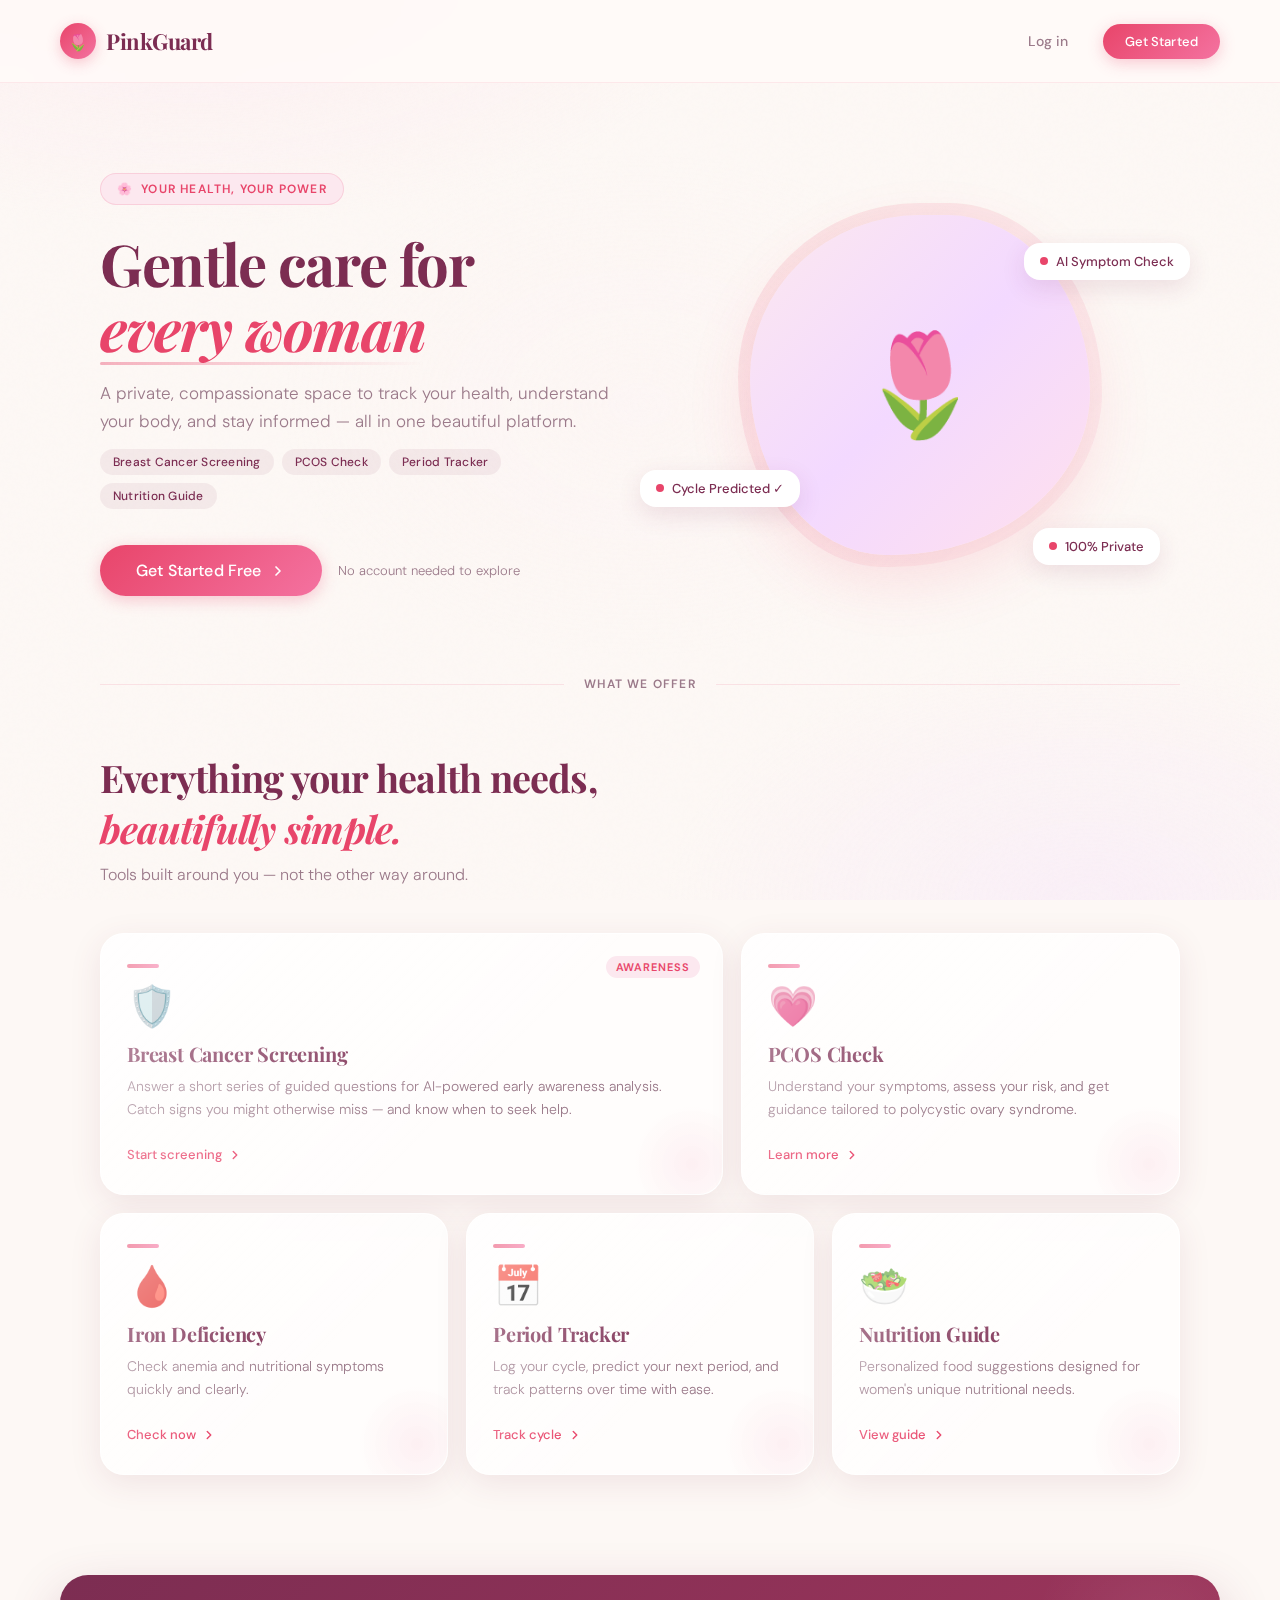
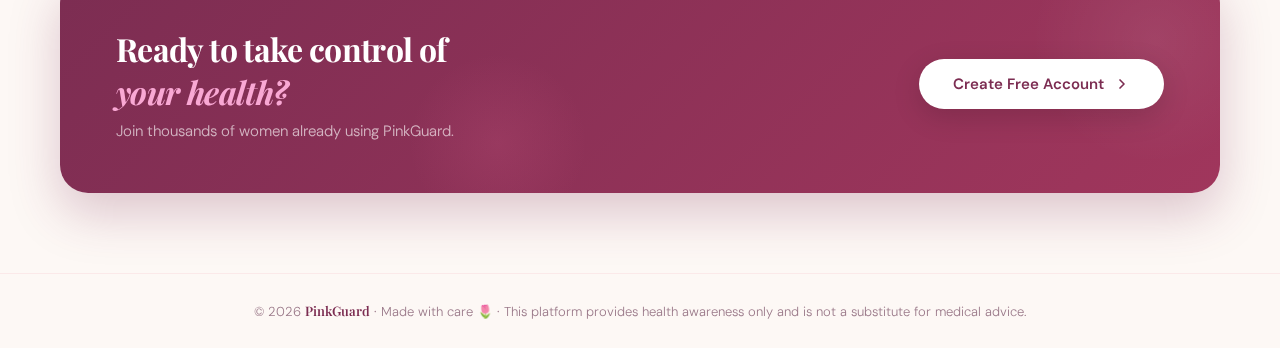
<file: frontend/index.html>
<!doctype html>
<html lang="en">
  <head>
    <meta charset="UTF-8" />
    <meta name="viewport" content="width=device-width, initial-scale=1.0" />
    <title>PinkGuard — Your Women's Health Companion</title>
    <link rel="preconnect" href="https://fonts.googleapis.com" />
    <link rel="preconnect" href="https://fonts.gstatic.com" crossorigin />
    <link
      href="https://fonts.googleapis.com/css2?family=Playfair+Display:ital,wght@0,400;0,700;1,400&family=DM+Sans:wght@300;400;500&display=swap"
      rel="stylesheet"
    />
    <style>
      :root {
        --rose: #e8456a;
        --rose-light: #f472a0;
        --plum: #7c2d52;
        --blush: #fce8ef;
        --cream: #fdf8f5;
        --warm-white: #fffaf8;
        --text: #2a1a22;
        --muted: #9b7a8a;
        --card-bg: rgba(255, 255, 255, 0.72);
        --shadow: 0 8px 32px rgba(124, 45, 82, 0.1);
        --glow: 0 0 40px rgba(232, 69, 106, 0.18);
      }

      * {
        margin: 0;
        padding: 0;
        box-sizing: border-box;
      }

      html {
        scroll-behavior: smooth;
      }

      body {
        font-family: "DM Sans", sans-serif;
        background: var(--cream);
        color: var(--text);
        min-height: 100vh;
        overflow-x: hidden;
      }

      /* ---- Background ---- */
      body::before {
        content: "";
        position: fixed;
        inset: 0;
        background:
          radial-gradient(
            ellipse 80% 55% at 15% -5%,
            #ffe0ed66 0%,
            transparent 55%
          ),
          radial-gradient(
            ellipse 60% 50% at 85% 100%,
            #f3d9ff44 0%,
            transparent 55%
          ),
          radial-gradient(
            ellipse 40% 40% at 50% 45%,
            #fff0f533 0%,
            transparent 70%
          );
        pointer-events: none;
        z-index: 0;
      }

      body::after {
        content: "";
        position: fixed;
        inset: 0;
        background-image: url("data:image/svg+xml,%3Csvg viewBox='0 0 200 200' xmlns='http://www.w3.org/2000/svg'%3E%3Cfilter id='n'%3E%3CfeTurbulence type='fractalNoise' baseFrequency='0.9' numOctaves='4' stitchTiles='stitch'/%3E%3C/filter%3E%3Crect width='100%25' height='100%25' filter='url(%23n)' opacity='0.03'/%3E%3C/svg%3E");
        pointer-events: none;
        z-index: 0;
        opacity: 0.4;
      }

      .page-wrap {
        position: relative;
        z-index: 1;
      }

      /* ======== NAVBAR ======== */
      .navbar {
        display: flex;
        justify-content: space-between;
        align-items: center;
        padding: 22px 60px;
        background: rgba(255, 250, 248, 0.85);
        backdrop-filter: blur(16px);
        -webkit-backdrop-filter: blur(16px);
        border-bottom: 1px solid rgba(232, 69, 106, 0.1);
        position: sticky;
        top: 0;
        z-index: 100;
        animation: slideDown 0.6s ease both;
      }

      .logo {
        display: flex;
        align-items: center;
        gap: 10px;
        font-family: "Playfair Display", serif;
        font-size: 22px;
        font-weight: 700;
        color: var(--plum);
        letter-spacing: -0.02em;
        cursor: pointer;
        text-decoration: none;
      }

      .logo-icon {
        width: 36px;
        height: 36px;
        background: linear-gradient(135deg, var(--rose), var(--rose-light));
        border-radius: 50%;
        display: flex;
        align-items: center;
        justify-content: center;
        font-size: 16px;
        box-shadow: 0 4px 14px rgba(232, 69, 106, 0.3);
        flex-shrink: 0;
      }

      .nav-actions {
        display: flex;
        align-items: center;
        gap: 12px;
      }

      .ghost-btn {
        padding: 9px 22px;
        color: var(--muted);
        font-weight: 500;
        font-size: 14px;
        border-radius: 50px;
        text-decoration: none;
        transition: all 0.2s ease;
        border: 1.5px solid transparent;
        font-family: "DM Sans", sans-serif;
      }

      .ghost-btn:hover {
        color: var(--plum);
        border-color: rgba(124, 45, 82, 0.15);
        background: rgba(124, 45, 82, 0.04);
      }

      .primary-btn {
        display: inline-flex;
        align-items: center;
        gap: 8px;
        background: linear-gradient(135deg, var(--rose), var(--rose-light));
        color: white;
        border-radius: 50px;
        font-size: 14px;
        font-weight: 500;
        font-family: "DM Sans", sans-serif;
        border: none;
        cursor: pointer;
        text-decoration: none;
        transition: all 0.25s ease;
        box-shadow: 0 4px 16px rgba(232, 69, 106, 0.28);
        letter-spacing: 0.01em;
      }

      .primary-btn.small {
        padding: 9px 22px;
        font-size: 13px;
      }
      .primary-btn.large {
        padding: 15px 36px;
        font-size: 16px;
      }

      .primary-btn:hover {
        transform: translateY(-2px);
        box-shadow: 0 8px 28px rgba(232, 69, 106, 0.38);
        opacity: 0.95;
      }

      /* ======== HERO ======== */
      .hero {
        display: grid;
        grid-template-columns: 1fr 1fr;
        gap: 40px;
        align-items: center;
        padding: 90px 60px 80px;
        max-width: 1200px;
        margin: 0 auto;
      }

      .hero-content {
        animation: fadeUp 0.8s 0.1s ease both;
      }

      .hero-badge {
        display: inline-flex;
        align-items: center;
        gap: 8px;
        background: var(--blush);
        color: var(--rose);
        font-size: 12px;
        font-weight: 600;
        letter-spacing: 0.1em;
        text-transform: uppercase;
        padding: 7px 16px;
        border-radius: 50px;
        margin-bottom: 26px;
        border: 1px solid rgba(232, 69, 106, 0.15);
      }

      .hero h1 {
        font-family: "Playfair Display", serif;
        font-size: 58px;
        font-weight: 700;
        line-height: 1.12;
        color: var(--plum);
        letter-spacing: -0.025em;
        margin-bottom: 18px;
      }

      .hero h1 em {
        font-style: italic;
        color: var(--rose);
        position: relative;
      }

      /* Underline decoration on italic */
      .hero h1 em::after {
        content: "";
        position: absolute;
        left: 0;
        bottom: 2px;
        width: 100%;
        height: 3px;
        background: linear-gradient(90deg, var(--rose), transparent);
        border-radius: 2px;
        opacity: 0.4;
      }

      .hero-sub {
        font-size: 17px;
        color: var(--muted);
        font-weight: 300;
        line-height: 1.65;
        margin-bottom: 14px;
      }

      .hero-tags {
        display: flex;
        flex-wrap: wrap;
        gap: 8px;
        margin-bottom: 36px;
      }

      .hero-tag {
        font-size: 12px;
        font-weight: 500;
        color: var(--plum);
        background: rgba(124, 45, 82, 0.07);
        padding: 5px 13px;
        border-radius: 20px;
        letter-spacing: 0.02em;
      }

      .hero-cta {
        display: flex;
        align-items: center;
        gap: 16px;
        flex-wrap: wrap;
      }

      .hero-note {
        font-size: 13px;
        color: var(--muted);
        font-weight: 300;
      }

      /* Hero visual */
      .hero-visual {
        animation: fadeUp 0.8s 0.25s ease both;
        position: relative;
        display: flex;
        justify-content: center;
      }

      .hero-orb {
        width: 340px;
        height: 340px;
        border-radius: 50% 42% 58% 40% / 48% 52% 48% 52%;
        background: linear-gradient(
          135deg,
          #fce8ef 0%,
          #f3d9ff 50%,
          #ffe0ed 100%
        );
        display: flex;
        align-items: center;
        justify-content: center;
        font-size: 100px;
        box-shadow: 0 24px 64px rgba(232, 69, 106, 0.15);
        animation:
          morph 8s ease-in-out infinite,
          float 5s ease-in-out infinite;
        position: relative;
      }

      .hero-orb::after {
        content: "";
        position: absolute;
        inset: -12px;
        border-radius: inherit;
        background: linear-gradient(
          135deg,
          rgba(232, 69, 106, 0.12),
          rgba(244, 114, 160, 0.08)
        );
        z-index: -1;
        animation: morph 8s 1s ease-in-out infinite;
      }

      @keyframes morph {
        0%,
        100% {
          border-radius: 50% 42% 58% 40% / 48% 52% 48% 52%;
        }
        33% {
          border-radius: 60% 40% 44% 56% / 54% 44% 56% 46%;
        }
        66% {
          border-radius: 42% 58% 56% 44% / 40% 60% 42% 58%;
        }
      }

      @keyframes float {
        0%,
        100% {
          transform: translateY(0);
        }
        50% {
          transform: translateY(-14px);
        }
      }

      /* Floating badge on orb */
      .orb-badge {
        position: absolute;
        background: white;
        border-radius: 16px;
        padding: 10px 16px;
        box-shadow: 0 8px 24px rgba(124, 45, 82, 0.12);
        font-size: 13px;
        font-weight: 500;
        color: var(--plum);
        display: flex;
        align-items: center;
        gap: 8px;
        animation: float 4s ease-in-out infinite;
        white-space: nowrap;
      }

      .orb-badge.b1 {
        top: 28px;
        right: -10px;
        animation-delay: 0s;
      }
      .orb-badge.b2 {
        bottom: 48px;
        left: -20px;
        animation-delay: 1.5s;
      }
      .orb-badge.b3 {
        bottom: -10px;
        right: 20px;
        animation-delay: 0.8s;
      }

      .orb-badge-dot {
        width: 8px;
        height: 8px;
        background: var(--rose);
        border-radius: 50%;
        flex-shrink: 0;
      }

      /* ======== DIVIDER ======== */
      .divider {
        max-width: 1200px;
        margin: 0 auto 0;
        padding: 0 60px;
        display: flex;
        align-items: center;
        gap: 20px;
        animation: fadeUp 0.7s 0.3s ease both;
      }

      .divider-line {
        flex: 1;
        height: 1px;
        background: rgba(232, 69, 106, 0.12);
      }
      .divider-text {
        font-size: 12px;
        letter-spacing: 0.1em;
        text-transform: uppercase;
        color: var(--muted);
        font-weight: 600;
      }

      /* ======== FEATURES ======== */
      .features-section {
        max-width: 1200px;
        margin: 0 auto;
        padding: 60px 60px 100px;
      }

      .features-header {
        margin-bottom: 48px;
        animation: fadeUp 0.7s 0.35s ease both;
      }

      .features-header h2 {
        font-family: "Playfair Display", serif;
        font-size: 38px;
        color: var(--plum);
        letter-spacing: -0.02em;
        margin-bottom: 10px;
      }

      .features-header p {
        font-size: 16px;
        color: var(--muted);
        font-weight: 300;
      }

      .features-grid {
        display: grid;
        grid-template-columns: repeat(12, 1fr);
        gap: 18px;
      }

      .feature-card {
        background: var(--card-bg);
        border-radius: 24px;
        padding: 30px 26px;
        border: 1px solid rgba(255, 255, 255, 0.9);
        box-shadow: var(--shadow);
        backdrop-filter: blur(14px);
        transition:
          transform 0.3s ease,
          box-shadow 0.3s ease;
        position: relative;
        overflow: hidden;
        animation: fadeUp 0.7s ease both;
      }

      .feature-card::before {
        content: "";
        position: absolute;
        inset: 0;
        border-radius: 24px;
        background: linear-gradient(
          135deg,
          rgba(255, 255, 255, 0.55) 0%,
          transparent 60%
        );
        pointer-events: none;
      }

      .feature-card:hover {
        transform: translateY(-6px);
        box-shadow:
          0 20px 48px rgba(124, 45, 82, 0.14),
          var(--glow);
      }

      .feature-card:nth-child(1) {
        grid-column: span 7;
        animation-delay: 0.4s;
      }
      .feature-card:nth-child(2) {
        grid-column: span 5;
        animation-delay: 0.48s;
      }
      .feature-card:nth-child(3) {
        grid-column: span 4;
        animation-delay: 0.56s;
      }
      .feature-card:nth-child(4) {
        grid-column: span 4;
        animation-delay: 0.64s;
      }
      .feature-card:nth-child(5) {
        grid-column: span 4;
        animation-delay: 0.72s;
      }

      .card-accent-bar {
        width: 32px;
        height: 4px;
        border-radius: 2px;
        background: linear-gradient(90deg, var(--rose), var(--rose-light));
        margin-bottom: 18px;
      }

      .feature-icon {
        font-size: 40px;
        margin-bottom: 14px;
        display: block;
        line-height: 1;
      }

      .feature-card h3 {
        font-family: "Playfair Display", serif;
        font-size: 20px;
        font-weight: 700;
        color: var(--plum);
        margin-bottom: 8px;
        letter-spacing: -0.01em;
      }

      .feature-card p {
        font-size: 14px;
        color: var(--muted);
        line-height: 1.65;
        font-weight: 300;
        margin-bottom: 22px;
      }

      .feature-tag {
        display: inline-block;
        font-size: 11px;
        font-weight: 600;
        letter-spacing: 0.08em;
        text-transform: uppercase;
        padding: 4px 10px;
        border-radius: 20px;
        background: var(--blush);
        color: var(--rose);
        position: absolute;
        top: 22px;
        right: 22px;
      }

      .card-blob {
        position: absolute;
        right: -30px;
        bottom: -30px;
        width: 120px;
        height: 120px;
        background: radial-gradient(
          circle,
          rgba(232, 69, 106, 0.07) 0%,
          transparent 70%
        );
        border-radius: 50%;
        pointer-events: none;
      }

      .learn-link {
        display: inline-flex;
        align-items: center;
        gap: 6px;
        font-size: 13px;
        font-weight: 500;
        color: var(--rose);
        text-decoration: none;
        transition: gap 0.2s ease;
      }

      .learn-link:hover {
        gap: 10px;
      }

      .learn-link svg {
        width: 14px;
        height: 14px;
        stroke: var(--rose);
        fill: none;
        stroke-width: 2.5;
        stroke-linecap: round;
        stroke-linejoin: round;
      }

      /* ======== CTA STRIP ======== */
      .cta-strip {
        margin: 0 60px 80px;
        padding: 52px 56px;
        background: linear-gradient(135deg, var(--plum), #a0365c);
        border-radius: 28px;
        display: flex;
        align-items: center;
        justify-content: space-between;
        gap: 30px;
        position: relative;
        overflow: hidden;
        animation: fadeUp 0.7s 0.7s ease both;
        box-shadow: 0 20px 50px rgba(124, 45, 82, 0.25);
      }

      .cta-strip::before {
        content: "";
        position: absolute;
        top: -60px;
        right: -60px;
        width: 250px;
        height: 250px;
        background: radial-gradient(
          circle,
          rgba(255, 255, 255, 0.07) 0%,
          transparent 70%
        );
        border-radius: 50%;
      }

      .cta-strip::after {
        content: "";
        position: absolute;
        bottom: -40px;
        left: 30%;
        width: 180px;
        height: 180px;
        background: radial-gradient(
          circle,
          rgba(244, 114, 160, 0.12) 0%,
          transparent 70%
        );
        border-radius: 50%;
      }

      .cta-text h2 {
        font-family: "Playfair Display", serif;
        font-size: 32px;
        color: white;
        letter-spacing: -0.02em;
        margin-bottom: 8px;
      }

      .cta-text h2 em {
        font-style: italic;
        color: #f9a8d4;
      }

      .cta-text p {
        font-size: 15px;
        color: rgba(255, 255, 255, 0.65);
        font-weight: 300;
      }

      .cta-btn {
        display: inline-flex;
        align-items: center;
        gap: 10px;
        padding: 15px 34px;
        background: white;
        color: var(--plum);
        border-radius: 50px;
        font-size: 15px;
        font-weight: 600;
        font-family: "DM Sans", sans-serif;
        text-decoration: none;
        transition: all 0.25s ease;
        box-shadow: 0 8px 28px rgba(0, 0, 0, 0.15);
        white-space: nowrap;
        flex-shrink: 0;
        position: relative;
        z-index: 1;
      }

      .cta-btn:hover {
        transform: translateY(-2px);
        box-shadow: 0 14px 36px rgba(0, 0, 0, 0.2);
      }

      .cta-btn svg {
        width: 16px;
        height: 16px;
        stroke: var(--plum);
        fill: none;
        stroke-width: 2.5;
        stroke-linecap: round;
        stroke-linejoin: round;
      }

      /* ======== FOOTER ======== */
      .footer {
        text-align: center;
        padding: 28px;
        font-size: 13px;
        color: var(--muted);
        border-top: 1px solid rgba(232, 69, 106, 0.08);
        font-weight: 300;
      }

      .footer strong {
        font-weight: 600;
        color: var(--plum);
        font-family: "Playfair Display", serif;
      }

      /* ======== ANIMATIONS ======== */
      @keyframes fadeUp {
        from {
          opacity: 0;
          transform: translateY(24px);
        }
        to {
          opacity: 1;
          transform: translateY(0);
        }
      }

      @keyframes slideDown {
        from {
          opacity: 0;
          transform: translateY(-16px);
        }
        to {
          opacity: 1;
          transform: translateY(0);
        }
      }

      /* ======== RESPONSIVE ======== */
      @media (max-width: 1024px) {
        .hero {
          grid-template-columns: 1fr;
          padding: 60px 32px 50px;
          text-align: center;
        }
        .hero-cta {
          justify-content: center;
        }
        .hero-tags {
          justify-content: center;
        }
        .hero-visual {
          display: none;
        }
        .navbar {
          padding: 18px 32px;
        }
        .features-section {
          padding: 50px 32px 70px;
        }
        .divider {
          padding: 0 32px;
        }
        .cta-strip {
          margin: 0 32px 60px;
          padding: 40px 36px;
          flex-direction: column;
          text-align: center;
        }
      }

      @media (max-width: 768px) {
        .hero h1 {
          font-size: 38px;
        }
        .feature-card:nth-child(n) {
          grid-column: span 12;
        }
        .features-grid {
          grid-template-columns: 1fr;
        }
        .cta-strip {
          margin: 0 20px 50px;
        }
        .features-section {
          padding: 40px 20px 60px;
        }
      }
    </style>
  </head>

  <body>
    <div class="page-wrap">
      <!-- NAVBAR -->
      <nav class="navbar">
        <a href="index.html" class="logo" onclick="goDashboard()">
          <div class="logo-icon">🌷</div>
          PinkGuard
        </a>
        <div class="nav-actions">
          <a href="login.html" class="ghost-btn">Log in</a>
          <a href="signup.html" class="primary-btn small">Get Started</a>
        </div>
      </nav>

      <!-- HERO -->
      <section class="hero">
        <div class="hero-content">
          <div class="hero-badge"><span>🌸</span> Your Health, Your Power</div>
          <h1>
            Gentle care for<br />
            <em>every woman</em>
          </h1>
          <p class="hero-sub">
            A private, compassionate space to track your health, understand your
            body, and stay informed — all in one beautiful platform.
          </p>
          <div class="hero-tags">
            <span class="hero-tag">Breast Cancer Screening</span>
            <span class="hero-tag">PCOS Check</span>
            <span class="hero-tag">Period Tracker</span>
            <span class="hero-tag">Nutrition Guide</span>
          </div>
          <div class="hero-cta">
            <a href="signup.html" class="primary-btn large">
              Get Started Free
              <svg
                viewBox="0 0 24 24"
                style="
                  width: 16px;
                  height: 16px;
                  stroke: white;
                  fill: none;
                  stroke-width: 2.5;
                  stroke-linecap: round;
                  stroke-linejoin: round;
                "
              >
                <polyline points="9 18 15 12 9 6" />
              </svg>
            </a>
            <span class="hero-note">No account needed to explore</span>
          </div>
        </div>

        <div class="hero-visual">
          <div class="hero-orb">🌷</div>
          <div class="orb-badge b1">
            <div class="orb-badge-dot"></div>
            AI Symptom Check
          </div>
          <div class="orb-badge b2">
            <div class="orb-badge-dot"></div>
            Cycle Predicted ✓
          </div>
          <div class="orb-badge b3">
            <div class="orb-badge-dot"></div>
            100% Private
          </div>
        </div>
      </section>

      <!-- DIVIDER -->
      <div class="divider">
        <div class="divider-line"></div>
        <div class="divider-text">What we offer</div>
        <div class="divider-line"></div>
      </div>

      <!-- FEATURES -->
      <section class="features-section">
        <div class="features-header">
          <h2>
            Everything your health needs,<br /><em
              style="color: var(--rose); font-style: italic"
              >beautifully simple.</em
            >
          </h2>
          <p>Tools built around you — not the other way around.</p>
        </div>

        <div class="features-grid">
          <!-- Breast Cancer — wide -->
          <div class="feature-card">
            <span class="feature-tag">Awareness</span>
            <div class="card-blob"></div>
            <div class="card-accent-bar"></div>
            <span class="feature-icon">🛡️</span>
            <h3>Breast Cancer Screening</h3>
            <p>
              Answer a short series of guided questions for AI-powered early
              awareness analysis. Catch signs you might otherwise miss — and
              know when to seek help.
            </p>
            <a href="signup.html" class="learn-link">
              Start screening
              <svg viewBox="0 0 24 24">
                <polyline points="9 18 15 12 9 6" />
              </svg>
            </a>
          </div>

          <!-- PCOS — narrow -->
          <div class="feature-card">
            <div class="card-blob"></div>
            <div class="card-accent-bar"></div>
            <span class="feature-icon">💗</span>
            <h3>PCOS Check</h3>
            <p>
              Understand your symptoms, assess your risk, and get guidance
              tailored to polycystic ovary syndrome.
            </p>
            <a href="signup.html" class="learn-link">
              Learn more
              <svg viewBox="0 0 24 24">
                <polyline points="9 18 15 12 9 6" />
              </svg>
            </a>
          </div>

          <!-- Iron Deficiency -->
          <div class="feature-card">
            <div class="card-blob"></div>
            <div class="card-accent-bar"></div>
            <span class="feature-icon">🩸</span>
            <h3>Iron Deficiency</h3>
            <p>Check anemia and nutritional symptoms quickly and clearly.</p>
            <a href="signup.html" class="learn-link">
              Check now
              <svg viewBox="0 0 24 24">
                <polyline points="9 18 15 12 9 6" />
              </svg>
            </a>
          </div>

          <!-- Period Tracker -->
          <div class="feature-card">
            <div class="card-blob"></div>
            <div class="card-accent-bar"></div>
            <span class="feature-icon">📅</span>
            <h3>Period Tracker</h3>
            <p>
              Log your cycle, predict your next period, and track patterns over
              time with ease.
            </p>
            <a href="signup.html" class="learn-link">
              Track cycle
              <svg viewBox="0 0 24 24">
                <polyline points="9 18 15 12 9 6" />
              </svg>
            </a>
          </div>

          <!-- Nutrition -->
          <div class="feature-card">
            <div class="card-blob"></div>
            <div class="card-accent-bar"></div>
            <span class="feature-icon">🥗</span>
            <h3>Nutrition Guide</h3>
            <p>
              Personalized food suggestions designed for women's unique
              nutritional needs.
            </p>
            <a href="signup.html" class="learn-link">
              View guide
              <svg viewBox="0 0 24 24">
                <polyline points="9 18 15 12 9 6" />
              </svg>
            </a>
          </div>
        </div>
      </section>

      <!-- CTA STRIP -->
      <div class="cta-strip">
        <div class="cta-text">
          <h2>Ready to take control of<br /><em>your health?</em></h2>
          <p>Join thousands of women already using PinkGuard.</p>
        </div>
        <a href="signup.html" class="cta-btn">
          Create Free Account
          <svg viewBox="0 0 24 24"><polyline points="9 18 15 12 9 6" /></svg>
        </a>
      </div>

      <!-- FOOTER -->
      <footer class="footer">
        © 2026 <strong>PinkGuard</strong> · Made with care 🌷 · This platform
        provides health awareness only and is not a substitute for medical
        advice.
      </footer>
    </div>

    <script src="script.js"></script>
  </body>
</html>
</file>
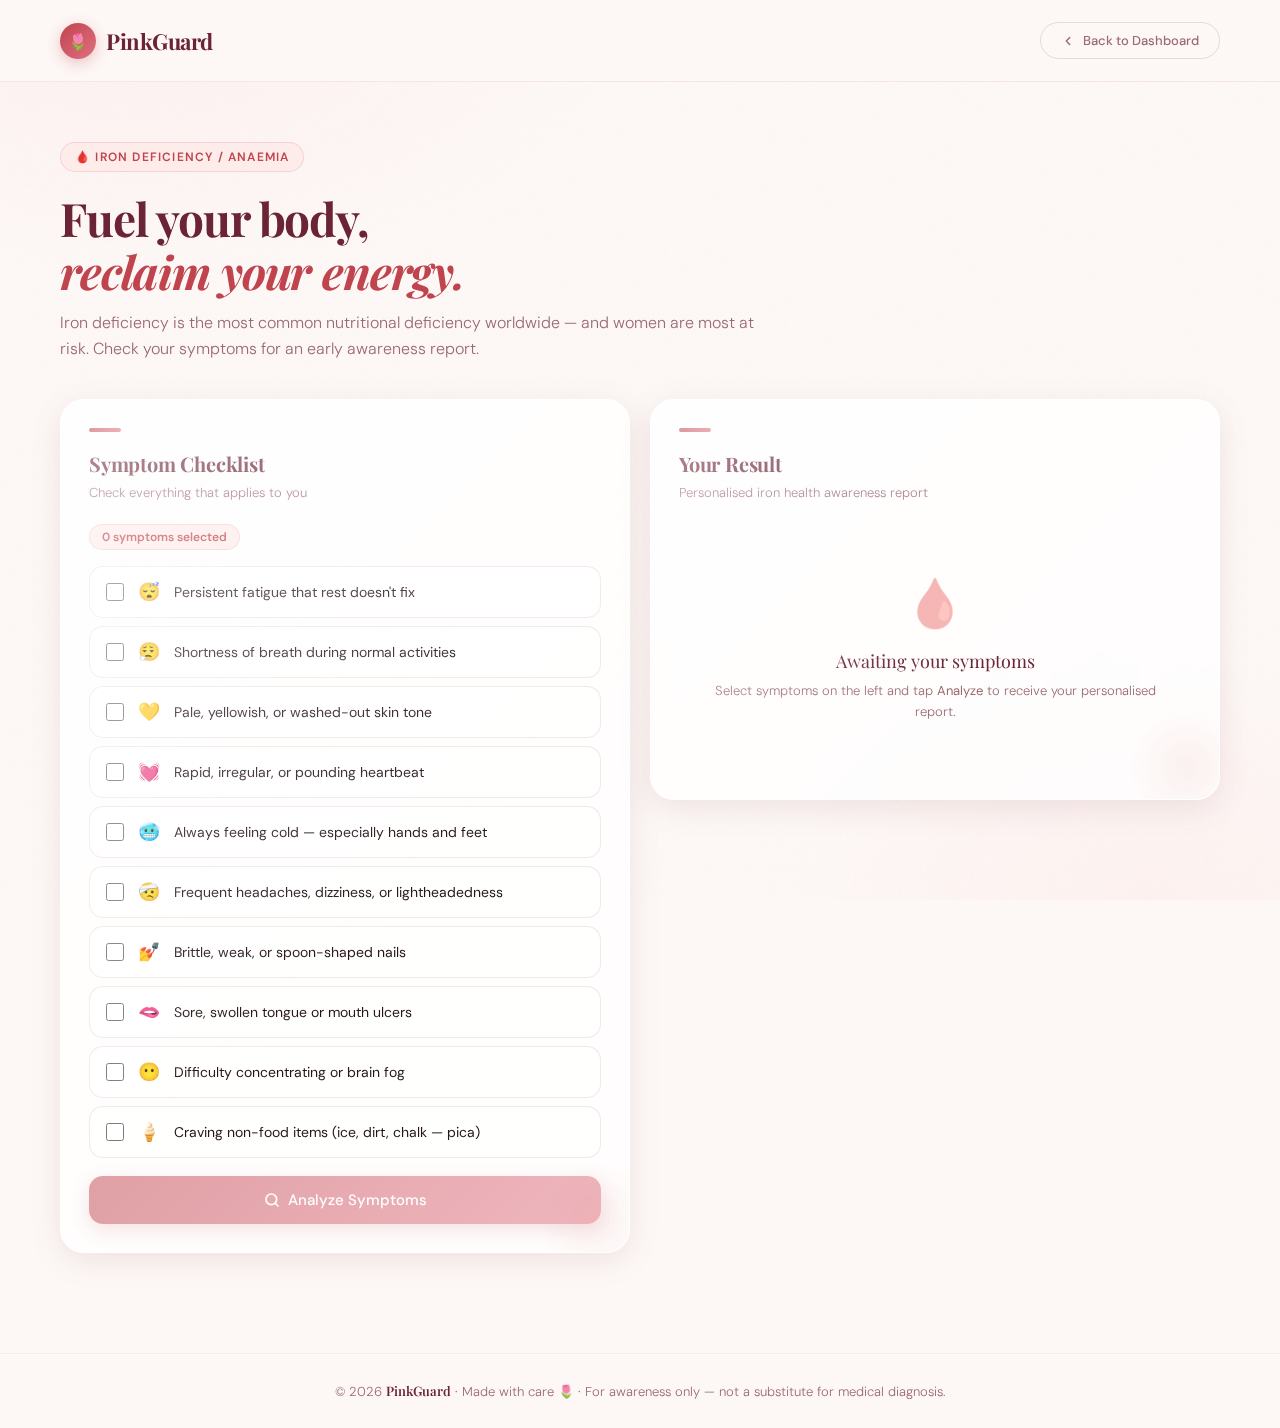
<file: frontend/anemia.html>
<!doctype html>
<html lang="en">
  <head>
    <meta charset="UTF-8" />
    <meta name="viewport" content="width=device-width, initial-scale=1.0" />
    <title>Iron Deficiency / Anaemia Check — PinkGuard</title>
    <link rel="preconnect" href="https://fonts.googleapis.com" />
    <link rel="preconnect" href="https://fonts.gstatic.com" crossorigin />
    <link
      href="https://fonts.googleapis.com/css2?family=Playfair+Display:ital,wght@0,400;0,700;1,400&family=DM+Sans:wght@300;400;500&display=swap"
      rel="stylesheet"
    />
    <style>
      :root {
        --rose: #c0444e;
        --rose-light: #e07080;
        --plum: #6b2435;
        --blush: #fdecea;
        --cream: #fdf8f6;
        --text: #251418;
        --muted: #9b6a72;
        --card-bg: rgba(255, 255, 255, 0.75);
        --shadow: 0 8px 32px rgba(107, 36, 53, 0.1);
      }
      * {
        margin: 0;
        padding: 0;
        box-sizing: border-box;
      }
      body {
        font-family: "DM Sans", sans-serif;
        background: var(--cream);
        color: var(--text);
        min-height: 100vh;
        overflow-x: hidden;
      }
      body::before {
        content: "";
        position: fixed;
        inset: 0;
        background:
          radial-gradient(
            ellipse 70% 55% at 10% 0%,
            #ffe0e455 0%,
            transparent 55%
          ),
          radial-gradient(
            ellipse 55% 50% at 90% 100%,
            #ffd9d933 0%,
            transparent 55%
          );
        pointer-events: none;
        z-index: 0;
      }
      body::after {
        content: "";
        position: fixed;
        inset: 0;
        background-image: url("data:image/svg+xml,%3Csvg viewBox='0 0 200 200' xmlns='http://www.w3.org/2000/svg'%3E%3Cfilter id='n'%3E%3CfeTurbulence type='fractalNoise' baseFrequency='0.9' numOctaves='4' stitchTiles='stitch'/%3E%3C/filter%3E%3Crect width='100%25' height='100%25' filter='url(%23n)' opacity='0.03'/%3E%3C/svg%3E");
        pointer-events: none;
        z-index: 0;
        opacity: 0.4;
      }
      .page-wrap {
        position: relative;
        z-index: 1;
      }

      /* NAVBAR */
      .navbar {
        display: flex;
        justify-content: space-between;
        align-items: center;
        padding: 22px 60px;
        background: rgba(253, 248, 246, 0.85);
        backdrop-filter: blur(16px);
        border-bottom: 1px solid rgba(192, 68, 78, 0.1);
        position: sticky;
        top: 0;
        z-index: 100;
        animation: slideDown 0.6s ease both;
      }
      .logo {
        display: flex;
        align-items: center;
        gap: 10px;
        font-family: "Playfair Display", serif;
        font-size: 22px;
        font-weight: 700;
        color: var(--plum);
        letter-spacing: -0.02em;
        text-decoration: none;
      }
      .logo-icon {
        width: 36px;
        height: 36px;
        background: linear-gradient(135deg, var(--rose), var(--rose-light));
        border-radius: 50%;
        display: flex;
        align-items: center;
        justify-content: center;
        font-size: 16px;
        box-shadow: 0 4px 14px rgba(192, 68, 78, 0.3);
        flex-shrink: 0;
      }
      .back-btn {
        display: inline-flex;
        align-items: center;
        gap: 8px;
        padding: 9px 20px;
        background: transparent;
        border: 1.5px solid rgba(107, 36, 53, 0.15);
        color: var(--muted);
        border-radius: 50px;
        font-size: 13px;
        font-weight: 500;
        font-family: "DM Sans", sans-serif;
        cursor: pointer;
        transition: all 0.2s ease;
      }
      .back-btn:hover {
        border-color: var(--rose);
        color: var(--rose);
        background: var(--blush);
      }
      .back-btn svg {
        width: 14px;
        height: 14px;
        stroke: currentColor;
        fill: none;
        stroke-width: 2.5;
        stroke-linecap: round;
        stroke-linejoin: round;
      }

      /* HERO */
      .hero {
        padding: 60px 60px 0;
        max-width: 820px;
        animation: fadeUp 0.7s 0.05s ease both;
      }
      .hero-badge {
        display: inline-flex;
        align-items: center;
        gap: 8px;
        background: var(--blush);
        color: var(--rose);
        font-size: 12px;
        font-weight: 600;
        letter-spacing: 0.1em;
        text-transform: uppercase;
        padding: 6px 14px;
        border-radius: 50px;
        margin-bottom: 20px;
        border: 1px solid rgba(192, 68, 78, 0.15);
      }
      .hero h1 {
        font-family: "Playfair Display", serif;
        font-size: 46px;
        font-weight: 700;
        color: var(--plum);
        letter-spacing: -0.025em;
        line-height: 1.15;
        margin-bottom: 12px;
      }
      .hero h1 em {
        font-style: italic;
        color: var(--rose);
      }
      .hero p {
        font-size: 16px;
        color: var(--muted);
        font-weight: 300;
        line-height: 1.65;
      }

      /* LAYOUT */
      .content {
        display: grid;
        grid-template-columns: 1fr 1fr;
        gap: 20px;
        padding: 36px 60px 100px;
        align-items: start;
      }

      /* PANEL */
      .panel {
        background: var(--card-bg);
        border-radius: 24px;
        padding: 28px;
        border: 1px solid rgba(255, 255, 255, 0.9);
        box-shadow: var(--shadow);
        backdrop-filter: blur(14px);
        position: relative;
        overflow: hidden;
        animation: fadeUp 0.7s ease both;
      }
      .panel::before {
        content: "";
        position: absolute;
        inset: 0;
        border-radius: 24px;
        background: linear-gradient(
          135deg,
          rgba(255, 255, 255, 0.5) 0%,
          transparent 60%
        );
        pointer-events: none;
      }
      .card-blob {
        position: absolute;
        right: -28px;
        bottom: -28px;
        width: 120px;
        height: 120px;
        background: radial-gradient(
          circle,
          rgba(192, 68, 78, 0.07) 0%,
          transparent 70%
        );
        border-radius: 50%;
        pointer-events: none;
      }
      .card-accent-bar {
        width: 32px;
        height: 4px;
        border-radius: 2px;
        background: linear-gradient(90deg, var(--rose), var(--rose-light));
        margin-bottom: 18px;
      }
      .panel-title {
        font-family: "Playfair Display", serif;
        font-size: 20px;
        font-weight: 700;
        color: var(--plum);
        letter-spacing: -0.01em;
        margin-bottom: 6px;
      }
      .panel-sub {
        font-size: 13px;
        color: var(--muted);
        font-weight: 300;
        margin-bottom: 22px;
        line-height: 1.5;
      }

      /* SYMPTOMS */
      .count-badge {
        display: inline-flex;
        align-items: center;
        gap: 6px;
        font-size: 12px;
        font-weight: 600;
        background: var(--blush);
        color: var(--rose);
        padding: 4px 12px;
        border-radius: 20px;
        border: 1px solid rgba(192, 68, 78, 0.15);
        margin-bottom: 16px;
      }
      .symptom-grid {
        display: flex;
        flex-direction: column;
        gap: 8px;
      }
      .symptom-item {
        display: flex;
        align-items: center;
        gap: 14px;
        padding: 13px 16px;
        border-radius: 14px;
        border: 1.5px solid rgba(107, 36, 53, 0.1);
        background: rgba(255, 255, 255, 0.6);
        cursor: pointer;
        transition: all 0.2s ease;
      }
      .symptom-item:hover {
        border-color: rgba(192, 68, 78, 0.3);
        background: var(--blush);
      }
      .symptom-item.selected {
        border-color: var(--rose);
        background: linear-gradient(135deg, #fff0f0, var(--blush));
        box-shadow: 0 0 0 3px rgba(192, 68, 78, 0.08);
      }
      .symptom-item input[type="checkbox"] {
        width: 18px;
        height: 18px;
        padding: 0;
        accent-color: var(--rose);
        flex-shrink: 0;
        cursor: pointer;
      }
      .symptom-emoji {
        font-size: 18px;
        flex-shrink: 0;
      }
      .symptom-text {
        font-size: 14px;
        font-weight: 400;
        color: var(--text);
        line-height: 1.3;
      }
      .symptom-item.selected .symptom-text {
        color: var(--plum);
        font-weight: 500;
      }

      .analyze-btn {
        width: 100%;
        padding: 14px;
        background: linear-gradient(135deg, var(--rose), var(--rose-light));
        color: white;
        border: none;
        border-radius: 14px;
        font-size: 15px;
        font-weight: 500;
        font-family: "DM Sans", sans-serif;
        cursor: pointer;
        transition: all 0.25s ease;
        box-shadow: 0 6px 20px rgba(192, 68, 78, 0.3);
        display: flex;
        align-items: center;
        justify-content: center;
        gap: 8px;
        margin-top: 18px;
      }
      .analyze-btn:hover {
        transform: translateY(-2px);
        box-shadow: 0 10px 28px rgba(192, 68, 78, 0.4);
      }
      .analyze-btn:disabled {
        opacity: 0.5;
        cursor: not-allowed;
        transform: none;
      }
      .analyze-btn svg {
        width: 16px;
        height: 16px;
        stroke: white;
        fill: none;
        stroke-width: 2.5;
        stroke-linecap: round;
        stroke-linejoin: round;
      }

      /* RESULT */
      .result-panel {
        animation-delay: 0.2s;
      }
      .empty-state {
        display: flex;
        flex-direction: column;
        align-items: center;
        justify-content: center;
        padding: 48px 20px;
        text-align: center;
      }
      .empty-icon {
        font-size: 48px;
        margin-bottom: 14px;
        opacity: 0.35;
      }
      .empty-title {
        font-family: "Playfair Display", serif;
        font-size: 18px;
        color: var(--plum);
        margin-bottom: 8px;
      }
      .empty-text {
        font-size: 13px;
        color: var(--muted);
        font-weight: 300;
        line-height: 1.6;
      }

      .risk-meter {
        margin-bottom: 20px;
      }
      .risk-label-row {
        display: flex;
        justify-content: space-between;
        align-items: center;
        margin-bottom: 10px;
      }
      .risk-level-text {
        font-family: "Playfair Display", serif;
        font-size: 22px;
        font-weight: 700;
        color: var(--plum);
      }
      .risk-pill {
        font-size: 12px;
        font-weight: 600;
        padding: 4px 14px;
        border-radius: 20px;
        letter-spacing: 0.06em;
        text-transform: uppercase;
      }
      .risk-low {
        background: #e8f5e9;
        color: #2e7d32;
        border: 1px solid rgba(46, 125, 50, 0.2);
      }
      .risk-moderate {
        background: #fff3e0;
        color: #e65100;
        border: 1px solid rgba(230, 81, 0, 0.2);
      }
      .risk-high {
        background: var(--blush);
        color: var(--rose);
        border: 1px solid rgba(192, 68, 78, 0.2);
      }
      .risk-bar-track {
        height: 8px;
        background: rgba(107, 36, 53, 0.1);
        border-radius: 4px;
        overflow: hidden;
      }
      .risk-bar-fill {
        height: 100%;
        border-radius: 4px;
        transition: width 1s ease;
        width: 0%;
      }
      .risk-bar-low {
        background: linear-gradient(90deg, #66bb6a, #43a047);
      }
      .risk-bar-moderate {
        background: linear-gradient(90deg, #ffa726, #ef6c00);
      }
      .risk-bar-high {
        background: linear-gradient(90deg, var(--rose), var(--rose-light));
      }

      .support-box {
        border-radius: 16px;
        padding: 18px;
        margin-bottom: 18px;
        border: 1px solid;
      }
      .support-box.low {
        background: #f0fdf4;
        border-color: rgba(46, 125, 50, 0.15);
      }
      .support-box.moderate {
        background: #fffbf0;
        border-color: rgba(230, 81, 0, 0.15);
      }
      .support-box.high {
        background: #fff5f5;
        border-color: rgba(192, 68, 78, 0.15);
      }
      .support-icon {
        font-size: 28px;
        margin-bottom: 10px;
        display: block;
      }
      .support-title {
        font-family: "Playfair Display", serif;
        font-size: 16px;
        font-weight: 700;
        margin-bottom: 8px;
      }
      .support-box.low .support-title {
        color: #2e7d32;
      }
      .support-box.moderate .support-title {
        color: #e65100;
      }
      .support-box.high .support-title {
        color: var(--rose);
      }
      .support-text {
        font-size: 13px;
        line-height: 1.75;
        font-weight: 300;
        color: #444;
      }

      .steps-title {
        display: flex;
        align-items: center;
        gap: 8px;
        font-size: 14px;
        font-weight: 600;
        color: var(--plum);
        margin-bottom: 12px;
      }
      .steps-list {
        list-style: none;
        display: flex;
        flex-direction: column;
        gap: 8px;
        margin-bottom: 18px;
      }
      .step-item {
        display: flex;
        align-items: flex-start;
        gap: 12px;
        padding: 12px 14px;
        background: rgba(255, 255, 255, 0.7);
        border-radius: 12px;
        font-size: 13px;
        color: var(--text);
        line-height: 1.5;
        border: 1px solid rgba(192, 68, 78, 0.07);
        animation: fadeUp 0.4s ease both;
      }
      .step-num {
        width: 22px;
        height: 22px;
        background: linear-gradient(135deg, var(--rose), var(--rose-light));
        color: white;
        border-radius: 50%;
        display: flex;
        align-items: center;
        justify-content: center;
        font-size: 11px;
        font-weight: 700;
        flex-shrink: 0;
        margin-top: 1px;
      }

      .food-section-title {
        display: flex;
        align-items: center;
        gap: 8px;
        font-size: 14px;
        font-weight: 600;
        color: var(--plum);
        margin-bottom: 12px;
      }
      .food-list {
        list-style: none;
        display: flex;
        flex-direction: column;
        gap: 8px;
        margin-bottom: 18px;
      }
      .food-item {
        display: flex;
        align-items: center;
        gap: 12px;
        padding: 11px 14px;
        background: rgba(255, 255, 255, 0.65);
        border-radius: 12px;
        font-size: 13px;
        color: var(--text);
        border: 1px solid rgba(192, 68, 78, 0.07);
        animation: fadeUp 0.4s ease both;
      }
      .food-item-icon {
        font-size: 18px;
        flex-shrink: 0;
      }

      .disclaimer-chip {
        display: flex;
        align-items: flex-start;
        gap: 10px;
        padding: 12px 14px;
        background: rgba(255, 243, 205, 0.7);
        border: 1px solid rgba(255, 193, 7, 0.25);
        border-radius: 12px;
        font-size: 12px;
        color: #6d4c00;
        line-height: 1.5;
        margin-bottom: 18px;
      }
      .reset-btn {
        width: 100%;
        padding: 12px;
        background: transparent;
        border: 1.5px solid rgba(107, 36, 53, 0.15);
        color: var(--plum);
        border-radius: 14px;
        font-size: 14px;
        font-weight: 500;
        font-family: "DM Sans", sans-serif;
        cursor: pointer;
        transition: all 0.25s ease;
        display: flex;
        align-items: center;
        justify-content: center;
        gap: 8px;
      }
      .reset-btn:hover {
        border-color: var(--rose);
        color: var(--rose);
        background: var(--blush);
      }

      .footer {
        text-align: center;
        padding: 28px;
        font-size: 13px;
        color: var(--muted);
        border-top: 1px solid rgba(192, 68, 78, 0.08);
        font-weight: 300;
      }
      .footer strong {
        font-weight: 600;
        color: var(--plum);
        font-family: "Playfair Display", serif;
      }

      @keyframes fadeUp {
        from {
          opacity: 0;
          transform: translateY(22px);
        }
        to {
          opacity: 1;
          transform: translateY(0);
        }
      }
      @keyframes slideDown {
        from {
          opacity: 0;
          transform: translateY(-16px);
        }
        to {
          opacity: 1;
          transform: translateY(0);
        }
      }
      @keyframes resultReveal {
        from {
          opacity: 0;
          transform: translateY(12px) scale(0.98);
        }
        to {
          opacity: 1;
          transform: translateY(0) scale(1);
        }
      }

      @media (max-width: 900px) {
        .navbar {
          padding: 18px 24px;
        }
        .hero {
          padding: 44px 24px 0;
        }
        .hero h1 {
          font-size: 32px;
        }
        .content {
          grid-template-columns: 1fr;
          padding: 28px 24px 70px;
        }
      }
    </style>
  </head>
  <body>
    <div class="page-wrap">
      <nav class="navbar">
        <a href="index.html" class="logo"
          ><div class="logo-icon">🌷</div>
          PinkGuard</a
        >
        <button
          class="back-btn"
          onclick="window.location.href = 'dashboard.html'"
        >
          <svg viewBox="0 0 24 24"><polyline points="15 18 9 12 15 6" /></svg
          >Back to Dashboard
        </button>
      </nav>

      <header class="hero">
        <div class="hero-badge">🩸 Iron Deficiency / Anaemia</div>
        <h1>Fuel your body,<br /><em>reclaim your energy.</em></h1>
        <p>
          Iron deficiency is the most common nutritional deficiency worldwide —
          and women are most at risk. Check your symptoms for an early awareness
          report.
        </p>
      </header>

      <main class="content">
        <div class="panel" style="animation-delay: 0.1s">
          <div class="card-blob"></div>
          <div class="card-accent-bar"></div>
          <div class="panel-title">Symptom Checklist</div>
          <div class="panel-sub">Check everything that applies to you</div>
          <div class="count-badge" id="countBadge">0 symptoms selected</div>
          <div class="symptom-grid" id="symptomList"></div>
          <button
            class="analyze-btn"
            id="analyzeBtn"
            onclick="analyze()"
            disabled
          >
            <svg viewBox="0 0 24 24">
              <circle cx="11" cy="11" r="8" />
              <line x1="21" y1="21" x2="16.65" y2="16.65" />
            </svg>
            Analyze Symptoms
          </button>
        </div>

        <div class="panel result-panel" style="animation-delay: 0.2s">
          <div class="card-blob"></div>
          <div class="card-accent-bar"></div>
          <div class="panel-title">Your Result</div>
          <div class="panel-sub">Personalised iron health awareness report</div>
          <div id="resultContent">
            <div class="empty-state">
              <div class="empty-icon">🩸</div>
              <div class="empty-title">Awaiting your symptoms</div>
              <div class="empty-text">
                Select symptoms on the left and tap <strong>Analyze</strong> to
                receive your personalised report.
              </div>
            </div>
          </div>
        </div>
      </main>

      <footer class="footer">
        © 2026 <strong>PinkGuard</strong> · Made with care 🌷 · For awareness
        only — not a substitute for medical diagnosis.
      </footer>
    </div>

    <script>
      const SYMPTOMS = [
        { emoji: "😴", text: "Persistent fatigue that rest doesn't fix" },
        { emoji: "😮‍💨", text: "Shortness of breath during normal activities" },
        { emoji: "💛", text: "Pale, yellowish, or washed-out skin tone" },
        { emoji: "💓", text: "Rapid, irregular, or pounding heartbeat" },
        {
          emoji: "🥶",
          text: "Always feeling cold — especially hands and feet",
        },
        {
          emoji: "🤕",
          text: "Frequent headaches, dizziness, or lightheadedness",
        },
        { emoji: "💅", text: "Brittle, weak, or spoon-shaped nails" },
        { emoji: "🫦", text: "Sore, swollen tongue or mouth ulcers" },
        { emoji: "😶", text: "Difficulty concentrating or brain fog" },
        {
          emoji: "🍦",
          text: "Craving non-food items (ice, dirt, chalk — pica)",
        },
      ];

      const RESULTS = {
        low: {
          level: "Low Risk",
          pillClass: "risk-low",
          barClass: "risk-bar-low",
          barPct: "20%",
          supportClass: "low",
          supportIcon: "💚",
          supportTitle: "Your energy and iron levels seem to be in good shape.",
          supportText:
            "Your current symptoms don't strongly suggest iron deficiency — that's great to hear! Iron is one of the most essential minerals for women, especially during menstruation. Continuing to eat iron-rich foods and living an active life will keep you feeling your best. You're already ahead of the curve by checking in with your health.",
          steps: [
            "Continue eating iron-rich foods — red meat, leafy greens, legumes, and fortified cereals",
            "Always pair iron-rich meals with vitamin C (lemon, orange) to maximise absorption",
            "Avoid tea and coffee immediately after iron-rich meals — they reduce absorption",
            "Include a full blood count (CBC) in your annual health check as a routine precaution",
          ],
          foods: [
            {
              emoji: "🥬",
              text: "Spinach & lentil bowl with lemon — iron-packed",
            },
            {
              emoji: "🥤",
              text: "Beetroot & carrot juice — natural haemoglobin boost",
            },
            { emoji: "🍬", text: "Dates & jaggery — traditional iron snack" },
            {
              emoji: "🍊",
              text: "Citrus fruits — vitamin C for better absorption",
            },
          ],
        },
        moderate: {
          level: "Moderate Risk",
          pillClass: "risk-moderate",
          barClass: "risk-bar-moderate",
          barPct: "58%",
          supportClass: "moderate",
          supportIcon: "🧡",
          supportTitle: "Your body may be running low — and that's fixable.",
          supportText:
            "The tiredness, the coldness, the brain fog — these aren't just 'in your head' or a sign that you need to push harder. They could well be your body's way of asking for more iron. The good news? Iron deficiency is one of the most straightforward conditions to treat. A simple blood test can confirm it, and with the right support, most people feel significantly better within weeks.",
          steps: [
            "Visit your GP and request a full blood count (CBC) and serum ferritin test",
            "Share how long you've had these symptoms and how they affect your daily life",
            "Ask about iron supplementation — your doctor will guide you on dosage and type",
            "Increase dietary iron immediately: red meat, lentils, dark leafy greens, fortified foods",
            "Pair every iron-rich meal with vitamin C; avoid calcium and caffeine around mealtimes",
          ],
          foods: [
            {
              emoji: "🥩",
              text: "Lean red meat or chicken liver — high bioavailable iron",
            },
            {
              emoji: "🥬",
              text: "Spinach, kale, and dark greens — plant iron source",
            },
            { emoji: "🫘", text: "Lentils and chickpeas — iron + protein" },
            {
              emoji: "🍹",
              text: "Pomegranate & amla smoothie — iron absorption booster",
            },
          ],
        },
        high: {
          level: "High Risk",
          pillClass: "risk-high",
          barClass: "risk-bar-high",
          barPct: "95%",
          supportClass: "high",
          supportIcon: "❤️",
          supportTitle:
            "Please be gentle with yourself — and please seek help today.",
          supportText:
            "What you're experiencing sounds genuinely hard. The exhaustion, the breathlessness, the constant coldness — these aren't weaknesses. They are real, physical signs that your body is struggling to carry enough oxygen, and that takes a real toll on everything you do. Untreated iron deficiency anaemia can worsen significantly, but it is one of the most treatable conditions there is. You deserve to feel well again. Please see a doctor soon — for you.",
          steps: [
            "See a doctor urgently — ideally today or tomorrow. This level of symptoms warrants prompt attention",
            "Request a full blood count (CBC), serum ferritin, serum iron, and TIBC (total iron binding capacity)",
            "Discuss whether oral iron supplements or, in severe cases, iron infusion therapy is needed",
            "Ask about the underlying cause — heavy periods, poor absorption, or dietary gaps",
            "If you feel faint, have chest pain, or severe breathlessness, seek emergency care",
            "Rest when you need to — your body is working harder than usual and deserves rest",
          ],
          foods: [
            {
              emoji: "🥩",
              text: "Liver & lean red meat — highest bioavailable iron",
            },
            {
              emoji: "🥬",
              text: "Dark leafy greens every day — spinach, methi, kale",
            },
            {
              emoji: "🍬",
              text: "Dates, raisins & jaggery — easy daily iron snack",
            },
            {
              emoji: "🍊",
              text: "Vitamin C at every iron-rich meal — doubles absorption",
            },
          ],
        },
      };

      let selected = [];

      function init() {
        const list = document.getElementById("symptomList");
        list.innerHTML = SYMPTOMS.map(
          (s, i) => `
          <label class="symptom-item" id="item-${i}" onclick="toggle(${i},event)">
            <input type="checkbox" id="chk-${i}" onclick="event.stopPropagation();toggle(${i})"/>
            <span class="symptom-emoji">${s.emoji}</span>
            <span class="symptom-text">${s.text}</span>
          </label>`,
        ).join("");
      }

      function toggle(i, e) {
        if (e && e.target.tagName === "INPUT") return;
        const chk = document.getElementById(`chk-${i}`);
        const item = document.getElementById(`item-${i}`);
        chk.checked = !chk.checked;
        item.classList.toggle("selected", chk.checked);
        selected = [
          ...document.querySelectorAll(".symptom-item input:checked"),
        ].map((c) => parseInt(c.id.split("-")[1]));
        const n = selected.length;
        document.getElementById("countBadge").textContent =
          n === 0
            ? "0 symptoms selected"
            : n === 1
              ? "1 symptom selected"
              : `${n} symptoms selected`;
        document.getElementById("analyzeBtn").disabled = n === 0;
      }

      function analyze() {
        const pct = selected.length / SYMPTOMS.length;
        const r =
          pct <= 0.25
            ? RESULTS.low
            : pct <= 0.6
              ? RESULTS.moderate
              : RESULTS.high;
        const stepsHTML = r.steps
          .map(
            (s, i) =>
              `<li class="step-item" style="animation-delay:${i * 0.07}s"><div class="step-num">${i + 1}</div><span>${s}</span></li>`,
          )
          .join("");
        const foodHTML = r.foods
          .map(
            (f, i) =>
              `<li class="food-item" style="animation-delay:${i * 0.07}s"><span class="food-item-icon">${f.emoji}</span>${f.text}</li>`,
          )
          .join("");

        document.getElementById("resultContent").innerHTML = `
          <div style="animation:resultReveal 0.5s ease both">
            <div class="risk-meter">
              <div class="risk-label-row">
                <div class="risk-level-text">${r.level}</div>
                <div class="risk-pill ${r.pillClass}">${selected.length}/${SYMPTOMS.length} symptoms</div>
              </div>
              <div class="risk-bar-track"><div class="risk-bar-fill ${r.barClass}" id="riskBar"></div></div>
            </div>
            <div class="support-box ${r.supportClass}">
              <span class="support-icon">${r.supportIcon}</span>
              <div class="support-title">${r.supportTitle}</div>
              <div class="support-text">${r.supportText}</div>
            </div>
            <div class="steps-title">📋 Your Next Steps</div>
            <ul class="steps-list">${stepsHTML}</ul>
            <div class="food-section-title">🥗 Iron-Rich Nutrition</div>
            <ul class="food-list">${foodHTML}</ul>
            <div class="disclaimer-chip">⚠️ <span>This tool is for <strong>awareness and education only</strong>. It does not diagnose any medical condition. Please consult a qualified healthcare professional.</span></div>
            <button class="reset-btn" onclick="resetCheck()">↩ Check Again</button>
          </div>`;
        setTimeout(() => {
          const b = document.getElementById("riskBar");
          if (b) b.style.width = r.barPct;
        }, 100);
      }

      function resetCheck() {
        selected = [];
        document
          .querySelectorAll(".symptom-item")
          .forEach((el) => el.classList.remove("selected"));
        document
          .querySelectorAll(".symptom-item input")
          .forEach((c) => (c.checked = false));
        document.getElementById("countBadge").textContent =
          "0 symptoms selected";
        document.getElementById("analyzeBtn").disabled = true;
        document.getElementById("resultContent").innerHTML =
          `<div class="empty-state"><div class="empty-icon">🩸</div><div class="empty-title">Awaiting your symptoms</div><div class="empty-text">Select symptoms on the left and tap <strong>Analyze</strong> to receive your personalised report.</div></div>`;
      }

      init();
    </script>
  </body>
</html>
</file>
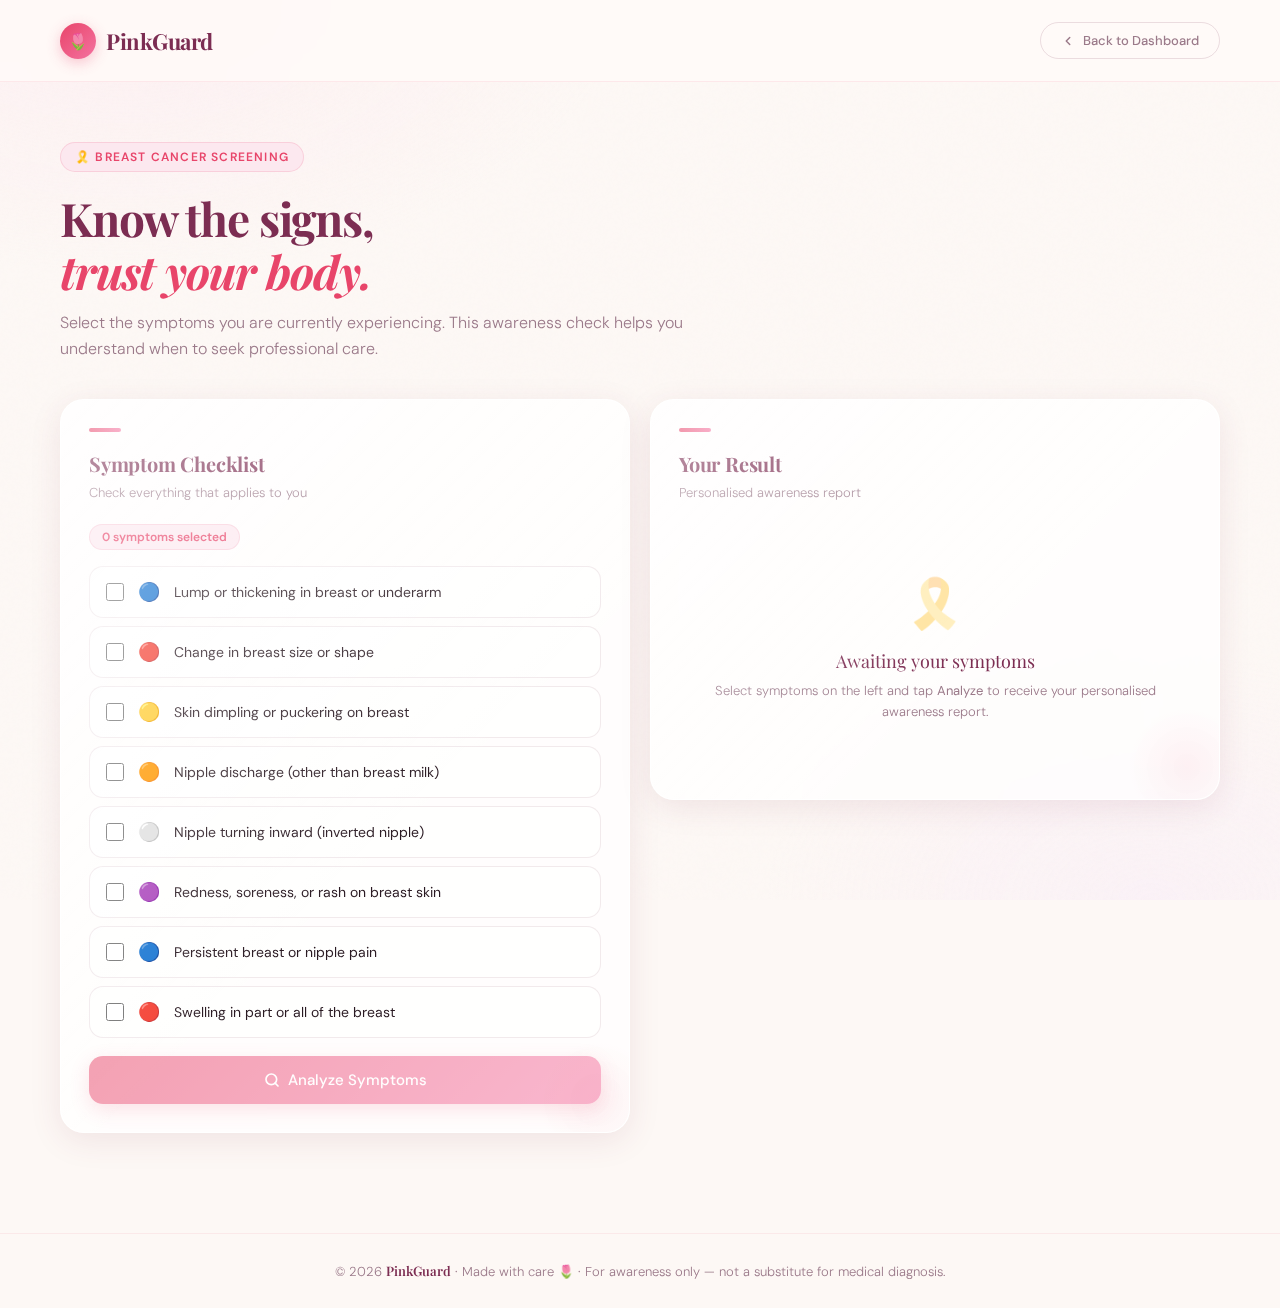
<file: frontend/breast-cancer.html>
<!doctype html>
<html lang="en">
  <head>
    <meta charset="UTF-8" />
    <meta name="viewport" content="width=device-width, initial-scale=1.0" />
    <title>Breast Cancer Screening — PinkGuard</title>
    <link rel="preconnect" href="https://fonts.googleapis.com" />
    <link rel="preconnect" href="https://fonts.gstatic.com" crossorigin />
    <link
      href="https://fonts.googleapis.com/css2?family=Playfair+Display:ital,wght@0,400;0,700;1,400&family=DM+Sans:wght@300;400;500&display=swap"
      rel="stylesheet"
    />
    <style>
      :root {
        --rose: #e8456a;
        --rose-light: #f472a0;
        --plum: #7c2d52;
        --blush: #fce8ef;
        --cream: #fdf8f5;
        --text: #2a1a22;
        --muted: #9b7a8a;
        --card-bg: rgba(255, 255, 255, 0.75);
        --shadow: 0 8px 32px rgba(124, 45, 82, 0.1);
      }
      * {
        margin: 0;
        padding: 0;
        box-sizing: border-box;
      }
      body {
        font-family: "DM Sans", sans-serif;
        background: var(--cream);
        color: var(--text);
        min-height: 100vh;
        overflow-x: hidden;
      }
      body::before {
        content: "";
        position: fixed;
        inset: 0;
        background:
          radial-gradient(
            ellipse 70% 55% at 10% 0%,
            #ffe0ed55 0%,
            transparent 55%
          ),
          radial-gradient(
            ellipse 55% 50% at 90% 100%,
            #f3d9ff33 0%,
            transparent 55%
          );
        pointer-events: none;
        z-index: 0;
      }
      body::after {
        content: "";
        position: fixed;
        inset: 0;
        background-image: url("data:image/svg+xml,%3Csvg viewBox='0 0 200 200' xmlns='http://www.w3.org/2000/svg'%3E%3Cfilter id='n'%3E%3CfeTurbulence type='fractalNoise' baseFrequency='0.9' numOctaves='4' stitchTiles='stitch'/%3E%3C/filter%3E%3Crect width='100%25' height='100%25' filter='url(%23n)' opacity='0.03'/%3E%3C/svg%3E");
        pointer-events: none;
        z-index: 0;
        opacity: 0.4;
      }
      .page-wrap {
        position: relative;
        z-index: 1;
      }

      /* NAVBAR */
      .navbar {
        display: flex;
        justify-content: space-between;
        align-items: center;
        padding: 22px 60px;
        background: rgba(255, 250, 248, 0.85);
        backdrop-filter: blur(16px);
        border-bottom: 1px solid rgba(232, 69, 106, 0.1);
        position: sticky;
        top: 0;
        z-index: 100;
        animation: slideDown 0.6s ease both;
      }
      .logo {
        display: flex;
        align-items: center;
        gap: 10px;
        font-family: "Playfair Display", serif;
        font-size: 22px;
        font-weight: 700;
        color: var(--plum);
        letter-spacing: -0.02em;
        text-decoration: none;
      }
      .logo-icon {
        width: 36px;
        height: 36px;
        background: linear-gradient(135deg, var(--rose), var(--rose-light));
        border-radius: 50%;
        display: flex;
        align-items: center;
        justify-content: center;
        font-size: 16px;
        box-shadow: 0 4px 14px rgba(232, 69, 106, 0.3);
        flex-shrink: 0;
      }
      .back-btn {
        display: inline-flex;
        align-items: center;
        gap: 8px;
        padding: 9px 20px;
        background: transparent;
        border: 1.5px solid rgba(124, 45, 82, 0.15);
        color: var(--muted);
        border-radius: 50px;
        font-size: 13px;
        font-weight: 500;
        font-family: "DM Sans", sans-serif;
        cursor: pointer;
        transition: all 0.2s ease;
      }
      .back-btn:hover {
        border-color: var(--rose);
        color: var(--rose);
        background: var(--blush);
      }
      .back-btn svg {
        width: 14px;
        height: 14px;
        stroke: currentColor;
        fill: none;
        stroke-width: 2.5;
        stroke-linecap: round;
        stroke-linejoin: round;
      }

      /* HERO */
      .hero {
        padding: 60px 60px 0;
        max-width: 820px;
        animation: fadeUp 0.7s 0.05s ease both;
      }
      .hero-badge {
        display: inline-flex;
        align-items: center;
        gap: 8px;
        background: var(--blush);
        color: var(--rose);
        font-size: 12px;
        font-weight: 600;
        letter-spacing: 0.1em;
        text-transform: uppercase;
        padding: 6px 14px;
        border-radius: 50px;
        margin-bottom: 20px;
        border: 1px solid rgba(232, 69, 106, 0.15);
      }
      .hero h1 {
        font-family: "Playfair Display", serif;
        font-size: 46px;
        font-weight: 700;
        color: var(--plum);
        letter-spacing: -0.025em;
        line-height: 1.15;
        margin-bottom: 12px;
      }
      .hero h1 em {
        font-style: italic;
        color: var(--rose);
      }
      .hero p {
        font-size: 16px;
        color: var(--muted);
        font-weight: 300;
        line-height: 1.65;
      }

      /* LAYOUT */
      .content {
        display: grid;
        grid-template-columns: 1fr 1fr;
        gap: 20px;
        padding: 36px 60px 100px;
        align-items: start;
      }

      /* PANEL */
      .panel {
        background: var(--card-bg);
        border-radius: 24px;
        padding: 28px;
        border: 1px solid rgba(255, 255, 255, 0.9);
        box-shadow: var(--shadow);
        backdrop-filter: blur(14px);
        position: relative;
        overflow: hidden;
        animation: fadeUp 0.7s ease both;
      }
      .panel::before {
        content: "";
        position: absolute;
        inset: 0;
        border-radius: 24px;
        background: linear-gradient(
          135deg,
          rgba(255, 255, 255, 0.5) 0%,
          transparent 60%
        );
        pointer-events: none;
      }
      .card-blob {
        position: absolute;
        right: -28px;
        bottom: -28px;
        width: 120px;
        height: 120px;
        background: radial-gradient(
          circle,
          rgba(232, 69, 106, 0.07) 0%,
          transparent 70%
        );
        border-radius: 50%;
        pointer-events: none;
      }
      .card-accent-bar {
        width: 32px;
        height: 4px;
        border-radius: 2px;
        background: linear-gradient(90deg, var(--rose), var(--rose-light));
        margin-bottom: 18px;
      }
      .panel-title {
        font-family: "Playfair Display", serif;
        font-size: 20px;
        font-weight: 700;
        color: var(--plum);
        letter-spacing: -0.01em;
        margin-bottom: 6px;
      }
      .panel-sub {
        font-size: 13px;
        color: var(--muted);
        font-weight: 300;
        margin-bottom: 22px;
        line-height: 1.5;
      }

      /* SYMPTOMS */
      .count-badge {
        display: inline-flex;
        align-items: center;
        gap: 6px;
        font-size: 12px;
        font-weight: 600;
        background: var(--blush);
        color: var(--rose);
        padding: 4px 12px;
        border-radius: 20px;
        border: 1px solid rgba(232, 69, 106, 0.15);
        margin-bottom: 16px;
      }
      .symptom-grid {
        display: flex;
        flex-direction: column;
        gap: 8px;
      }
      .symptom-item {
        display: flex;
        align-items: center;
        gap: 14px;
        padding: 13px 16px;
        border-radius: 14px;
        border: 1.5px solid rgba(124, 45, 82, 0.1);
        background: rgba(255, 255, 255, 0.6);
        cursor: pointer;
        transition: all 0.2s ease;
      }
      .symptom-item:hover {
        border-color: rgba(232, 69, 106, 0.3);
        background: var(--blush);
      }
      .symptom-item.selected {
        border-color: var(--rose);
        background: linear-gradient(135deg, #fff0f6, #fce8ef);
        box-shadow: 0 0 0 3px rgba(232, 69, 106, 0.08);
      }
      .symptom-item input[type="checkbox"] {
        width: 18px;
        height: 18px;
        padding: 0;
        accent-color: var(--rose);
        flex-shrink: 0;
        cursor: pointer;
      }
      .symptom-emoji {
        font-size: 18px;
        flex-shrink: 0;
      }
      .symptom-text {
        font-size: 14px;
        font-weight: 400;
        color: var(--text);
        line-height: 1.3;
      }
      .symptom-item.selected .symptom-text {
        color: var(--plum);
        font-weight: 500;
      }

      .analyze-btn {
        width: 100%;
        padding: 14px;
        background: linear-gradient(135deg, var(--rose), var(--rose-light));
        color: white;
        border: none;
        border-radius: 14px;
        font-size: 15px;
        font-weight: 500;
        font-family: "DM Sans", sans-serif;
        cursor: pointer;
        transition: all 0.25s ease;
        box-shadow: 0 6px 20px rgba(232, 69, 106, 0.3);
        display: flex;
        align-items: center;
        justify-content: center;
        gap: 8px;
        margin-top: 18px;
      }
      .analyze-btn:hover {
        transform: translateY(-2px);
        box-shadow: 0 10px 28px rgba(232, 69, 106, 0.4);
      }
      .analyze-btn:disabled {
        opacity: 0.5;
        cursor: not-allowed;
        transform: none;
      }
      .analyze-btn svg {
        width: 16px;
        height: 16px;
        stroke: white;
        fill: none;
        stroke-width: 2.5;
        stroke-linecap: round;
        stroke-linejoin: round;
      }

      /* RESULT PANEL */
      .result-panel {
        animation-delay: 0.2s;
      }
      .empty-state {
        display: flex;
        flex-direction: column;
        align-items: center;
        justify-content: center;
        padding: 48px 20px;
        text-align: center;
      }
      .empty-icon {
        font-size: 48px;
        margin-bottom: 14px;
        opacity: 0.35;
      }
      .empty-title {
        font-family: "Playfair Display", serif;
        font-size: 18px;
        color: var(--plum);
        margin-bottom: 8px;
      }
      .empty-text {
        font-size: 13px;
        color: var(--muted);
        font-weight: 300;
        line-height: 1.6;
      }

      /* RISK METER */
      .risk-meter {
        margin-bottom: 20px;
      }
      .risk-label-row {
        display: flex;
        justify-content: space-between;
        align-items: center;
        margin-bottom: 10px;
      }
      .risk-level-text {
        font-family: "Playfair Display", serif;
        font-size: 22px;
        font-weight: 700;
        color: var(--plum);
      }
      .risk-pill {
        font-size: 12px;
        font-weight: 600;
        padding: 4px 14px;
        border-radius: 20px;
        letter-spacing: 0.06em;
        text-transform: uppercase;
      }
      .risk-low {
        background: #e8f5e9;
        color: #2e7d32;
        border: 1px solid rgba(46, 125, 50, 0.2);
      }
      .risk-moderate {
        background: #fff3e0;
        color: #e65100;
        border: 1px solid rgba(230, 81, 0, 0.2);
      }
      .risk-high {
        background: #fce8ef;
        color: var(--rose);
        border: 1px solid rgba(232, 69, 106, 0.2);
      }
      .risk-bar-track {
        height: 8px;
        background: rgba(124, 45, 82, 0.1);
        border-radius: 4px;
        overflow: hidden;
      }
      .risk-bar-fill {
        height: 100%;
        border-radius: 4px;
        transition: width 1s ease;
        width: 0%;
      }
      .risk-bar-low {
        background: linear-gradient(90deg, #66bb6a, #43a047);
      }
      .risk-bar-moderate {
        background: linear-gradient(90deg, #ffa726, #ef6c00);
      }
      .risk-bar-high {
        background: linear-gradient(90deg, var(--rose), var(--rose-light));
      }

      /* EMOTIONAL SUPPORT BOX */
      .support-box {
        border-radius: 16px;
        padding: 18px;
        margin-bottom: 18px;
        border: 1px solid;
      }
      .support-box.low {
        background: #f0fdf4;
        border-color: rgba(46, 125, 50, 0.15);
      }
      .support-box.moderate {
        background: #fffbf0;
        border-color: rgba(230, 81, 0, 0.15);
      }
      .support-box.high {
        background: #fff5f7;
        border-color: rgba(232, 69, 106, 0.15);
      }
      .support-icon {
        font-size: 28px;
        margin-bottom: 10px;
        display: block;
      }
      .support-title {
        font-family: "Playfair Display", serif;
        font-size: 16px;
        font-weight: 700;
        margin-bottom: 8px;
      }
      .support-box.low .support-title {
        color: #2e7d32;
      }
      .support-box.moderate .support-title {
        color: #e65100;
      }
      .support-box.high .support-title {
        color: var(--rose);
      }
      .support-text {
        font-size: 13px;
        line-height: 1.75;
        font-weight: 300;
        color: #444;
      }

      /* NEXT STEPS */
      .steps-title {
        display: flex;
        align-items: center;
        gap: 8px;
        font-size: 14px;
        font-weight: 600;
        color: var(--plum);
        margin-bottom: 12px;
      }
      .steps-list {
        list-style: none;
        display: flex;
        flex-direction: column;
        gap: 8px;
        margin-bottom: 18px;
      }
      .step-item {
        display: flex;
        align-items: flex-start;
        gap: 12px;
        padding: 12px 14px;
        background: rgba(255, 255, 255, 0.7);
        border-radius: 12px;
        font-size: 13px;
        color: var(--text);
        line-height: 1.5;
        border: 1px solid rgba(232, 69, 106, 0.07);
        animation: fadeUp 0.4s ease both;
      }
      .step-num {
        width: 22px;
        height: 22px;
        background: linear-gradient(135deg, var(--rose), var(--rose-light));
        color: white;
        border-radius: 50%;
        display: flex;
        align-items: center;
        justify-content: center;
        font-size: 11px;
        font-weight: 700;
        flex-shrink: 0;
        margin-top: 1px;
      }

      /* FOOD */
      .food-section-title {
        display: flex;
        align-items: center;
        gap: 8px;
        font-size: 14px;
        font-weight: 600;
        color: var(--plum);
        margin-bottom: 12px;
      }
      .food-list {
        list-style: none;
        display: flex;
        flex-direction: column;
        gap: 8px;
        margin-bottom: 18px;
      }
      .food-item {
        display: flex;
        align-items: center;
        gap: 12px;
        padding: 11px 14px;
        background: rgba(255, 255, 255, 0.65);
        border-radius: 12px;
        font-size: 13px;
        color: var(--text);
        border: 1px solid rgba(232, 69, 106, 0.07);
        animation: fadeUp 0.4s ease both;
      }
      .food-item-icon {
        font-size: 18px;
        flex-shrink: 0;
      }

      /* DISCLAIMER */
      .disclaimer-chip {
        display: flex;
        align-items: flex-start;
        gap: 10px;
        padding: 12px 14px;
        background: rgba(255, 243, 205, 0.7);
        border: 1px solid rgba(255, 193, 7, 0.25);
        border-radius: 12px;
        font-size: 12px;
        color: #6d4c00;
        line-height: 1.5;
        margin-bottom: 18px;
      }

      /* RESET */
      .reset-btn {
        width: 100%;
        padding: 12px;
        background: transparent;
        border: 1.5px solid rgba(124, 45, 82, 0.15);
        color: var(--plum);
        border-radius: 14px;
        font-size: 14px;
        font-weight: 500;
        font-family: "DM Sans", sans-serif;
        cursor: pointer;
        transition: all 0.25s ease;
        display: flex;
        align-items: center;
        justify-content: center;
        gap: 8px;
      }
      .reset-btn:hover {
        border-color: var(--rose);
        color: var(--rose);
        background: var(--blush);
      }

      /* FOOTER */
      .footer {
        text-align: center;
        padding: 28px;
        font-size: 13px;
        color: var(--muted);
        border-top: 1px solid rgba(232, 69, 106, 0.08);
        font-weight: 300;
      }
      .footer strong {
        font-weight: 600;
        color: var(--plum);
        font-family: "Playfair Display", serif;
      }

      @keyframes fadeUp {
        from {
          opacity: 0;
          transform: translateY(22px);
        }
        to {
          opacity: 1;
          transform: translateY(0);
        }
      }
      @keyframes slideDown {
        from {
          opacity: 0;
          transform: translateY(-16px);
        }
        to {
          opacity: 1;
          transform: translateY(0);
        }
      }
      @keyframes resultReveal {
        from {
          opacity: 0;
          transform: translateY(12px) scale(0.98);
        }
        to {
          opacity: 1;
          transform: translateY(0) scale(1);
        }
      }

      @media (max-width: 900px) {
        .navbar {
          padding: 18px 24px;
        }
        .hero {
          padding: 44px 24px 0;
        }
        .hero h1 {
          font-size: 32px;
        }
        .content {
          grid-template-columns: 1fr;
          padding: 28px 24px 70px;
        }
      }
    </style>
  </head>
  <body>
    <div class="page-wrap">
      <nav class="navbar">
        <a href="index.html" class="logo"
          ><div class="logo-icon">🌷</div>
          PinkGuard</a
        >
        <button
          class="back-btn"
          onclick="window.location.href = 'dashboard.html'"
        >
          <svg viewBox="0 0 24 24"><polyline points="15 18 9 12 15 6" /></svg
          >Back to Dashboard
        </button>
      </nav>

      <header class="hero">
        <div class="hero-badge">🎗️ Breast Cancer Screening</div>
        <h1>Know the signs,<br /><em>trust your body.</em></h1>
        <p>
          Select the symptoms you are currently experiencing. This awareness
          check helps you understand when to seek professional care.
        </p>
      </header>

      <main class="content">
        <!-- Symptoms -->
        <div class="panel" style="animation-delay: 0.1s">
          <div class="card-blob"></div>
          <div class="card-accent-bar"></div>
          <div class="panel-title">Symptom Checklist</div>
          <div class="panel-sub">Check everything that applies to you</div>
          <div class="count-badge" id="countBadge">0 symptoms selected</div>
          <div class="symptom-grid" id="symptomList"></div>
          <button
            class="analyze-btn"
            id="analyzeBtn"
            onclick="analyze()"
            disabled
          >
            <svg viewBox="0 0 24 24">
              <circle cx="11" cy="11" r="8" />
              <line x1="21" y1="21" x2="16.65" y2="16.65" />
            </svg>
            Analyze Symptoms
          </button>
        </div>

        <!-- Result -->
        <div
          class="panel result-panel"
          id="resultPanel"
          style="animation-delay: 0.2s"
        >
          <div class="card-blob"></div>
          <div class="card-accent-bar"></div>
          <div class="panel-title">Your Result</div>
          <div class="panel-sub">Personalised awareness report</div>
          <div id="resultContent">
            <div class="empty-state">
              <div class="empty-icon">🎗️</div>
              <div class="empty-title">Awaiting your symptoms</div>
              <div class="empty-text">
                Select symptoms on the left and tap <strong>Analyze</strong> to
                receive your personalised awareness report.
              </div>
            </div>
          </div>
        </div>
      </main>

      <footer class="footer">
        © 2026 <strong>PinkGuard</strong> · Made with care 🌷 · For awareness
        only — not a substitute for medical diagnosis.
      </footer>
    </div>

    <script>
      const SYMPTOMS = [
        { emoji: "🔵", text: "Lump or thickening in breast or underarm" },
        { emoji: "🔴", text: "Change in breast size or shape" },
        { emoji: "🟡", text: "Skin dimpling or puckering on breast" },
        { emoji: "🟠", text: "Nipple discharge (other than breast milk)" },
        { emoji: "⚪", text: "Nipple turning inward (inverted nipple)" },
        { emoji: "🟣", text: "Redness, soreness, or rash on breast skin" },
        { emoji: "🔵", text: "Persistent breast or nipple pain" },
        { emoji: "🔴", text: "Swelling in part or all of the breast" },
      ];

      const RESULTS = {
        low: {
          level: "Low Risk",
          pillClass: "risk-low",
          barClass: "risk-bar-low",
          barPct: "20%",
          supportClass: "low",
          supportIcon: "💚",
          supportTitle: "You're doing wonderfully — keep going.",
          supportText:
            "Based on your selections, your current symptoms don't strongly suggest a concern. That said, your body knows itself best. Early awareness is always the most powerful tool you have. You're already showing up for your health, and that matters enormously.",
          steps: [
            "Perform a gentle breast self-examination once a month — ideally a few days after your period",
            "Schedule a routine clinical breast exam with your doctor annually",
            "Maintain a healthy lifestyle: balanced nutrition, regular movement, and stress management",
            "Stay informed — knowing what's normal for your body is your first line of defence",
          ],
          foods: [
            { emoji: "🥦", text: "Broccoli & cruciferous vegetables" },
            { emoji: "🫐", text: "Blueberries & antioxidant-rich berries" },
            { emoji: "🐟", text: "Fatty fish — salmon, sardines" },
            { emoji: "🥗", text: "Dark leafy greens — spinach, kale" },
          ],
        },
        moderate: {
          level: "Moderate Risk",
          pillClass: "risk-moderate",
          barClass: "risk-bar-moderate",
          barPct: "58%",
          supportClass: "moderate",
          supportIcon: "🧡",
          supportTitle: "Your awareness is your strength.",
          supportText:
            "You've noticed some symptoms that are worth paying attention to — and choosing to investigate is one of the bravest, most self-loving things you can do. These symptoms don't mean the worst. They mean your body is communicating with you, and you're listening. A doctor can give you clarity and peace of mind.",
          steps: [
            "Book an appointment with your gynaecologist or GP within the next 1–2 weeks",
            "Request a clinical breast examination and discuss your symptoms openly",
            "Ask about a mammogram or ultrasound depending on your age and risk factors",
            "Note when each symptom started and whether anything makes it better or worse",
            "Bring a trusted person with you to your appointment for support",
          ],
          foods: [
            {
              emoji: "🥦",
              text: "Broccoli — sulforaphane supports cellular health",
            },
            { emoji: "🫐", text: "Mixed berries — powerful antioxidants" },
            { emoji: "🐟", text: "Omega-3 rich fish — anti-inflammatory" },
            { emoji: "🍵", text: "Green tea — antioxidant and calming" },
          ],
        },
        high: {
          level: "High Risk",
          pillClass: "risk-high",
          barClass: "risk-bar-high",
          barPct: "95%",
          supportClass: "high",
          supportIcon: "💗",
          supportTitle: "You are not alone — and early action saves lives.",
          supportText:
            "We know this can feel frightening, and it's completely okay to feel that way. What you're doing right now — paying attention, seeking information — is incredibly courageous. Many people who experience these symptoms go on to get clear results. But if there is something there, catching it early makes all the difference. Please reach out to a doctor today. You deserve care and answers.",
          steps: [
            "See a doctor or specialist as soon as possible — ideally within this week",
            "Request an urgent clinical breast examination and imaging (mammogram or ultrasound)",
            "If you are referred, ask about a biopsy timeline and what to expect",
            "Contact a breast health helpline or cancer support organisation for emotional guidance",
            "Bring someone you trust to your appointment — you don't have to face this alone",
            "Write down all your symptoms, their duration, and any family history to share with your doctor",
          ],
          foods: [
            {
              emoji: "🥦",
              text: "Cruciferous vegetables daily — broccoli, cauliflower",
            },
            {
              emoji: "🫐",
              text: "Antioxidant berries — blueberries, raspberries",
            },
            { emoji: "🥑", text: "Avocado — healthy fats reduce inflammation" },
            {
              emoji: "🍵",
              text: "Green tea & turmeric — anti-inflammatory support",
            },
          ],
        },
      };

      let selected = [];

      function init() {
        const list = document.getElementById("symptomList");
        list.innerHTML = SYMPTOMS.map(
          (s, i) => `
          <label class="symptom-item" id="item-${i}" onclick="toggle(${i},event)">
            <input type="checkbox" id="chk-${i}" onclick="event.stopPropagation();toggle(${i})"/>
            <span class="symptom-emoji">${s.emoji}</span>
            <span class="symptom-text">${s.text}</span>
          </label>`,
        ).join("");
      }

      function toggle(i, e) {
        if (e && e.target.tagName === "INPUT") return;
        const chk = document.getElementById(`chk-${i}`);
        const item = document.getElementById(`item-${i}`);
        chk.checked = !chk.checked;
        item.classList.toggle("selected", chk.checked);
        selected = [
          ...document.querySelectorAll(".symptom-item input:checked"),
        ].map((c) => parseInt(c.id.split("-")[1]));
        const n = selected.length;
        document.getElementById("countBadge").textContent =
          n === 0
            ? "0 symptoms selected"
            : n === 1
              ? "1 symptom selected"
              : `${n} symptoms selected`;
        document.getElementById("analyzeBtn").disabled = n === 0;
      }

      function analyze() {
        const pct = selected.length / SYMPTOMS.length;
        const r =
          pct <= 0.25
            ? RESULTS.low
            : pct <= 0.6
              ? RESULTS.moderate
              : RESULTS.high;
        const stepsHTML = r.steps
          .map(
            (s, i) =>
              `<li class="step-item" style="animation-delay:${i * 0.07}s"><div class="step-num">${i + 1}</div><span>${s}</span></li>`,
          )
          .join("");
        const foodHTML = r.foods
          .map(
            (f, i) =>
              `<li class="food-item" style="animation-delay:${i * 0.07}s"><span class="food-item-icon">${f.emoji}</span>${f.text}</li>`,
          )
          .join("");

        document.getElementById("resultContent").innerHTML = `
          <div style="animation:resultReveal 0.5s ease both">
            <div class="risk-meter">
              <div class="risk-label-row">
                <div class="risk-level-text">${r.level}</div>
                <div class="risk-pill ${r.pillClass}">${selected.length}/${SYMPTOMS.length} symptoms</div>
              </div>
              <div class="risk-bar-track"><div class="risk-bar-fill ${r.barClass}" id="riskBar"></div></div>
            </div>

            <div class="support-box ${r.supportClass}">
              <span class="support-icon">${r.supportIcon}</span>
              <div class="support-title">${r.supportTitle}</div>
              <div class="support-text">${r.supportText}</div>
            </div>

            <div class="steps-title">📋 Your Next Steps</div>
            <ul class="steps-list">${stepsHTML}</ul>

            <div class="food-section-title">🥗 Supportive Nutrition</div>
            <ul class="food-list">${foodHTML}</ul>

            <div class="disclaimer-chip">⚠️ <span>This tool is for <strong>awareness and education only</strong>. It does not diagnose any medical condition. Please consult a qualified healthcare professional for an accurate assessment.</span></div>

            <button class="reset-btn" onclick="resetCheck()">↩ Check Again</button>
          </div>`;
        setTimeout(() => {
          const b = document.getElementById("riskBar");
          if (b) b.style.width = r.barPct;
        }, 100);
      }

      function resetCheck() {
        selected = [];
        document
          .querySelectorAll(".symptom-item")
          .forEach((el) => el.classList.remove("selected"));
        document
          .querySelectorAll(".symptom-item input")
          .forEach((c) => (c.checked = false));
        document.getElementById("countBadge").textContent =
          "0 symptoms selected";
        document.getElementById("analyzeBtn").disabled = true;
        document.getElementById("resultContent").innerHTML =
          `<div class="empty-state"><div class="empty-icon">🎗️</div><div class="empty-title">Awaiting your symptoms</div><div class="empty-text">Select symptoms on the left and tap <strong>Analyze</strong> to receive your personalised awareness report.</div></div>`;
      }

      init();
    </script>
  </body>
</html>
</file>
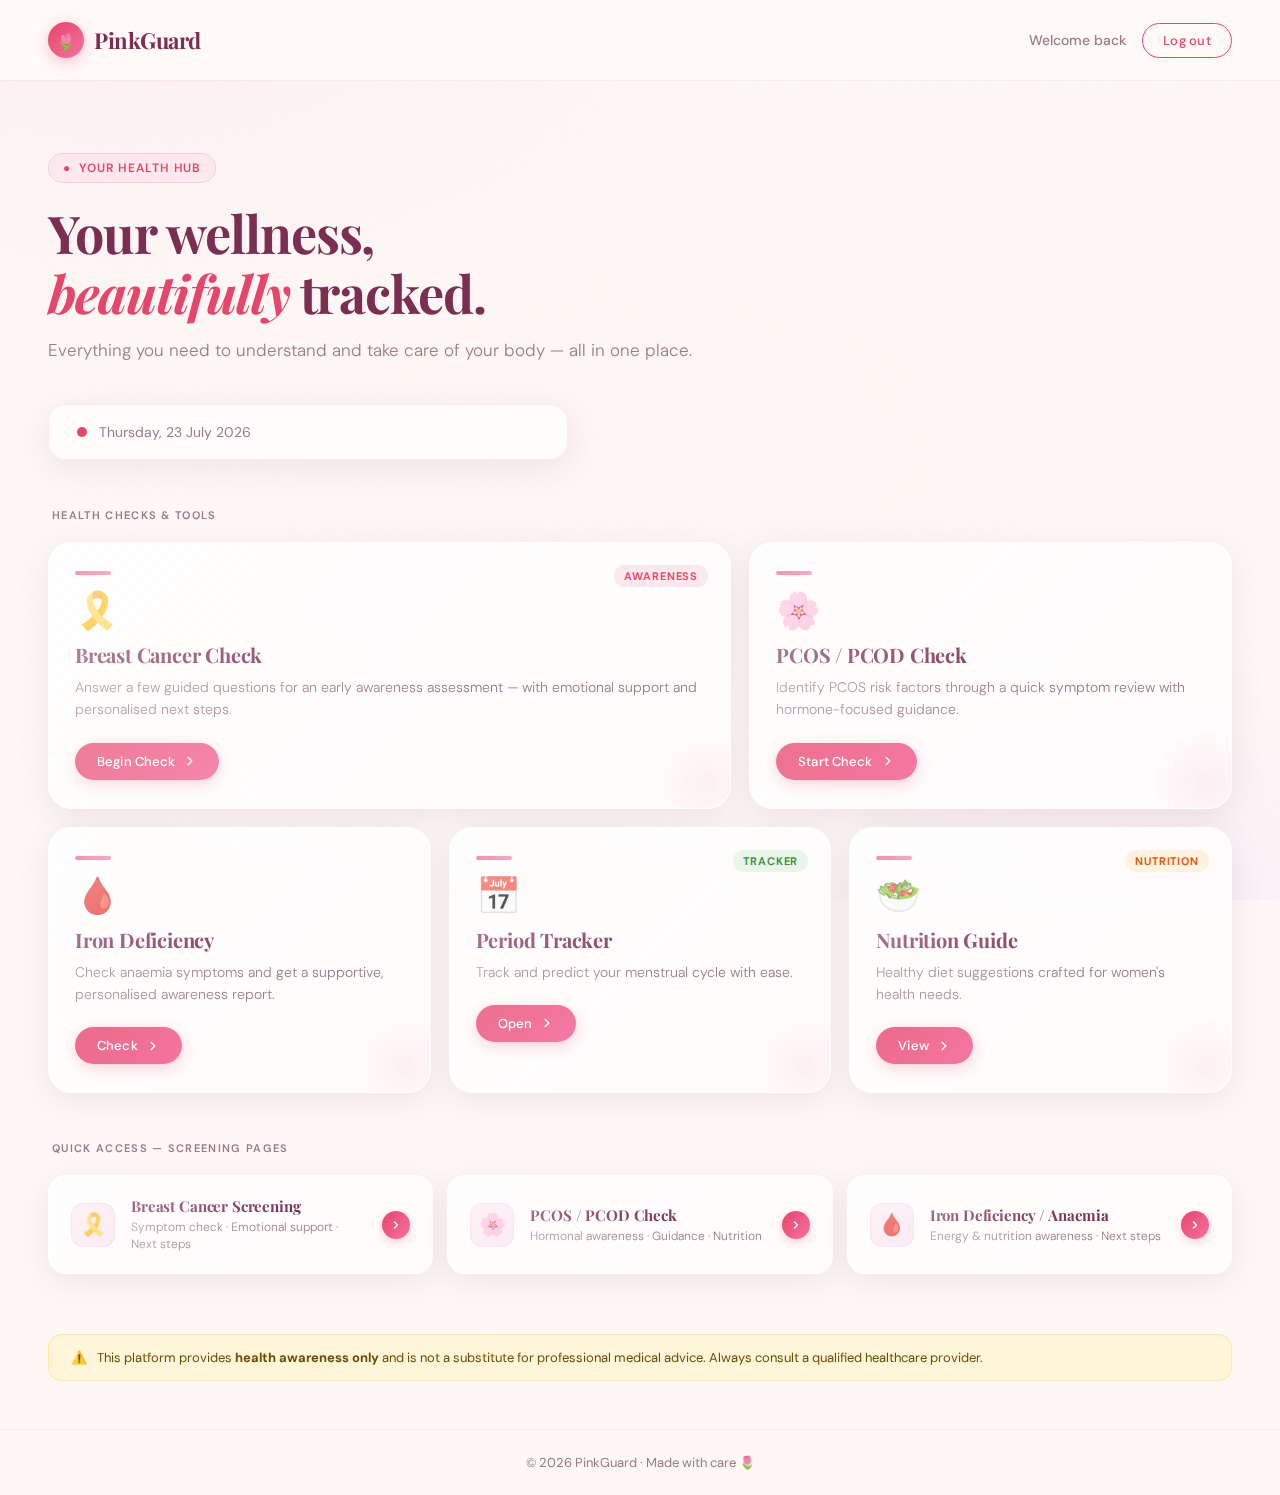
<file: frontend/dashboard.html>
<!doctype html>
<html lang="en">
  <head>
    <meta charset="UTF-8" />
    <meta name="viewport" content="width=device-width, initial-scale=1.0" />
    <title>PinkGuard Dashboard</title>
    <link rel="preconnect" href="https://fonts.googleapis.com" />
    <link rel="preconnect" href="https://fonts.gstatic.com" crossorigin />
    <link
      href="https://fonts.googleapis.com/css2?family=Playfair+Display:ital,wght@0,400;0,700;1,400&family=DM+Sans:wght@300;400;500&display=swap"
      rel="stylesheet"
    />
    <style>
      :root {
        --rose: #e8456a;
        --rose-light: #f472a0;
        --plum: #7c2d52;
        --blush: #fce8ef;
        --cream: #fdf8f5;
        --warm-white: #fffaf8;
        --text: #2a1a22;
        --muted: #9b7a8a;
        --card-bg: rgba(255, 255, 255, 0.72);
        --shadow: 0 8px 32px rgba(124, 45, 82, 0.1);
        --glow: 0 0 40px rgba(232, 69, 106, 0.18);
      }

      * {
        margin: 0;
        padding: 0;
        box-sizing: border-box;
      }

      body {
        font-family: "DM Sans", sans-serif;
        background: var(--cream);
        color: var(--text);
        min-height: 100vh;
        overflow-x: hidden;
      }

      body::before {
        content: "";
        position: fixed;
        inset: 0;
        background:
          radial-gradient(
            ellipse 80% 60% at 10% 0%,
            #ffe0ed55 0%,
            transparent 60%
          ),
          radial-gradient(
            ellipse 60% 50% at 90% 100%,
            #f3d9ff44 0%,
            transparent 55%
          ),
          radial-gradient(
            ellipse 50% 40% at 50% 50%,
            #fff0f533 0%,
            transparent 70%
          );
        pointer-events: none;
        z-index: 0;
      }

      body::after {
        content: "";
        position: fixed;
        inset: 0;
        background-image: url("data:image/svg+xml,%3Csvg viewBox='0 0 200 200' xmlns='http://www.w3.org/2000/svg'%3E%3Cfilter id='n'%3E%3CfeTurbulence type='fractalNoise' baseFrequency='0.9' numOctaves='4' stitchTiles='stitch'/%3E%3C/filter%3E%3Crect width='100%25' height='100%25' filter='url(%23n)' opacity='0.03'/%3E%3C/svg%3E");
        pointer-events: none;
        z-index: 0;
        opacity: 0.4;
      }

      .page-wrap {
        position: relative;
        z-index: 1;
      }

      /* ======== NAVBAR ======== */
      .navbar {
        display: flex;
        justify-content: space-between;
        align-items: center;
        padding: 22px 48px;
        background: rgba(255, 250, 248, 0.85);
        backdrop-filter: blur(16px);
        -webkit-backdrop-filter: blur(16px);
        border-bottom: 1px solid rgba(232, 69, 106, 0.1);
        position: sticky;
        top: 0;
        z-index: 100;
      }

      .logo {
        display: flex;
        align-items: center;
        gap: 10px;
        font-family: "Playfair Display", serif;
        font-size: 22px;
        font-weight: 700;
        color: var(--plum);
        letter-spacing: -0.02em;
      }

      .logo-icon {
        width: 36px;
        height: 36px;
        background: linear-gradient(135deg, var(--rose), var(--rose-light));
        border-radius: 50%;
        display: flex;
        align-items: center;
        justify-content: center;
        font-size: 16px;
        box-shadow: 0 4px 14px rgba(232, 69, 106, 0.3);
      }

      .nav-right {
        display: flex;
        align-items: center;
        gap: 16px;
      }

      #welcomeText {
        font-size: 14px;
        color: var(--muted);
        font-weight: 500;
      }

      .logout-btn {
        padding: 8px 20px;
        background: transparent;
        border: 1.5px solid var(--rose);
        color: var(--rose);
        border-radius: 50px;
        font-size: 13px;
        font-weight: 500;
        cursor: pointer;
        font-family: "DM Sans", sans-serif;
        transition: all 0.25s ease;
        letter-spacing: 0.02em;
      }

      .logout-btn:hover {
        background: var(--rose);
        color: white;
        box-shadow: 0 4px 16px rgba(232, 69, 106, 0.3);
        transform: translateY(-1px);
      }

      /* ======== HERO ======== */
      .hero {
        padding: 72px 48px 40px;
        max-width: 900px;
        animation: fadeUp 0.7s ease both;
      }

      .hero-eyebrow {
        display: inline-flex;
        align-items: center;
        gap: 8px;
        background: var(--blush);
        color: var(--rose);
        font-size: 12px;
        font-weight: 600;
        letter-spacing: 0.1em;
        text-transform: uppercase;
        padding: 6px 14px;
        border-radius: 50px;
        margin-bottom: 20px;
        border: 1px solid rgba(232, 69, 106, 0.15);
      }

      .hero h1 {
        font-family: "Playfair Display", serif;
        font-size: 52px;
        font-weight: 700;
        line-height: 1.15;
        color: var(--plum);
        letter-spacing: -0.02em;
        margin-bottom: 14px;
      }

      .hero h1 em {
        font-style: italic;
        color: var(--rose);
      }
      .hero p {
        font-size: 17px;
        color: var(--muted);
        font-weight: 300;
        line-height: 1.6;
      }

      /* ======== DATE STRIP ======== */
      .date-strip {
        margin: 0 48px 48px;
        padding: 18px 28px;
        background: var(--card-bg);
        border-radius: 18px;
        border: 1px solid rgba(232, 69, 106, 0.1);
        display: flex;
        align-items: center;
        gap: 12px;
        box-shadow: var(--shadow);
        animation: fadeUp 0.7s 0.1s ease both;
        backdrop-filter: blur(10px);
        max-width: 520px;
      }

      .date-dot {
        width: 10px;
        height: 10px;
        background: var(--rose);
        border-radius: 50%;
        animation: pulse 2s infinite;
        flex-shrink: 0;
      }

      @keyframes pulse {
        0%,
        100% {
          opacity: 1;
          transform: scale(1);
        }
        50% {
          opacity: 0.5;
          transform: scale(1.4);
        }
      }

      .date-strip span {
        font-size: 14px;
        color: var(--muted);
        font-weight: 400;
      }

      /* ======== SECTION LABEL ======== */
      .section-label {
        font-size: 11px;
        font-weight: 600;
        letter-spacing: 0.12em;
        text-transform: uppercase;
        color: var(--muted);
        margin-bottom: 20px;
        padding-left: 4px;
      }

      /* ======== MAIN CARDS ======== */
      .cards-section {
        padding: 0 48px 48px;
      }

      .dashboard-grid {
        display: grid;
        grid-template-columns: repeat(12, 1fr);
        gap: 18px;
      }

      .dashboard-card {
        background: var(--card-bg);
        border-radius: 24px;
        padding: 28px 26px;
        border: 1px solid rgba(255, 255, 255, 0.9);
        box-shadow: var(--shadow);
        backdrop-filter: blur(14px);
        transition:
          transform 0.3s ease,
          box-shadow 0.3s ease;
        cursor: default;
        position: relative;
        overflow: hidden;
        animation: fadeUp 0.7s ease both;
      }

      .dashboard-card::before {
        content: "";
        position: absolute;
        inset: 0;
        border-radius: 24px;
        background: linear-gradient(
          135deg,
          rgba(255, 255, 255, 0.5) 0%,
          transparent 60%
        );
        pointer-events: none;
      }

      .dashboard-card:hover {
        transform: translateY(-5px);
        box-shadow:
          0 20px 48px rgba(124, 45, 82, 0.14),
          var(--glow);
      }

      .card-wide {
        grid-column: span 7;
      }
      .card-narrow {
        grid-column: span 5;
      }
      .card-third {
        grid-column: span 4;
      }

      .card-accent {
        width: 36px;
        height: 4px;
        border-radius: 2px;
        background: linear-gradient(90deg, var(--rose), var(--rose-light));
        margin-bottom: 18px;
      }

      .card-icon {
        font-size: 36px;
        margin-bottom: 12px;
        display: block;
        line-height: 1;
      }

      .dashboard-card h3 {
        font-family: "Playfair Display", serif;
        font-size: 20px;
        font-weight: 700;
        color: var(--plum);
        margin-bottom: 8px;
        letter-spacing: -0.01em;
      }

      .dashboard-card p {
        font-size: 14px;
        color: var(--muted);
        line-height: 1.6;
        margin-bottom: 22px;
        font-weight: 300;
      }

      .card-btn {
        display: inline-flex;
        align-items: center;
        gap: 8px;
        padding: 10px 22px;
        background: linear-gradient(135deg, var(--rose), var(--rose-light));
        color: white;
        border-radius: 50px;
        font-size: 13px;
        font-weight: 500;
        font-family: "DM Sans", sans-serif;
        border: none;
        cursor: pointer;
        text-decoration: none;
        transition: all 0.25s ease;
        box-shadow: 0 4px 16px rgba(232, 69, 106, 0.28);
        letter-spacing: 0.01em;
      }

      .card-btn:hover {
        transform: translateY(-1px);
        box-shadow: 0 8px 24px rgba(232, 69, 106, 0.38);
        opacity: 0.95;
      }

      .card-btn svg {
        width: 14px;
        height: 14px;
        stroke: white;
        fill: none;
        stroke-width: 2.5;
        stroke-linecap: round;
        stroke-linejoin: round;
      }

      .card-tag {
        position: absolute;
        top: 22px;
        right: 22px;
        font-size: 11px;
        font-weight: 600;
        letter-spacing: 0.08em;
        text-transform: uppercase;
        padding: 4px 10px;
        border-radius: 20px;
      }

      .tag-awareness {
        background: #fce8ef;
        color: var(--rose);
      }
      .tag-tracker {
        background: #e8f5e9;
        color: #388e3c;
      }
      .tag-nutrition {
        background: #fff3e0;
        color: #e65100;
      }

      .card-blob {
        position: absolute;
        right: -30px;
        bottom: -30px;
        width: 110px;
        height: 110px;
        background: radial-gradient(
          circle,
          rgba(232, 69, 106, 0.08) 0%,
          transparent 70%
        );
        border-radius: 50%;
        pointer-events: none;
      }

      .dashboard-card:nth-child(1) {
        animation-delay: 0.1s;
      }
      .dashboard-card:nth-child(2) {
        animation-delay: 0.18s;
      }
      .dashboard-card:nth-child(3) {
        animation-delay: 0.26s;
      }
      .dashboard-card:nth-child(4) {
        animation-delay: 0.34s;
      }
      .dashboard-card:nth-child(5) {
        animation-delay: 0.42s;
      }

      /* ======== QUICK ACCESS SECTION ======== */
      .quick-section {
        padding: 0 48px 60px;
      }

      .quick-grid {
        display: grid;
        grid-template-columns: repeat(3, 1fr);
        gap: 14px;
      }

      .quick-card {
        background: var(--card-bg);
        border-radius: 18px;
        padding: 20px 22px;
        border: 1px solid rgba(255, 255, 255, 0.9);
        box-shadow: var(--shadow);
        backdrop-filter: blur(14px);
        display: flex;
        align-items: center;
        gap: 16px;
        text-decoration: none;
        color: inherit;
        transition:
          transform 0.25s ease,
          box-shadow 0.25s ease;
        animation: fadeUp 0.7s ease both;
        position: relative;
        overflow: hidden;
      }

      .quick-card::before {
        content: "";
        position: absolute;
        inset: 0;
        border-radius: 18px;
        background: linear-gradient(
          135deg,
          rgba(255, 255, 255, 0.5) 0%,
          transparent 60%
        );
        pointer-events: none;
      }

      .quick-card:hover {
        transform: translateY(-3px);
        box-shadow:
          0 14px 36px rgba(124, 45, 82, 0.13),
          var(--glow);
      }

      .quick-card:nth-child(1) {
        animation-delay: 0.52s;
      }
      .quick-card:nth-child(2) {
        animation-delay: 0.58s;
      }
      .quick-card:nth-child(3) {
        animation-delay: 0.64s;
      }

      .quick-icon-wrap {
        width: 44px;
        height: 44px;
        flex-shrink: 0;
        background: linear-gradient(135deg, var(--blush), #f9e4f2);
        border-radius: 12px;
        display: flex;
        align-items: center;
        justify-content: center;
        font-size: 22px;
        border: 1px solid rgba(232, 69, 106, 0.1);
      }

      .quick-title {
        font-family: "Playfair Display", serif;
        font-size: 15px;
        font-weight: 700;
        color: var(--plum);
        margin-bottom: 3px;
        letter-spacing: -0.01em;
      }

      .quick-sub {
        font-size: 12px;
        color: var(--muted);
        font-weight: 300;
        line-height: 1.4;
      }

      .quick-arrow {
        margin-left: auto;
        flex-shrink: 0;
        width: 28px;
        height: 28px;
        background: linear-gradient(135deg, var(--rose), var(--rose-light));
        border-radius: 50%;
        display: flex;
        align-items: center;
        justify-content: center;
        box-shadow: 0 3px 10px rgba(232, 69, 106, 0.25);
        transition: transform 0.2s ease;
      }

      .quick-card:hover .quick-arrow {
        transform: translateX(2px);
      }

      .quick-arrow svg {
        width: 12px;
        height: 12px;
        stroke: white;
        fill: none;
        stroke-width: 3;
        stroke-linecap: round;
        stroke-linejoin: round;
      }

      /* ======== DISCLAIMER ======== */
      .disclaimer {
        margin: 0 48px 48px;
        padding: 14px 22px;
        background: rgba(255, 243, 205, 0.7);
        border: 1px solid rgba(255, 193, 7, 0.25);
        border-radius: 14px;
        font-size: 13px;
        color: #6d4c00;
        display: flex;
        align-items: center;
        gap: 10px;
        animation: fadeUp 0.7s 0.7s ease both;
        backdrop-filter: blur(8px);
      }

      /* ======== FOOTER ======== */
      .footer {
        text-align: center;
        padding: 24px;
        font-size: 13px;
        color: var(--muted);
        border-top: 1px solid rgba(232, 69, 106, 0.08);
      }

      /* ======== ANIMATIONS ======== */
      @keyframes fadeUp {
        from {
          opacity: 0;
          transform: translateY(22px);
        }
        to {
          opacity: 1;
          transform: translateY(0);
        }
      }

      /* ======== RESPONSIVE ======== */
      @media (max-width: 900px) {
        .navbar {
          padding: 18px 24px;
        }
        .hero {
          padding: 48px 24px 28px;
        }
        .hero h1 {
          font-size: 36px;
        }
        .date-strip,
        .cards-section,
        .disclaimer,
        .quick-section {
          margin-left: 24px;
          margin-right: 24px;
        }
        .cards-section {
          padding: 0 24px 40px;
        }
        .quick-section {
          padding: 0 24px 60px;
        }
        .card-wide,
        .card-narrow,
        .card-third {
          grid-column: span 12;
        }
        .dashboard-grid {
          grid-template-columns: 1fr;
        }
        .quick-grid {
          grid-template-columns: 1fr;
        }
      }
    </style>
  </head>

  <body onload="checkLogin()">
    <div class="page-wrap">
      <!-- NAVBAR -->
      <nav class="navbar">
        <div class="logo">
          <div class="logo-icon">🌷</div>
          PinkGuard
        </div>
        <div class="nav-right">
          <span id="welcomeText">Welcome back</span>
          <button class="logout-btn" onclick="logout()">Log out</button>
        </div>
      </nav>

      <!-- HERO -->
      <header class="hero">
        <div class="hero-eyebrow"><span>●</span> Your Health Hub</div>
        <h1>Your wellness,<br /><em>beautifully</em> tracked.</h1>
        <p>
          Everything you need to understand and take care of your body — all in
          one place.
        </p>
      </header>

      <!-- DATE STRIP -->
      <div class="date-strip">
        <div class="date-dot"></div>
        <span id="todayDate">Saturday, 28 February 2026</span>
      </div>

      <!-- ── HEALTH CHECKS & TOOLS ── -->
      <section class="cards-section">
        <div class="section-label">Health Checks & Tools</div>
        <div class="dashboard-grid">
          <!-- Breast Cancer → breast-cancer.html -->
          <div class="dashboard-card card-wide">
            <span class="card-tag tag-awareness">Awareness</span>
            <div class="card-blob"></div>
            <div class="card-accent"></div>
            <span class="card-icon">🎗️</span>
            <h3>Breast Cancer Check</h3>
            <p>
              Answer a few guided questions for an early awareness assessment —
              with emotional support and personalised next steps.
            </p>
            <a href="breast-cancer.html" class="card-btn">
              Begin Check
              <svg viewBox="0 0 24 24">
                <polyline points="9 18 15 12 9 6" />
              </svg>
            </a>
          </div>

          <!-- PCOS → pcos.html -->
          <div class="dashboard-card card-narrow">
            <div class="card-blob"></div>
            <div class="card-accent"></div>
            <span class="card-icon">🌸</span>
            <h3>PCOS / PCOD Check</h3>
            <p>
              Identify PCOS risk factors through a quick symptom review with
              hormone-focused guidance.
            </p>
            <a href="pcos.html" class="card-btn">
              Start Check
              <svg viewBox="0 0 24 24">
                <polyline points="9 18 15 12 9 6" />
              </svg>
            </a>
          </div>

          <!-- Iron Deficiency → anemia.html -->
          <div class="dashboard-card card-third">
            <div class="card-blob"></div>
            <div class="card-accent"></div>
            <span class="card-icon">🩸</span>
            <h3>Iron Deficiency</h3>
            <p>
              Check anaemia symptoms and get a supportive, personalised
              awareness report.
            </p>
            <a href="anemia.html" class="card-btn">
              Check
              <svg viewBox="0 0 24 24">
                <polyline points="9 18 15 12 9 6" />
              </svg>
            </a>
          </div>

          <!-- Period Tracker → period.html -->
          <div class="dashboard-card card-third">
            <span class="card-tag tag-tracker">Tracker</span>
            <div class="card-blob"></div>
            <div class="card-accent"></div>
            <span class="card-icon">📅</span>
            <h3>Period Tracker</h3>
            <p>Track and predict your menstrual cycle with ease.</p>
            <a href="period.html" class="card-btn">
              Open
              <svg viewBox="0 0 24 24">
                <polyline points="9 18 15 12 9 6" />
              </svg>
            </a>
          </div>

          <!-- Nutrition → nutrition.html -->
          <div class="dashboard-card card-third">
            <span class="card-tag tag-nutrition">Nutrition</span>
            <div class="card-blob"></div>
            <div class="card-accent"></div>
            <span class="card-icon">🥗</span>
            <h3>Nutrition Guide</h3>
            <p>Healthy diet suggestions crafted for women's health needs.</p>
            <a href="nutrition.html" class="card-btn">
              View
              <svg viewBox="0 0 24 24">
                <polyline points="9 18 15 12 9 6" />
              </svg>
            </a>
          </div>
        </div>
      </section>

      <!-- ── QUICK ACCESS ── -->
      <section class="quick-section">
        <div class="section-label">Quick Access — Screening Pages</div>
        <div class="quick-grid">
          <a href="breast-cancer.html" class="quick-card">
            <div class="quick-icon-wrap">🎗️</div>
            <div>
              <div class="quick-title">Breast Cancer Screening</div>
              <div class="quick-sub">
                Symptom check · Emotional support · Next steps
              </div>
            </div>
            <div class="quick-arrow">
              <svg viewBox="0 0 24 24">
                <polyline points="9 18 15 12 9 6" />
              </svg>
            </div>
          </a>

          <a href="pcos.html" class="quick-card">
            <div class="quick-icon-wrap">🌸</div>
            <div>
              <div class="quick-title">PCOS / PCOD Check</div>
              <div class="quick-sub">
                Hormonal awareness · Guidance · Nutrition
              </div>
            </div>
            <div class="quick-arrow">
              <svg viewBox="0 0 24 24">
                <polyline points="9 18 15 12 9 6" />
              </svg>
            </div>
          </a>

          <a href="anemia.html" class="quick-card">
            <div class="quick-icon-wrap">🩸</div>
            <div>
              <div class="quick-title">Iron Deficiency / Anaemia</div>
              <div class="quick-sub">
                Energy & nutrition awareness · Next steps
              </div>
            </div>
            <div class="quick-arrow">
              <svg viewBox="0 0 24 24">
                <polyline points="9 18 15 12 9 6" />
              </svg>
            </div>
          </a>
        </div>
      </section>

      <!-- DISCLAIMER -->
      <div class="disclaimer">
        ⚠️
        <span
          >This platform provides <strong>health awareness only</strong> and is
          not a substitute for professional medical advice. Always consult a
          qualified healthcare provider.</span
        >
      </div>

      <!-- FOOTER -->
      <footer class="footer">© 2026 PinkGuard · Made with care 🌷</footer>
    </div>

    <script>
      const d = new Date();
      const opts = {
        weekday: "long",
        year: "numeric",
        month: "long",
        day: "numeric",
      };
      document.getElementById("todayDate").textContent = d.toLocaleDateString(
        "en-GB",
        opts,
      );

      function checkLogin() {
        const user = localStorage.getItem("pg_user");
        if (user) {
          document.getElementById("welcomeText").textContent =
            "Welcome back, " + user;
        }
      }

      function logout() {
        localStorage.removeItem("pg_user");
        window.location.href = "index.html";
      }
    </script>
  </body>
</html>
</file>
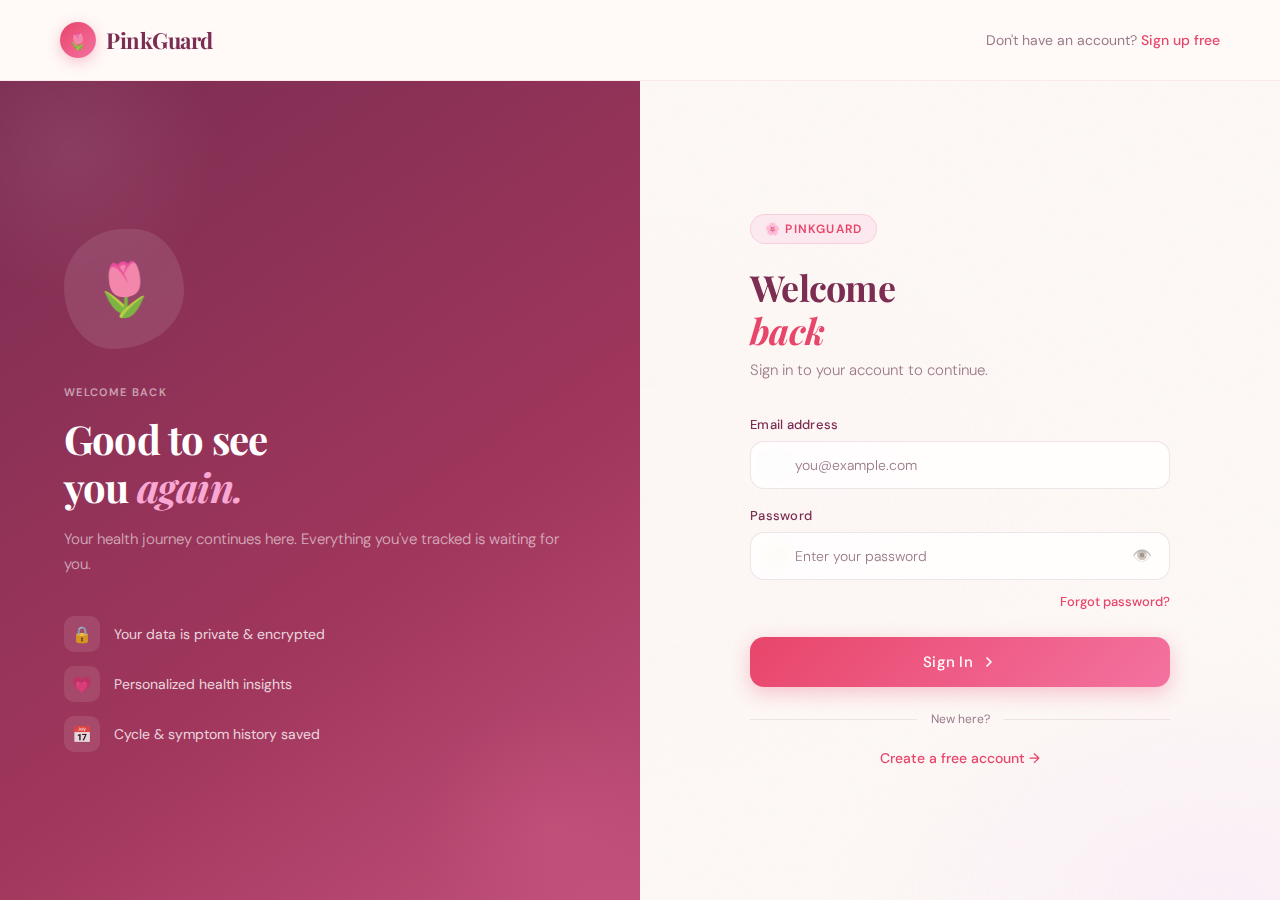
<file: frontend/login.html>
<!doctype html>
<html lang="en">
  <head>
    <meta charset="UTF-8" />
    <meta name="viewport" content="width=device-width, initial-scale=1.0" />
    <title>Login — PinkGuard</title>
    <link rel="preconnect" href="https://fonts.googleapis.com" />
    <link rel="preconnect" href="https://fonts.gstatic.com" crossorigin />
    <link
      href="https://fonts.googleapis.com/css2?family=Playfair+Display:ital,wght@0,400;0,700;1,400&family=DM+Sans:wght@300;400;500&display=swap"
      rel="stylesheet"
    />
    <style>
      :root {
        --rose: #e8456a;
        --rose-light: #f472a0;
        --plum: #7c2d52;
        --blush: #fce8ef;
        --cream: #fdf8f5;
        --text: #2a1a22;
        --muted: #9b7a8a;
        --card-bg: rgba(255, 255, 255, 0.78);
        --shadow: 0 8px 32px rgba(124, 45, 82, 0.1);
        --glow: 0 0 40px rgba(232, 69, 106, 0.15);
      }

      * {
        margin: 0;
        padding: 0;
        box-sizing: border-box;
      }

      body {
        font-family: "DM Sans", sans-serif;
        background: var(--cream);
        color: var(--text);
        min-height: 100vh;
        display: flex;
        flex-direction: column;
        overflow-x: hidden;
      }

      /* Background */
      body::before {
        content: "";
        position: fixed;
        inset: 0;
        background:
          radial-gradient(
            ellipse 70% 60% at 5% 0%,
            #ffe0ed66 0%,
            transparent 55%
          ),
          radial-gradient(
            ellipse 55% 50% at 95% 100%,
            #f3d9ff44 0%,
            transparent 55%
          ),
          radial-gradient(
            ellipse 45% 45% at 50% 55%,
            #fff0f533 0%,
            transparent 70%
          );
        pointer-events: none;
        z-index: 0;
      }

      body::after {
        content: "";
        position: fixed;
        inset: 0;
        background-image: url("data:image/svg+xml,%3Csvg viewBox='0 0 200 200' xmlns='http://www.w3.org/2000/svg'%3E%3Cfilter id='n'%3E%3CfeTurbulence type='fractalNoise' baseFrequency='0.9' numOctaves='4' stitchTiles='stitch'/%3E%3C/filter%3E%3Crect width='100%25' height='100%25' filter='url(%23n)' opacity='0.03'/%3E%3C/svg%3E");
        pointer-events: none;
        z-index: 0;
        opacity: 0.4;
      }

      .page-wrap {
        position: relative;
        z-index: 1;
        display: flex;
        flex-direction: column;
        min-height: 100vh;
      }

      /* ======== NAVBAR ======== */
      .navbar {
        display: flex;
        justify-content: space-between;
        align-items: center;
        padding: 22px 60px;
        background: rgba(255, 250, 248, 0.85);
        backdrop-filter: blur(16px);
        -webkit-backdrop-filter: blur(16px);
        border-bottom: 1px solid rgba(232, 69, 106, 0.1);
        animation: slideDown 0.6s ease both;
      }

      .logo {
        display: flex;
        align-items: center;
        gap: 10px;
        font-family: "Playfair Display", serif;
        font-size: 22px;
        font-weight: 700;
        color: var(--plum);
        letter-spacing: -0.02em;
        text-decoration: none;
      }

      .logo-icon {
        width: 36px;
        height: 36px;
        background: linear-gradient(135deg, var(--rose), var(--rose-light));
        border-radius: 50%;
        display: flex;
        align-items: center;
        justify-content: center;
        font-size: 16px;
        box-shadow: 0 4px 14px rgba(232, 69, 106, 0.3);
        flex-shrink: 0;
      }

      .nav-right {
        font-size: 14px;
        color: var(--muted);
        font-weight: 400;
      }

      .nav-right a {
        color: var(--rose);
        font-weight: 500;
        text-decoration: none;
        transition: opacity 0.2s;
      }

      .nav-right a:hover {
        opacity: 0.75;
      }

      /* ======== MAIN LAYOUT ======== */
      .main {
        flex: 1;
        display: grid;
        grid-template-columns: 1fr 1fr;
        min-height: calc(100vh - 81px);
      }

      /* ---- Left Panel ---- */
      .left-panel {
        background: linear-gradient(
          145deg,
          var(--plum) 0%,
          #a0365c 60%,
          #c0507a 100%
        );
        display: flex;
        flex-direction: column;
        justify-content: center;
        padding: 72px 64px;
        position: relative;
        overflow: hidden;
        animation: fadeIn 0.8s ease both;
      }

      .left-panel::before {
        content: "";
        position: absolute;
        top: -80px;
        left: -80px;
        width: 300px;
        height: 300px;
        background: radial-gradient(
          circle,
          rgba(255, 255, 255, 0.07) 0%,
          transparent 70%
        );
        border-radius: 50%;
      }

      .left-panel::after {
        content: "";
        position: absolute;
        bottom: -60px;
        right: -40px;
        width: 260px;
        height: 260px;
        background: radial-gradient(
          circle,
          rgba(244, 114, 160, 0.15) 0%,
          transparent 70%
        );
        border-radius: 50%;
      }

      .left-orb {
        width: 120px;
        height: 120px;
        background: rgba(255, 255, 255, 0.1);
        border-radius: 50% 42% 58% 40% / 48% 52% 48% 52%;
        display: flex;
        align-items: center;
        justify-content: center;
        font-size: 52px;
        margin-bottom: 36px;
        animation: morph 8s ease-in-out infinite;
        position: relative;
        z-index: 1;
      }

      .left-content {
        position: relative;
        z-index: 1;
      }

      .left-eyebrow {
        font-size: 11px;
        font-weight: 600;
        letter-spacing: 0.12em;
        text-transform: uppercase;
        color: rgba(255, 255, 255, 0.55);
        margin-bottom: 16px;
      }

      .left-panel h2 {
        font-family: "Playfair Display", serif;
        font-size: 40px;
        color: white;
        line-height: 1.2;
        letter-spacing: -0.02em;
        margin-bottom: 16px;
      }

      .left-panel h2 em {
        font-style: italic;
        color: #f9a8d4;
      }

      .left-panel p {
        font-size: 15px;
        color: rgba(255, 255, 255, 0.6);
        font-weight: 300;
        line-height: 1.65;
        margin-bottom: 40px;
      }

      .trust-items {
        display: flex;
        flex-direction: column;
        gap: 14px;
      }

      .trust-item {
        display: flex;
        align-items: center;
        gap: 14px;
        color: rgba(255, 255, 255, 0.8);
        font-size: 14px;
        font-weight: 400;
      }

      .trust-icon {
        width: 36px;
        height: 36px;
        background: rgba(255, 255, 255, 0.1);
        border-radius: 10px;
        display: flex;
        align-items: center;
        justify-content: center;
        font-size: 16px;
        flex-shrink: 0;
      }

      /* ---- Right Panel (Form) ---- */
      .right-panel {
        display: flex;
        align-items: center;
        justify-content: center;
        padding: 60px 48px;
        animation: fadeUp 0.8s 0.15s ease both;
      }

      .form-card {
        width: 100%;
        max-width: 420px;
      }

      .form-eyebrow {
        display: inline-flex;
        align-items: center;
        gap: 8px;
        background: var(--blush);
        color: var(--rose);
        font-size: 12px;
        font-weight: 600;
        letter-spacing: 0.1em;
        text-transform: uppercase;
        padding: 6px 14px;
        border-radius: 50px;
        margin-bottom: 22px;
        border: 1px solid rgba(232, 69, 106, 0.15);
      }

      .form-card h2 {
        font-family: "Playfair Display", serif;
        font-size: 36px;
        color: var(--plum);
        letter-spacing: -0.02em;
        margin-bottom: 8px;
        line-height: 1.2;
      }

      .form-card h2 em {
        font-style: italic;
        color: var(--rose);
      }

      .form-subtitle {
        font-size: 15px;
        color: var(--muted);
        font-weight: 300;
        margin-bottom: 36px;
      }

      /* ---- Input Group ---- */
      .input-group {
        margin-bottom: 18px;
      }

      .input-group label {
        display: block;
        font-size: 13px;
        font-weight: 500;
        color: var(--plum);
        margin-bottom: 8px;
        letter-spacing: 0.02em;
      }

      .input-wrap {
        position: relative;
        display: flex;
        align-items: center;
      }

      .input-icon {
        position: absolute;
        left: 16px;
        font-size: 16px;
        pointer-events: none;
        opacity: 0.5;
      }

      .input-group input {
        width: 100%;
        padding: 14px 16px 14px 44px;
        border-radius: 14px;
        border: 1.5px solid rgba(124, 45, 82, 0.12);
        background: rgba(255, 255, 255, 0.8);
        font-size: 14px;
        font-family: "DM Sans", sans-serif;
        color: var(--text);
        transition: all 0.25s ease;
        outline: none;
        backdrop-filter: blur(8px);
      }

      .input-group input::placeholder {
        color: var(--muted);
        font-weight: 300;
      }

      .input-group input:focus {
        border-color: var(--rose);
        background: white;
        box-shadow: 0 0 0 4px rgba(232, 69, 106, 0.08);
      }

      /* Toggle password visibility */
      .toggle-pw {
        position: absolute;
        right: 14px;
        background: none;
        border: none;
        cursor: pointer;
        font-size: 16px;
        opacity: 0.45;
        padding: 4px;
        transition: opacity 0.2s;
        line-height: 1;
      }

      .toggle-pw:hover {
        opacity: 0.8;
      }

      /* Forgot link */
      .forgot-row {
        text-align: right;
        margin-bottom: 26px;
        margin-top: -8px;
      }

      .forgot-row a {
        font-size: 13px;
        color: var(--rose);
        text-decoration: none;
        font-weight: 500;
        transition: opacity 0.2s;
      }

      .forgot-row a:hover {
        opacity: 0.7;
      }

      /* Submit button */
      .submit-btn {
        width: 100%;
        padding: 15px;
        background: linear-gradient(135deg, var(--rose), var(--rose-light));
        color: white;
        border: none;
        border-radius: 14px;
        font-size: 15px;
        font-weight: 500;
        font-family: "DM Sans", sans-serif;
        cursor: pointer;
        transition: all 0.25s ease;
        box-shadow: 0 6px 20px rgba(232, 69, 106, 0.3);
        letter-spacing: 0.02em;
        display: flex;
        align-items: center;
        justify-content: center;
        gap: 8px;
        margin-bottom: 24px;
      }

      .submit-btn:hover {
        transform: translateY(-2px);
        box-shadow: 0 10px 28px rgba(232, 69, 106, 0.4);
        opacity: 0.95;
      }

      .submit-btn:active {
        transform: translateY(0);
      }

      .submit-btn svg {
        width: 16px;
        height: 16px;
        stroke: white;
        fill: none;
        stroke-width: 2.5;
        stroke-linecap: round;
        stroke-linejoin: round;
      }

      /* Divider */
      .form-divider {
        display: flex;
        align-items: center;
        gap: 14px;
        margin-bottom: 22px;
      }

      .form-divider-line {
        flex: 1;
        height: 1px;
        background: rgba(124, 45, 82, 0.1);
      }
      .form-divider span {
        font-size: 12px;
        color: var(--muted);
        font-weight: 400;
      }

      /* Signup link */
      .signup-row {
        text-align: center;
        font-size: 14px;
        color: var(--muted);
        font-weight: 300;
      }

      .signup-row a {
        color: var(--rose);
        font-weight: 500;
        text-decoration: none;
        transition: opacity 0.2s;
      }

      .signup-row a:hover {
        opacity: 0.75;
      }

      /* Error message */
      .error-msg {
        display: none;
        background: #fff0f3;
        border: 1px solid rgba(232, 69, 106, 0.2);
        color: var(--rose);
        font-size: 13px;
        padding: 12px 16px;
        border-radius: 12px;
        margin-bottom: 18px;
        font-weight: 400;
      }

      .error-msg.show {
        display: block;
        animation: shake 0.4s ease;
      }

      @keyframes shake {
        0%,
        100% {
          transform: translateX(0);
        }
        20%,
        60% {
          transform: translateX(-6px);
        }
        40%,
        80% {
          transform: translateX(6px);
        }
      }

      /* ======== ANIMATIONS ======== */
      @keyframes fadeUp {
        from {
          opacity: 0;
          transform: translateY(24px);
        }
        to {
          opacity: 1;
          transform: translateY(0);
        }
      }

      @keyframes fadeIn {
        from {
          opacity: 0;
        }
        to {
          opacity: 1;
        }
      }

      @keyframes slideDown {
        from {
          opacity: 0;
          transform: translateY(-16px);
        }
        to {
          opacity: 1;
          transform: translateY(0);
        }
      }

      @keyframes morph {
        0%,
        100% {
          border-radius: 50% 42% 58% 40% / 48% 52% 48% 52%;
        }
        33% {
          border-radius: 60% 40% 44% 56% / 54% 44% 56% 46%;
        }
        66% {
          border-radius: 42% 58% 56% 44% / 40% 60% 42% 58%;
        }
      }

      /* ======== RESPONSIVE ======== */
      @media (max-width: 900px) {
        .main {
          grid-template-columns: 1fr;
        }
        .left-panel {
          display: none;
        }
        .right-panel {
          padding: 48px 28px;
        }
        .navbar {
          padding: 18px 28px;
        }
      }
    </style>
  </head>

  <body>
    <div class="page-wrap">
      <!-- NAVBAR -->
      <nav class="navbar">
        <a href="index.html" class="logo">
          <div class="logo-icon">🌷</div>
          PinkGuard
        </a>
        <div class="nav-right">
          Don't have an account? <a href="signup.html">Sign up free</a>
        </div>
      </nav>

      <div class="main">
        <!-- LEFT PANEL -->
        <div class="left-panel">
          <div class="left-orb">🌷</div>
          <div class="left-content">
            <div class="left-eyebrow">Welcome back</div>
            <h2>Good to see<br />you <em>again.</em></h2>
            <p>
              Your health journey continues here. Everything you've tracked is
              waiting for you.
            </p>
            <div class="trust-items">
              <div class="trust-item">
                <div class="trust-icon">🔒</div>
                Your data is private & encrypted
              </div>
              <div class="trust-item">
                <div class="trust-icon">💗</div>
                Personalized health insights
              </div>
              <div class="trust-item">
                <div class="trust-icon">📅</div>
                Cycle & symptom history saved
              </div>
            </div>
          </div>
        </div>

        <!-- RIGHT PANEL (FORM) -->
        <div class="right-panel">
          <div class="form-card">
            <div class="form-eyebrow">🌸 PinkGuard</div>
            <h2>Welcome<br /><em>back</em></h2>
            <p class="form-subtitle">Sign in to your account to continue.</p>

            <!-- Error message -->
            <div class="error-msg" id="errorMsg">
              ⚠️ Invalid email or password. Please try again.
            </div>

            <!-- Email -->
            <div class="input-group">
              <label for="email">Email address</label>
              <div class="input-wrap">
                <span class="input-icon">✉️</span>
                <input
                  type="email"
                  id="email"
                  placeholder="you@example.com"
                  autocomplete="email"
                />
              </div>
            </div>

            <!-- Password -->
            <div class="input-group">
              <label for="password">Password</label>
              <div class="input-wrap">
                <span class="input-icon">🔑</span>
                <input
                  type="password"
                  id="password"
                  placeholder="Enter your password"
                  autocomplete="current-password"
                />
                <button
                  class="toggle-pw"
                  type="button"
                  onclick="togglePassword()"
                  id="toggleBtn"
                  title="Show password"
                >
                  👁️
                </button>
              </div>
            </div>

            <div class="forgot-row">
              <a href="#">Forgot password?</a>
            </div>

            <button class="submit-btn" onclick="login()">
              Sign In
              <svg viewBox="0 0 24 24">
                <polyline points="9 18 15 12 9 6" />
              </svg>
            </button>

            <div class="form-divider">
              <div class="form-divider-line"></div>
              <span>New here?</span>
              <div class="form-divider-line"></div>
            </div>

            <div class="signup-row">
              <a href="signup.html">Create a free account →</a>
            </div>
          </div>
        </div>
      </div>
    </div>

    <script src="script.js"></script>
    <script>
      function togglePassword() {
        const pw = document.getElementById("password");
        const btn = document.getElementById("toggleBtn");
        if (pw.type === "password") {
          pw.type = "text";
          btn.textContent = "🙈";
        } else {
          pw.type = "password";
          btn.textContent = "👁️";
        }
      }

      // If your script.js login() shows errors, expose this helper
      function showError(msg) {
        const el = document.getElementById("errorMsg");
        if (msg) el.textContent = "⚠️ " + msg;
        el.classList.add("show");
        setTimeout(() => el.classList.remove("show"), 4000);
      }
    </script>
  </body>
</html>
</file>
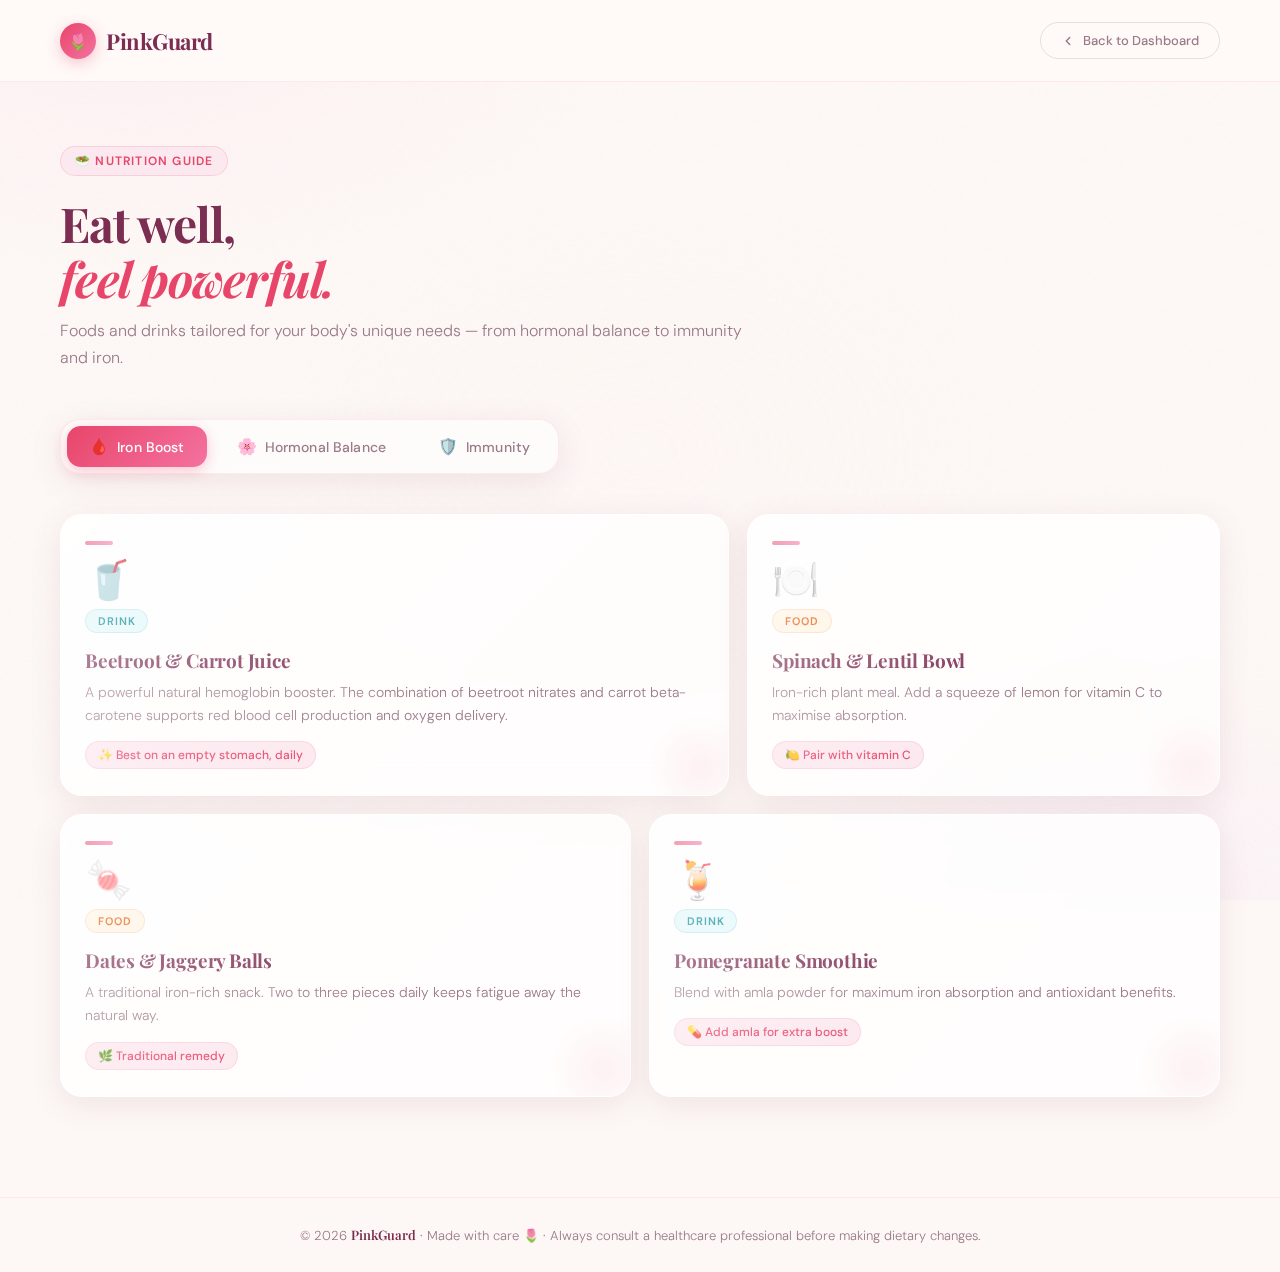
<file: frontend/nutrition.html>
<!doctype html>
<html lang="en">
  <head>
    <meta charset="UTF-8" />
    <meta name="viewport" content="width=device-width, initial-scale=1.0" />
    <title>Nutrition Guide — PinkGuard</title>
    <link rel="preconnect" href="https://fonts.googleapis.com" />
    <link rel="preconnect" href="https://fonts.gstatic.com" crossorigin />
    <link
      href="https://fonts.googleapis.com/css2?family=Playfair+Display:ital,wght@0,400;0,700;1,400&family=DM+Sans:wght@300;400;500&display=swap"
      rel="stylesheet"
    />
    <style>
      :root {
        --rose: #e8456a;
        --rose-light: #f472a0;
        --plum: #7c2d52;
        --blush: #fce8ef;
        --cream: #fdf8f5;
        --text: #2a1a22;
        --muted: #9b7a8a;
        --card-bg: rgba(255, 255, 255, 0.75);
        --shadow: 0 8px 32px rgba(124, 45, 82, 0.1);
        --glow: 0 0 40px rgba(232, 69, 106, 0.15);
      }

      * {
        margin: 0;
        padding: 0;
        box-sizing: border-box;
      }

      body {
        font-family: "DM Sans", sans-serif;
        background: var(--cream);
        color: var(--text);
        min-height: 100vh;
        overflow-x: hidden;
      }

      body::before {
        content: "";
        position: fixed;
        inset: 0;
        background:
          radial-gradient(
            ellipse 70% 55% at 10% 0%,
            #ffe0ed55 0%,
            transparent 55%
          ),
          radial-gradient(
            ellipse 55% 50% at 90% 100%,
            #f3d9ff33 0%,
            transparent 55%
          ),
          radial-gradient(
            ellipse 40% 40% at 50% 50%,
            #fff0f522 0%,
            transparent 70%
          );
        pointer-events: none;
        z-index: 0;
      }

      body::after {
        content: "";
        position: fixed;
        inset: 0;
        background-image: url("data:image/svg+xml,%3Csvg viewBox='0 0 200 200' xmlns='http://www.w3.org/2000/svg'%3E%3Cfilter id='n'%3E%3CfeTurbulence type='fractalNoise' baseFrequency='0.9' numOctaves='4' stitchTiles='stitch'/%3E%3C/filter%3E%3Crect width='100%25' height='100%25' filter='url(%23n)' opacity='0.03'/%3E%3C/svg%3E");
        pointer-events: none;
        z-index: 0;
        opacity: 0.4;
      }

      .page-wrap {
        position: relative;
        z-index: 1;
      }

      /* ======== NAVBAR ======== */
      .navbar {
        display: flex;
        justify-content: space-between;
        align-items: center;
        padding: 22px 60px;
        background: rgba(255, 250, 248, 0.85);
        backdrop-filter: blur(16px);
        -webkit-backdrop-filter: blur(16px);
        border-bottom: 1px solid rgba(232, 69, 106, 0.1);
        position: sticky;
        top: 0;
        z-index: 100;
        animation: slideDown 0.6s ease both;
      }

      .logo {
        display: flex;
        align-items: center;
        gap: 10px;
        font-family: "Playfair Display", serif;
        font-size: 22px;
        font-weight: 700;
        color: var(--plum);
        letter-spacing: -0.02em;
        text-decoration: none;
      }

      .logo-icon {
        width: 36px;
        height: 36px;
        background: linear-gradient(135deg, var(--rose), var(--rose-light));
        border-radius: 50%;
        display: flex;
        align-items: center;
        justify-content: center;
        font-size: 16px;
        box-shadow: 0 4px 14px rgba(232, 69, 106, 0.3);
        flex-shrink: 0;
      }

      .back-btn {
        display: inline-flex;
        align-items: center;
        gap: 8px;
        padding: 9px 20px;
        background: transparent;
        border: 1.5px solid rgba(124, 45, 82, 0.15);
        color: var(--muted);
        border-radius: 50px;
        font-size: 13px;
        font-weight: 500;
        font-family: "DM Sans", sans-serif;
        cursor: pointer;
        transition: all 0.2s ease;
        text-decoration: none;
      }

      .back-btn:hover {
        border-color: var(--rose);
        color: var(--rose);
        background: var(--blush);
      }

      .back-btn svg {
        width: 14px;
        height: 14px;
        stroke: currentColor;
        fill: none;
        stroke-width: 2.5;
        stroke-linecap: round;
        stroke-linejoin: round;
      }

      /* ======== HERO ======== */
      .hero {
        padding: 64px 60px 0;
        max-width: 820px;
        animation: fadeUp 0.7s 0.05s ease both;
      }

      .hero-badge {
        display: inline-flex;
        align-items: center;
        gap: 8px;
        background: var(--blush);
        color: var(--rose);
        font-size: 12px;
        font-weight: 600;
        letter-spacing: 0.1em;
        text-transform: uppercase;
        padding: 6px 14px;
        border-radius: 50px;
        margin-bottom: 20px;
        border: 1px solid rgba(232, 69, 106, 0.15);
      }

      .hero h1 {
        font-family: "Playfair Display", serif;
        font-size: 48px;
        font-weight: 700;
        color: var(--plum);
        letter-spacing: -0.025em;
        line-height: 1.15;
        margin-bottom: 12px;
      }

      .hero h1 em {
        font-style: italic;
        color: var(--rose);
      }

      .hero p {
        font-size: 16px;
        color: var(--muted);
        font-weight: 300;
        line-height: 1.65;
      }

      /* ======== MAIN CONTENT ======== */
      .content {
        padding: 48px 60px 100px;
      }

      /* ---- TAB BAR ---- */
      .tab-bar {
        display: flex;
        gap: 8px;
        margin-bottom: 40px;
        background: rgba(255, 255, 255, 0.6);
        backdrop-filter: blur(12px);
        padding: 6px;
        border-radius: 20px;
        border: 1px solid rgba(232, 69, 106, 0.1);
        width: fit-content;
        box-shadow: var(--shadow);
        animation: fadeUp 0.7s 0.15s ease both;
      }

      .tab-btn {
        display: flex;
        align-items: center;
        gap: 8px;
        padding: 10px 22px;
        border-radius: 14px;
        border: none;
        background: transparent;
        font-size: 14px;
        font-weight: 500;
        font-family: "DM Sans", sans-serif;
        color: var(--muted);
        cursor: pointer;
        transition: all 0.25s ease;
        letter-spacing: 0.01em;
      }

      .tab-btn:hover {
        color: var(--plum);
        background: rgba(124, 45, 82, 0.05);
      }

      .tab-btn.active {
        background: linear-gradient(135deg, var(--rose), var(--rose-light));
        color: white;
        box-shadow: 0 4px 14px rgba(232, 69, 106, 0.3);
      }

      .tab-btn .tab-emoji {
        font-size: 16px;
      }

      /* ---- TAB CONTENT ---- */
      .tab-panel {
        display: none;
      }
      .tab-panel.active {
        display: grid;
        grid-template-columns: repeat(12, 1fr);
        gap: 18px;
        animation: fadeUp 0.5s ease both;
      }

      /* ---- NUTRITION CARDS ---- */
      .nutrition-card {
        background: var(--card-bg);
        border-radius: 22px;
        padding: 26px 24px;
        border: 1px solid rgba(255, 255, 255, 0.9);
        box-shadow: var(--shadow);
        backdrop-filter: blur(14px);
        transition:
          transform 0.3s ease,
          box-shadow 0.3s ease;
        position: relative;
        overflow: hidden;
      }

      .nutrition-card::before {
        content: "";
        position: absolute;
        inset: 0;
        border-radius: 22px;
        background: linear-gradient(
          135deg,
          rgba(255, 255, 255, 0.55) 0%,
          transparent 60%
        );
        pointer-events: none;
      }

      .nutrition-card:hover {
        transform: translateY(-5px);
        box-shadow:
          0 20px 44px rgba(124, 45, 82, 0.13),
          var(--glow);
      }

      /* Card size variants */
      .card-wide {
        grid-column: span 7;
      }
      .card-narrow {
        grid-column: span 5;
      }
      .card-half {
        grid-column: span 6;
      }
      .card-third {
        grid-column: span 4;
      }

      .card-blob {
        position: absolute;
        right: -28px;
        bottom: -28px;
        width: 110px;
        height: 110px;
        background: radial-gradient(
          circle,
          rgba(232, 69, 106, 0.07) 0%,
          transparent 70%
        );
        border-radius: 50%;
        pointer-events: none;
      }

      .card-accent-bar {
        width: 28px;
        height: 4px;
        border-radius: 2px;
        background: linear-gradient(90deg, var(--rose), var(--rose-light));
        margin-bottom: 16px;
      }

      /* Badge */
      .item-badge {
        display: inline-flex;
        align-items: center;
        gap: 6px;
        font-size: 11px;
        font-weight: 600;
        letter-spacing: 0.08em;
        text-transform: uppercase;
        padding: 4px 12px;
        border-radius: 20px;
        margin-bottom: 14px;
      }

      .badge-drink {
        background: #e0f7fa;
        color: #00838f;
        border: 1px solid rgba(0, 131, 143, 0.15);
      }

      .badge-food {
        background: #fff3e0;
        color: #e65100;
        border: 1px solid rgba(230, 81, 0, 0.15);
      }

      .item-icon {
        font-size: 38px;
        display: block;
        margin-bottom: 10px;
        line-height: 1;
      }

      .nutrition-card h4 {
        font-family: "Playfair Display", serif;
        font-size: 19px;
        font-weight: 700;
        color: var(--plum);
        margin-bottom: 8px;
        letter-spacing: -0.01em;
      }

      .nutrition-card p {
        font-size: 14px;
        color: var(--muted);
        line-height: 1.65;
        font-weight: 300;
      }

      /* Tip chip */
      .tip-chip {
        display: inline-flex;
        align-items: center;
        gap: 6px;
        margin-top: 14px;
        font-size: 12px;
        font-weight: 500;
        color: var(--rose);
        background: var(--blush);
        padding: 5px 12px;
        border-radius: 20px;
        border: 1px solid rgba(232, 69, 106, 0.12);
      }

      /* ======== FOOTER ======== */
      .footer {
        text-align: center;
        padding: 28px;
        font-size: 13px;
        color: var(--muted);
        border-top: 1px solid rgba(232, 69, 106, 0.08);
        font-weight: 300;
      }

      .footer strong {
        font-weight: 600;
        color: var(--plum);
        font-family: "Playfair Display", serif;
      }

      /* ======== ANIMATIONS ======== */
      @keyframes fadeUp {
        from {
          opacity: 0;
          transform: translateY(22px);
        }
        to {
          opacity: 1;
          transform: translateY(0);
        }
      }

      @keyframes slideDown {
        from {
          opacity: 0;
          transform: translateY(-16px);
        }
        to {
          opacity: 1;
          transform: translateY(0);
        }
      }

      /* ======== RESPONSIVE ======== */
      @media (max-width: 900px) {
        .navbar {
          padding: 18px 24px;
        }
        .hero {
          padding: 48px 24px 0;
        }
        .hero h1 {
          font-size: 34px;
        }
        .content {
          padding: 36px 24px 70px;
        }
        .tab-bar {
          flex-wrap: wrap;
          width: 100%;
        }
        .tab-btn {
          flex: 1;
          justify-content: center;
        }
        .card-wide,
        .card-narrow,
        .card-half,
        .card-third {
          grid-column: span 12;
        }
        .tab-panel.active {
          grid-template-columns: 1fr;
        }
      }
    </style>
  </head>

  <body>
    <div class="page-wrap">
      <!-- NAVBAR -->
      <nav class="navbar">
        <a href="index.html" class="logo">
          <div class="logo-icon">🌷</div>
          PinkGuard
        </a>
        <button
          class="back-btn"
          onclick="window.location.href = 'dashboard.html'"
        >
          <svg viewBox="0 0 24 24"><polyline points="15 18 9 12 15 6" /></svg>
          Back to Dashboard
        </button>
      </nav>

      <!-- HERO -->
      <header class="hero">
        <div class="hero-badge">🥗 Nutrition Guide</div>
        <h1>Eat well,<br /><em>feel powerful.</em></h1>
        <p>
          Foods and drinks tailored for your body's unique needs — from hormonal
          balance to immunity and iron.
        </p>
      </header>

      <!-- CONTENT -->
      <main class="content">
        <!-- TAB BAR -->
        <div class="tab-bar">
          <button class="tab-btn active" onclick="showTab('iron', this)">
            <span class="tab-emoji">🩸</span> Iron Boost
          </button>
          <button class="tab-btn" onclick="showTab('hormonal', this)">
            <span class="tab-emoji">🌸</span> Hormonal Balance
          </button>
          <button class="tab-btn" onclick="showTab('immunity', this)">
            <span class="tab-emoji">🛡️</span> Immunity
          </button>
        </div>

        <!-- ===== IRON TAB ===== -->
        <div id="iron" class="tab-panel active">
          <!-- Wide card -->
          <div class="nutrition-card card-wide">
            <div class="card-blob"></div>
            <div class="card-accent-bar"></div>
            <span class="item-icon">🥤</span>
            <span class="item-badge badge-drink">Drink</span>
            <h4>Beetroot & Carrot Juice</h4>
            <p>
              A powerful natural hemoglobin booster. The combination of beetroot
              nitrates and carrot beta-carotene supports red blood cell
              production and oxygen delivery.
            </p>
            <div class="tip-chip">✨ Best on an empty stomach, daily</div>
          </div>

          <!-- Narrow card -->
          <div class="nutrition-card card-narrow">
            <div class="card-blob"></div>
            <div class="card-accent-bar"></div>
            <span class="item-icon">🍽️</span>
            <span class="item-badge badge-food">Food</span>
            <h4>Spinach & Lentil Bowl</h4>
            <p>
              Iron-rich plant meal. Add a squeeze of lemon for vitamin C to
              maximise absorption.
            </p>
            <div class="tip-chip">🍋 Pair with vitamin C</div>
          </div>

          <!-- Half cards -->
          <div class="nutrition-card card-half">
            <div class="card-blob"></div>
            <div class="card-accent-bar"></div>
            <span class="item-icon">🍬</span>
            <span class="item-badge badge-food">Food</span>
            <h4>Dates & Jaggery Balls</h4>
            <p>
              A traditional iron-rich snack. Two to three pieces daily keeps
              fatigue away the natural way.
            </p>
            <div class="tip-chip">🌿 Traditional remedy</div>
          </div>

          <div class="nutrition-card card-half">
            <div class="card-blob"></div>
            <div class="card-accent-bar"></div>
            <span class="item-icon">🍹</span>
            <span class="item-badge badge-drink">Drink</span>
            <h4>Pomegranate Smoothie</h4>
            <p>
              Blend with amla powder for maximum iron absorption and antioxidant
              benefits.
            </p>
            <div class="tip-chip">💊 Add amla for extra boost</div>
          </div>
        </div>

        <!-- ===== HORMONAL TAB ===== -->
        <div id="hormonal" class="tab-panel">
          <div class="nutrition-card card-wide">
            <div class="card-blob"></div>
            <div class="card-accent-bar"></div>
            <span class="item-icon">🍵</span>
            <span class="item-badge badge-drink">Drink</span>
            <h4>Spearmint & Chamomile Tea</h4>
            <p>
              Spearmint has been shown to reduce androgen levels while chamomile
              soothes the nervous system — a calming combo for hormonal
              fluctuations and PCOS support.
            </p>
            <div class="tip-chip">🌿 2 cups daily recommended</div>
          </div>

          <div class="nutrition-card card-narrow">
            <div class="card-blob"></div>
            <div class="card-accent-bar"></div>
            <span class="item-icon">🥤</span>
            <span class="item-badge badge-drink">Drink</span>
            <h4>Flaxseed Smoothie</h4>
            <p>
              Lignans in flaxseeds help naturally balance estrogen levels
              throughout your cycle.
            </p>
            <div class="tip-chip">🌱 1 tbsp ground daily</div>
          </div>

          <div class="nutrition-card card-half">
            <div class="card-blob"></div>
            <div class="card-accent-bar"></div>
            <span class="item-icon">🐟</span>
            <span class="item-badge badge-food">Food</span>
            <h4>Salmon & Avocado Bowl</h4>
            <p>
              Omega-3 fatty acids reduce inflammation and support hormonal
              signalling throughout the cycle.
            </p>
            <div class="tip-chip">🔥 Anti-inflammatory</div>
          </div>

          <div class="nutrition-card card-half">
            <div class="card-blob"></div>
            <div class="card-accent-bar"></div>
            <span class="item-icon">🥣</span>
            <span class="item-badge badge-food">Food</span>
            <h4>Cinnamon Oatmeal</h4>
            <p>
              Cinnamon regulates insulin sensitivity — a key factor in managing
              PCOS and hormonal balance.
            </p>
            <div class="tip-chip">🩺 PCOS-friendly</div>
          </div>
        </div>

        <!-- ===== IMMUNITY TAB ===== -->
        <div id="immunity" class="tab-panel">
          <div class="nutrition-card card-wide">
            <div class="card-blob"></div>
            <div class="card-accent-bar"></div>
            <span class="item-icon">🥤</span>
            <span class="item-badge badge-drink">Drink</span>
            <h4>Morning Green Smoothie</h4>
            <p>
              Kale, fresh ginger, lemon, and cucumber blended into a vibrant
              antioxidant powerhouse. Start your day with this to fortify your
              immune defenses from the inside out.
            </p>
            <div class="tip-chip">☀️ Best first thing in the morning</div>
          </div>

          <div class="nutrition-card card-narrow">
            <div class="card-blob"></div>
            <div class="card-accent-bar"></div>
            <span class="item-icon">🥦</span>
            <span class="item-badge badge-food">Food</span>
            <h4>Broccoli & Garlic Stir Fry</h4>
            <p>
              Sulforaphane in broccoli + allicin in garlic deliver potent
              cancer-fighting compounds.
            </p>
            <div class="tip-chip">🛡️ Cancer-protective</div>
          </div>

          <div class="nutrition-card card-half">
            <div class="card-blob"></div>
            <div class="card-accent-bar"></div>
            <span class="item-icon">🍓</span>
            <span class="item-badge badge-food">Food</span>
            <h4>Berry Yogurt Parfait</h4>
            <p>
              Probiotics from yogurt combined with berry antioxidants support
              gut and immune health together.
            </p>
            <div class="tip-chip">🦠 Gut & immunity duo</div>
          </div>

          <div class="nutrition-card card-half">
            <div class="card-blob"></div>
            <div class="card-accent-bar"></div>
            <span class="item-icon">🍋</span>
            <span class="item-badge badge-drink">Drink</span>
            <h4>Ginger Lemon Honey Water</h4>
            <p>
              A simple morning immunity ritual that warms the body and activates
              your natural defences.
            </p>
            <div class="tip-chip">🌅 Morning ritual</div>
          </div>
        </div>
      </main>

      <!-- FOOTER -->
      <footer class="footer">
        © 2026 <strong>PinkGuard</strong> · Made with care 🌷 · Always consult a
        healthcare professional before making dietary changes.
      </footer>
    </div>

    <script src="script.js"></script>
    <script>
      function showTab(tabId, btn) {
        // Hide all panels
        document
          .querySelectorAll(".tab-panel")
          .forEach((p) => p.classList.remove("active"));
        // Deactivate all buttons
        document
          .querySelectorAll(".tab-btn")
          .forEach((b) => b.classList.remove("active"));
        // Activate selected
        document.getElementById(tabId).classList.add("active");
        if (btn) btn.classList.add("active");
      }
    </script>
  </body>
</html>
</file>
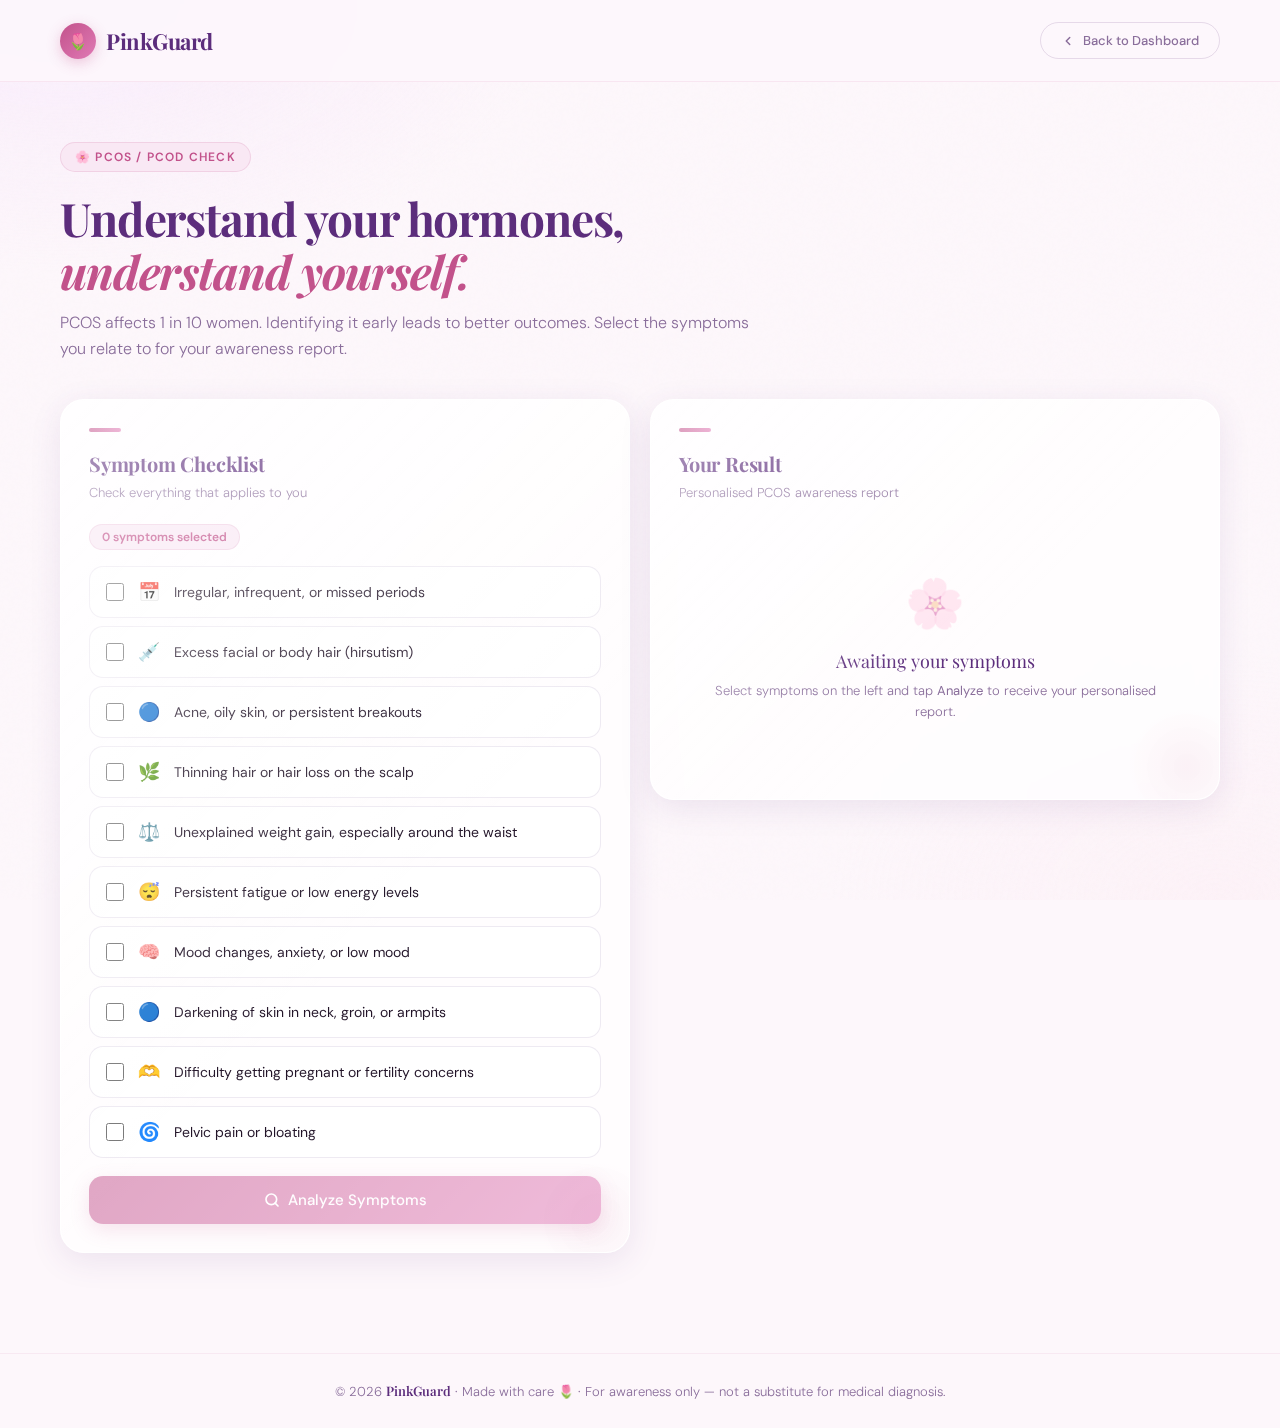
<file: frontend/pcos.html>
<!doctype html>
<html lang="en">
  <head>
    <meta charset="UTF-8" />
    <meta name="viewport" content="width=device-width, initial-scale=1.0" />
    <title>PCOS / PCOD Check — PinkGuard</title>
    <link rel="preconnect" href="https://fonts.googleapis.com" />
    <link rel="preconnect" href="https://fonts.gstatic.com" crossorigin />
    <link
      href="https://fonts.googleapis.com/css2?family=Playfair+Display:ital,wght@0,400;0,700;1,400&family=DM+Sans:wght@300;400;500&display=swap"
      rel="stylesheet"
    />
    <style>
      :root {
        --rose: #c2528b;
        --rose-light: #e07ab5;
        --plum: #5c2d7c;
        --blush: #f9e8f4;
        --cream: #fdf7fb;
        --text: #221428;
        --muted: #8a6e9b;
        --card-bg: rgba(255, 255, 255, 0.75);
        --shadow: 0 8px 32px rgba(92, 45, 124, 0.1);
      }
      * {
        margin: 0;
        padding: 0;
        box-sizing: border-box;
      }
      body {
        font-family: "DM Sans", sans-serif;
        background: var(--cream);
        color: var(--text);
        min-height: 100vh;
        overflow-x: hidden;
      }
      body::before {
        content: "";
        position: fixed;
        inset: 0;
        background:
          radial-gradient(
            ellipse 70% 55% at 5% 0%,
            #f3d9ff55 0%,
            transparent 55%
          ),
          radial-gradient(
            ellipse 55% 50% at 95% 100%,
            #ffe0ed33 0%,
            transparent 55%
          );
        pointer-events: none;
        z-index: 0;
      }
      body::after {
        content: "";
        position: fixed;
        inset: 0;
        background-image: url("data:image/svg+xml,%3Csvg viewBox='0 0 200 200' xmlns='http://www.w3.org/2000/svg'%3E%3Cfilter id='n'%3E%3CfeTurbulence type='fractalNoise' baseFrequency='0.9' numOctaves='4' stitchTiles='stitch'/%3E%3C/filter%3E%3Crect width='100%25' height='100%25' filter='url(%23n)' opacity='0.03'/%3E%3C/svg%3E");
        pointer-events: none;
        z-index: 0;
        opacity: 0.4;
      }
      .page-wrap {
        position: relative;
        z-index: 1;
      }

      /* NAVBAR */
      .navbar {
        display: flex;
        justify-content: space-between;
        align-items: center;
        padding: 22px 60px;
        background: rgba(253, 247, 251, 0.85);
        backdrop-filter: blur(16px);
        border-bottom: 1px solid rgba(194, 82, 139, 0.1);
        position: sticky;
        top: 0;
        z-index: 100;
        animation: slideDown 0.6s ease both;
      }
      .logo {
        display: flex;
        align-items: center;
        gap: 10px;
        font-family: "Playfair Display", serif;
        font-size: 22px;
        font-weight: 700;
        color: var(--plum);
        letter-spacing: -0.02em;
        text-decoration: none;
      }
      .logo-icon {
        width: 36px;
        height: 36px;
        background: linear-gradient(135deg, var(--rose), var(--rose-light));
        border-radius: 50%;
        display: flex;
        align-items: center;
        justify-content: center;
        font-size: 16px;
        box-shadow: 0 4px 14px rgba(194, 82, 139, 0.3);
        flex-shrink: 0;
      }
      .back-btn {
        display: inline-flex;
        align-items: center;
        gap: 8px;
        padding: 9px 20px;
        background: transparent;
        border: 1.5px solid rgba(92, 45, 124, 0.15);
        color: var(--muted);
        border-radius: 50px;
        font-size: 13px;
        font-weight: 500;
        font-family: "DM Sans", sans-serif;
        cursor: pointer;
        transition: all 0.2s ease;
      }
      .back-btn:hover {
        border-color: var(--rose);
        color: var(--rose);
        background: var(--blush);
      }
      .back-btn svg {
        width: 14px;
        height: 14px;
        stroke: currentColor;
        fill: none;
        stroke-width: 2.5;
        stroke-linecap: round;
        stroke-linejoin: round;
      }

      /* HERO */
      .hero {
        padding: 60px 60px 0;
        max-width: 820px;
        animation: fadeUp 0.7s 0.05s ease both;
      }
      .hero-badge {
        display: inline-flex;
        align-items: center;
        gap: 8px;
        background: var(--blush);
        color: var(--rose);
        font-size: 12px;
        font-weight: 600;
        letter-spacing: 0.1em;
        text-transform: uppercase;
        padding: 6px 14px;
        border-radius: 50px;
        margin-bottom: 20px;
        border: 1px solid rgba(194, 82, 139, 0.15);
      }
      .hero h1 {
        font-family: "Playfair Display", serif;
        font-size: 46px;
        font-weight: 700;
        color: var(--plum);
        letter-spacing: -0.025em;
        line-height: 1.15;
        margin-bottom: 12px;
      }
      .hero h1 em {
        font-style: italic;
        color: var(--rose);
      }
      .hero p {
        font-size: 16px;
        color: var(--muted);
        font-weight: 300;
        line-height: 1.65;
      }

      /* LAYOUT */
      .content {
        display: grid;
        grid-template-columns: 1fr 1fr;
        gap: 20px;
        padding: 36px 60px 100px;
        align-items: start;
      }

      /* PANEL */
      .panel {
        background: var(--card-bg);
        border-radius: 24px;
        padding: 28px;
        border: 1px solid rgba(255, 255, 255, 0.9);
        box-shadow: var(--shadow);
        backdrop-filter: blur(14px);
        position: relative;
        overflow: hidden;
        animation: fadeUp 0.7s ease both;
      }
      .panel::before {
        content: "";
        position: absolute;
        inset: 0;
        border-radius: 24px;
        background: linear-gradient(
          135deg,
          rgba(255, 255, 255, 0.5) 0%,
          transparent 60%
        );
        pointer-events: none;
      }
      .card-blob {
        position: absolute;
        right: -28px;
        bottom: -28px;
        width: 120px;
        height: 120px;
        background: radial-gradient(
          circle,
          rgba(194, 82, 139, 0.07) 0%,
          transparent 70%
        );
        border-radius: 50%;
        pointer-events: none;
      }
      .card-accent-bar {
        width: 32px;
        height: 4px;
        border-radius: 2px;
        background: linear-gradient(90deg, var(--rose), var(--rose-light));
        margin-bottom: 18px;
      }
      .panel-title {
        font-family: "Playfair Display", serif;
        font-size: 20px;
        font-weight: 700;
        color: var(--plum);
        letter-spacing: -0.01em;
        margin-bottom: 6px;
      }
      .panel-sub {
        font-size: 13px;
        color: var(--muted);
        font-weight: 300;
        margin-bottom: 22px;
        line-height: 1.5;
      }

      /* SYMPTOMS */
      .count-badge {
        display: inline-flex;
        align-items: center;
        gap: 6px;
        font-size: 12px;
        font-weight: 600;
        background: var(--blush);
        color: var(--rose);
        padding: 4px 12px;
        border-radius: 20px;
        border: 1px solid rgba(194, 82, 139, 0.15);
        margin-bottom: 16px;
      }
      .symptom-grid {
        display: flex;
        flex-direction: column;
        gap: 8px;
      }
      .symptom-item {
        display: flex;
        align-items: center;
        gap: 14px;
        padding: 13px 16px;
        border-radius: 14px;
        border: 1.5px solid rgba(92, 45, 124, 0.1);
        background: rgba(255, 255, 255, 0.6);
        cursor: pointer;
        transition: all 0.2s ease;
      }
      .symptom-item:hover {
        border-color: rgba(194, 82, 139, 0.3);
        background: var(--blush);
      }
      .symptom-item.selected {
        border-color: var(--rose);
        background: linear-gradient(135deg, #fdf0f7, var(--blush));
        box-shadow: 0 0 0 3px rgba(194, 82, 139, 0.08);
      }
      .symptom-item input[type="checkbox"] {
        width: 18px;
        height: 18px;
        padding: 0;
        accent-color: var(--rose);
        flex-shrink: 0;
        cursor: pointer;
      }
      .symptom-emoji {
        font-size: 18px;
        flex-shrink: 0;
      }
      .symptom-text {
        font-size: 14px;
        font-weight: 400;
        color: var(--text);
        line-height: 1.3;
      }
      .symptom-item.selected .symptom-text {
        color: var(--plum);
        font-weight: 500;
      }

      .analyze-btn {
        width: 100%;
        padding: 14px;
        background: linear-gradient(135deg, var(--rose), var(--rose-light));
        color: white;
        border: none;
        border-radius: 14px;
        font-size: 15px;
        font-weight: 500;
        font-family: "DM Sans", sans-serif;
        cursor: pointer;
        transition: all 0.25s ease;
        box-shadow: 0 6px 20px rgba(194, 82, 139, 0.3);
        display: flex;
        align-items: center;
        justify-content: center;
        gap: 8px;
        margin-top: 18px;
      }
      .analyze-btn:hover {
        transform: translateY(-2px);
        box-shadow: 0 10px 28px rgba(194, 82, 139, 0.4);
      }
      .analyze-btn:disabled {
        opacity: 0.5;
        cursor: not-allowed;
        transform: none;
      }
      .analyze-btn svg {
        width: 16px;
        height: 16px;
        stroke: white;
        fill: none;
        stroke-width: 2.5;
        stroke-linecap: round;
        stroke-linejoin: round;
      }

      /* RESULT */
      .result-panel {
        animation-delay: 0.2s;
      }
      .empty-state {
        display: flex;
        flex-direction: column;
        align-items: center;
        justify-content: center;
        padding: 48px 20px;
        text-align: center;
      }
      .empty-icon {
        font-size: 48px;
        margin-bottom: 14px;
        opacity: 0.35;
      }
      .empty-title {
        font-family: "Playfair Display", serif;
        font-size: 18px;
        color: var(--plum);
        margin-bottom: 8px;
      }
      .empty-text {
        font-size: 13px;
        color: var(--muted);
        font-weight: 300;
        line-height: 1.6;
      }

      .risk-meter {
        margin-bottom: 20px;
      }
      .risk-label-row {
        display: flex;
        justify-content: space-between;
        align-items: center;
        margin-bottom: 10px;
      }
      .risk-level-text {
        font-family: "Playfair Display", serif;
        font-size: 22px;
        font-weight: 700;
        color: var(--plum);
      }
      .risk-pill {
        font-size: 12px;
        font-weight: 600;
        padding: 4px 14px;
        border-radius: 20px;
        letter-spacing: 0.06em;
        text-transform: uppercase;
      }
      .risk-low {
        background: #e8f5e9;
        color: #2e7d32;
        border: 1px solid rgba(46, 125, 50, 0.2);
      }
      .risk-moderate {
        background: #fff3e0;
        color: #e65100;
        border: 1px solid rgba(230, 81, 0, 0.2);
      }
      .risk-high {
        background: var(--blush);
        color: var(--rose);
        border: 1px solid rgba(194, 82, 139, 0.2);
      }
      .risk-bar-track {
        height: 8px;
        background: rgba(92, 45, 124, 0.1);
        border-radius: 4px;
        overflow: hidden;
      }
      .risk-bar-fill {
        height: 100%;
        border-radius: 4px;
        transition: width 1s ease;
        width: 0%;
      }
      .risk-bar-low {
        background: linear-gradient(90deg, #66bb6a, #43a047);
      }
      .risk-bar-moderate {
        background: linear-gradient(90deg, #ffa726, #ef6c00);
      }
      .risk-bar-high {
        background: linear-gradient(90deg, var(--rose), var(--rose-light));
      }

      .support-box {
        border-radius: 16px;
        padding: 18px;
        margin-bottom: 18px;
        border: 1px solid;
      }
      .support-box.low {
        background: #f0fdf4;
        border-color: rgba(46, 125, 50, 0.15);
      }
      .support-box.moderate {
        background: #fffbf0;
        border-color: rgba(230, 81, 0, 0.15);
      }
      .support-box.high {
        background: #fdf5fb;
        border-color: rgba(194, 82, 139, 0.15);
      }
      .support-icon {
        font-size: 28px;
        margin-bottom: 10px;
        display: block;
      }
      .support-title {
        font-family: "Playfair Display", serif;
        font-size: 16px;
        font-weight: 700;
        margin-bottom: 8px;
      }
      .support-box.low .support-title {
        color: #2e7d32;
      }
      .support-box.moderate .support-title {
        color: #e65100;
      }
      .support-box.high .support-title {
        color: var(--rose);
      }
      .support-text {
        font-size: 13px;
        line-height: 1.75;
        font-weight: 300;
        color: #444;
      }

      .steps-title {
        display: flex;
        align-items: center;
        gap: 8px;
        font-size: 14px;
        font-weight: 600;
        color: var(--plum);
        margin-bottom: 12px;
      }
      .steps-list {
        list-style: none;
        display: flex;
        flex-direction: column;
        gap: 8px;
        margin-bottom: 18px;
      }
      .step-item {
        display: flex;
        align-items: flex-start;
        gap: 12px;
        padding: 12px 14px;
        background: rgba(255, 255, 255, 0.7);
        border-radius: 12px;
        font-size: 13px;
        color: var(--text);
        line-height: 1.5;
        border: 1px solid rgba(194, 82, 139, 0.07);
        animation: fadeUp 0.4s ease both;
      }
      .step-num {
        width: 22px;
        height: 22px;
        background: linear-gradient(135deg, var(--rose), var(--rose-light));
        color: white;
        border-radius: 50%;
        display: flex;
        align-items: center;
        justify-content: center;
        font-size: 11px;
        font-weight: 700;
        flex-shrink: 0;
        margin-top: 1px;
      }

      .food-section-title {
        display: flex;
        align-items: center;
        gap: 8px;
        font-size: 14px;
        font-weight: 600;
        color: var(--plum);
        margin-bottom: 12px;
      }
      .food-list {
        list-style: none;
        display: flex;
        flex-direction: column;
        gap: 8px;
        margin-bottom: 18px;
      }
      .food-item {
        display: flex;
        align-items: center;
        gap: 12px;
        padding: 11px 14px;
        background: rgba(255, 255, 255, 0.65);
        border-radius: 12px;
        font-size: 13px;
        color: var(--text);
        border: 1px solid rgba(194, 82, 139, 0.07);
        animation: fadeUp 0.4s ease both;
      }
      .food-item-icon {
        font-size: 18px;
        flex-shrink: 0;
      }

      .disclaimer-chip {
        display: flex;
        align-items: flex-start;
        gap: 10px;
        padding: 12px 14px;
        background: rgba(255, 243, 205, 0.7);
        border: 1px solid rgba(255, 193, 7, 0.25);
        border-radius: 12px;
        font-size: 12px;
        color: #6d4c00;
        line-height: 1.5;
        margin-bottom: 18px;
      }
      .reset-btn {
        width: 100%;
        padding: 12px;
        background: transparent;
        border: 1.5px solid rgba(92, 45, 124, 0.15);
        color: var(--plum);
        border-radius: 14px;
        font-size: 14px;
        font-weight: 500;
        font-family: "DM Sans", sans-serif;
        cursor: pointer;
        transition: all 0.25s ease;
        display: flex;
        align-items: center;
        justify-content: center;
        gap: 8px;
      }
      .reset-btn:hover {
        border-color: var(--rose);
        color: var(--rose);
        background: var(--blush);
      }

      .footer {
        text-align: center;
        padding: 28px;
        font-size: 13px;
        color: var(--muted);
        border-top: 1px solid rgba(194, 82, 139, 0.08);
        font-weight: 300;
      }
      .footer strong {
        font-weight: 600;
        color: var(--plum);
        font-family: "Playfair Display", serif;
      }

      @keyframes fadeUp {
        from {
          opacity: 0;
          transform: translateY(22px);
        }
        to {
          opacity: 1;
          transform: translateY(0);
        }
      }
      @keyframes slideDown {
        from {
          opacity: 0;
          transform: translateY(-16px);
        }
        to {
          opacity: 1;
          transform: translateY(0);
        }
      }
      @keyframes resultReveal {
        from {
          opacity: 0;
          transform: translateY(12px) scale(0.98);
        }
        to {
          opacity: 1;
          transform: translateY(0) scale(1);
        }
      }

      @media (max-width: 900px) {
        .navbar {
          padding: 18px 24px;
        }
        .hero {
          padding: 44px 24px 0;
        }
        .hero h1 {
          font-size: 32px;
        }
        .content {
          grid-template-columns: 1fr;
          padding: 28px 24px 70px;
        }
      }
    </style>
  </head>
  <body>
    <div class="page-wrap">
      <nav class="navbar">
        <a href="index.html" class="logo"
          ><div class="logo-icon">🌷</div>
          PinkGuard</a
        >
        <button
          class="back-btn"
          onclick="window.location.href = 'dashboard.html'"
        >
          <svg viewBox="0 0 24 24"><polyline points="15 18 9 12 15 6" /></svg
          >Back to Dashboard
        </button>
      </nav>

      <header class="hero">
        <div class="hero-badge">🌸 PCOS / PCOD Check</div>
        <h1>Understand your hormones,<br /><em>understand yourself.</em></h1>
        <p>
          PCOS affects 1 in 10 women. Identifying it early leads to better
          outcomes. Select the symptoms you relate to for your awareness report.
        </p>
      </header>

      <main class="content">
        <div class="panel" style="animation-delay: 0.1s">
          <div class="card-blob"></div>
          <div class="card-accent-bar"></div>
          <div class="panel-title">Symptom Checklist</div>
          <div class="panel-sub">Check everything that applies to you</div>
          <div class="count-badge" id="countBadge">0 symptoms selected</div>
          <div class="symptom-grid" id="symptomList"></div>
          <button
            class="analyze-btn"
            id="analyzeBtn"
            onclick="analyze()"
            disabled
          >
            <svg viewBox="0 0 24 24">
              <circle cx="11" cy="11" r="8" />
              <line x1="21" y1="21" x2="16.65" y2="16.65" />
            </svg>
            Analyze Symptoms
          </button>
        </div>

        <div class="panel result-panel" style="animation-delay: 0.2s">
          <div class="card-blob"></div>
          <div class="card-accent-bar"></div>
          <div class="panel-title">Your Result</div>
          <div class="panel-sub">Personalised PCOS awareness report</div>
          <div id="resultContent">
            <div class="empty-state">
              <div class="empty-icon">🌸</div>
              <div class="empty-title">Awaiting your symptoms</div>
              <div class="empty-text">
                Select symptoms on the left and tap <strong>Analyze</strong> to
                receive your personalised report.
              </div>
            </div>
          </div>
        </div>
      </main>

      <footer class="footer">
        © 2026 <strong>PinkGuard</strong> · Made with care 🌷 · For awareness
        only — not a substitute for medical diagnosis.
      </footer>
    </div>

    <script>
      const SYMPTOMS = [
        { emoji: "📅", text: "Irregular, infrequent, or missed periods" },
        { emoji: "💉", text: "Excess facial or body hair (hirsutism)" },
        { emoji: "🔵", text: "Acne, oily skin, or persistent breakouts" },
        { emoji: "🌿", text: "Thinning hair or hair loss on the scalp" },
        {
          emoji: "⚖️",
          text: "Unexplained weight gain, especially around the waist",
        },
        { emoji: "😴", text: "Persistent fatigue or low energy levels" },
        { emoji: "🧠", text: "Mood changes, anxiety, or low mood" },
        { emoji: "🔵", text: "Darkening of skin in neck, groin, or armpits" },
        {
          emoji: "🫶",
          text: "Difficulty getting pregnant or fertility concerns",
        },
        { emoji: "🌀", text: "Pelvic pain or bloating" },
      ];

      const RESULTS = {
        low: {
          level: "Low Risk",
          pillClass: "risk-low",
          barClass: "risk-bar-low",
          barPct: "20%",
          supportClass: "low",
          supportIcon: "💚",
          supportTitle: "Your hormones seem to be in a good place.",
          supportText:
            "Your symptoms don't strongly suggest PCOS at this time — that's reassuring news! Every woman's cycle is unique, and small fluctuations are completely normal. The fact that you're checking in with your body is a beautiful act of self-care. Keep nurturing yourself.",
          steps: [
            "Continue tracking your menstrual cycle each month — apps or a simple journal both work well",
            "Maintain a balanced, low-glycaemic diet to naturally support hormonal health",
            "Aim for at least 30 minutes of movement daily — yoga and walking are especially beneficial",
            "If you ever notice changes in your cycle or new symptoms, don't hesitate to speak with your doctor",
          ],
          foods: [
            {
              emoji: "🥣",
              text: "Cinnamon oatmeal — naturally regulates insulin",
            },
            {
              emoji: "🥑",
              text: "Avocado — healthy fats for hormonal balance",
            },
            { emoji: "🍵", text: "Spearmint tea — supports hormonal health" },
            {
              emoji: "🫘",
              text: "Lentils — low glycaemic, hormone-friendly protein",
            },
          ],
        },
        moderate: {
          level: "Moderate Risk",
          pillClass: "risk-moderate",
          barClass: "risk-bar-moderate",
          barPct: "58%",
          supportClass: "moderate",
          supportIcon: "🧡",
          supportTitle:
            "Your body is trying to tell you something — and you're listening.",
          supportText:
            "Noticing these symptoms takes real self-awareness. PCOS is very manageable with the right support, and many women go on to live full, healthy, and fertile lives after diagnosis. A gynaecologist or endocrinologist can give you clarity, a proper diagnosis, and a plan that works for your unique body. You deserve that support.",
          steps: [
            "Book an appointment with a gynaecologist or endocrinologist within the next 2 weeks",
            "Request a transvaginal or pelvic ultrasound to check for ovarian cysts",
            "Ask for hormone blood tests: LH, FSH, testosterone, insulin, and thyroid profile",
            "Begin tracking your cycle, symptoms, and energy levels to share with your doctor",
            "Reduce refined sugars and processed foods — insulin resistance is a key PCOS factor",
          ],
          foods: [
            {
              emoji: "🥬",
              text: "Leafy greens — spinach, kale, reduce inflammation",
            },
            { emoji: "🫐", text: "Berries — low sugar, high antioxidants" },
            { emoji: "🐟", text: "Salmon — omega-3 for hormonal support" },
            { emoji: "🥜", text: "Walnuts & seeds — reduce androgen levels" },
          ],
        },
        high: {
          level: "High Risk",
          pillClass: "risk-high",
          barClass: "risk-bar-high",
          barPct: "95%",
          supportClass: "high",
          supportIcon: "💜",
          supportTitle: "You deserve answers, care, and a path forward.",
          supportText:
            "We hear you. Living with these symptoms can be exhausting, confusing, and isolating — and we want you to know you are not alone. PCOS is one of the most common hormonal conditions in women, and it is treatable. Getting a diagnosis is not the end of anything — it is the beginning of real understanding and real care. Please reach out to a specialist soon. You are worth that appointment.",
          steps: [
            "See a gynaecologist or endocrinologist as a priority — ideally within this week",
            "Request a full hormone panel: LH, FSH, AMH, testosterone, insulin, and thyroid function",
            "Ask for a pelvic ultrasound to assess ovarian volume and follicle count",
            "Discuss treatment options — lifestyle changes, medication, or both based on your goals",
            "If fertility is a concern, ask about a referral to a reproductive specialist",
            "Connect with a PCOS support community — you'll find thousands of women who understand exactly what you're going through",
          ],
          foods: [
            {
              emoji: "🥦",
              text: "Cruciferous vegetables — broccoli, Brussels sprouts",
            },
            {
              emoji: "🍵",
              text: "Spearmint tea × 2 cups daily — proven androgen reducer",
            },
            {
              emoji: "🫘",
              text: "Legumes & lentils — slow-release energy, insulin-friendly",
            },
            { emoji: "🥑", text: "Healthy fats — avocado, olive oil, nuts" },
          ],
        },
      };

      let selected = [];

      function init() {
        const list = document.getElementById("symptomList");
        list.innerHTML = SYMPTOMS.map(
          (s, i) => `
          <label class="symptom-item" id="item-${i}" onclick="toggle(${i},event)">
            <input type="checkbox" id="chk-${i}" onclick="event.stopPropagation();toggle(${i})"/>
            <span class="symptom-emoji">${s.emoji}</span>
            <span class="symptom-text">${s.text}</span>
          </label>`,
        ).join("");
      }

      function toggle(i, e) {
        if (e && e.target.tagName === "INPUT") return;
        const chk = document.getElementById(`chk-${i}`);
        const item = document.getElementById(`item-${i}`);
        chk.checked = !chk.checked;
        item.classList.toggle("selected", chk.checked);
        selected = [
          ...document.querySelectorAll(".symptom-item input:checked"),
        ].map((c) => parseInt(c.id.split("-")[1]));
        const n = selected.length;
        document.getElementById("countBadge").textContent =
          n === 0
            ? "0 symptoms selected"
            : n === 1
              ? "1 symptom selected"
              : `${n} symptoms selected`;
        document.getElementById("analyzeBtn").disabled = n === 0;
      }

      function analyze() {
        const pct = selected.length / SYMPTOMS.length;
        const r =
          pct <= 0.25
            ? RESULTS.low
            : pct <= 0.6
              ? RESULTS.moderate
              : RESULTS.high;
        const stepsHTML = r.steps
          .map(
            (s, i) =>
              `<li class="step-item" style="animation-delay:${i * 0.07}s"><div class="step-num">${i + 1}</div><span>${s}</span></li>`,
          )
          .join("");
        const foodHTML = r.foods
          .map(
            (f, i) =>
              `<li class="food-item" style="animation-delay:${i * 0.07}s"><span class="food-item-icon">${f.emoji}</span>${f.text}</li>`,
          )
          .join("");

        document.getElementById("resultContent").innerHTML = `
          <div style="animation:resultReveal 0.5s ease both">
            <div class="risk-meter">
              <div class="risk-label-row">
                <div class="risk-level-text">${r.level}</div>
                <div class="risk-pill ${r.pillClass}">${selected.length}/${SYMPTOMS.length} symptoms</div>
              </div>
              <div class="risk-bar-track"><div class="risk-bar-fill ${r.barClass}" id="riskBar"></div></div>
            </div>
            <div class="support-box ${r.supportClass}">
              <span class="support-icon">${r.supportIcon}</span>
              <div class="support-title">${r.supportTitle}</div>
              <div class="support-text">${r.supportText}</div>
            </div>
            <div class="steps-title">📋 Your Next Steps</div>
            <ul class="steps-list">${stepsHTML}</ul>
            <div class="food-section-title">🥗 Hormone-Supportive Nutrition</div>
            <ul class="food-list">${foodHTML}</ul>
            <div class="disclaimer-chip">⚠️ <span>This tool is for <strong>awareness and education only</strong>. It does not diagnose any medical condition. Please consult a qualified healthcare professional.</span></div>
            <button class="reset-btn" onclick="resetCheck()">↩ Check Again</button>
          </div>`;
        setTimeout(() => {
          const b = document.getElementById("riskBar");
          if (b) b.style.width = r.barPct;
        }, 100);
      }

      function resetCheck() {
        selected = [];
        document
          .querySelectorAll(".symptom-item")
          .forEach((el) => el.classList.remove("selected"));
        document
          .querySelectorAll(".symptom-item input")
          .forEach((c) => (c.checked = false));
        document.getElementById("countBadge").textContent =
          "0 symptoms selected";
        document.getElementById("analyzeBtn").disabled = true;
        document.getElementById("resultContent").innerHTML =
          `<div class="empty-state"><div class="empty-icon">🌸</div><div class="empty-title">Awaiting your symptoms</div><div class="empty-text">Select symptoms on the left and tap <strong>Analyze</strong> to receive your personalised report.</div></div>`;
      }

      init();
    </script>
  </body>
</html>
</file>
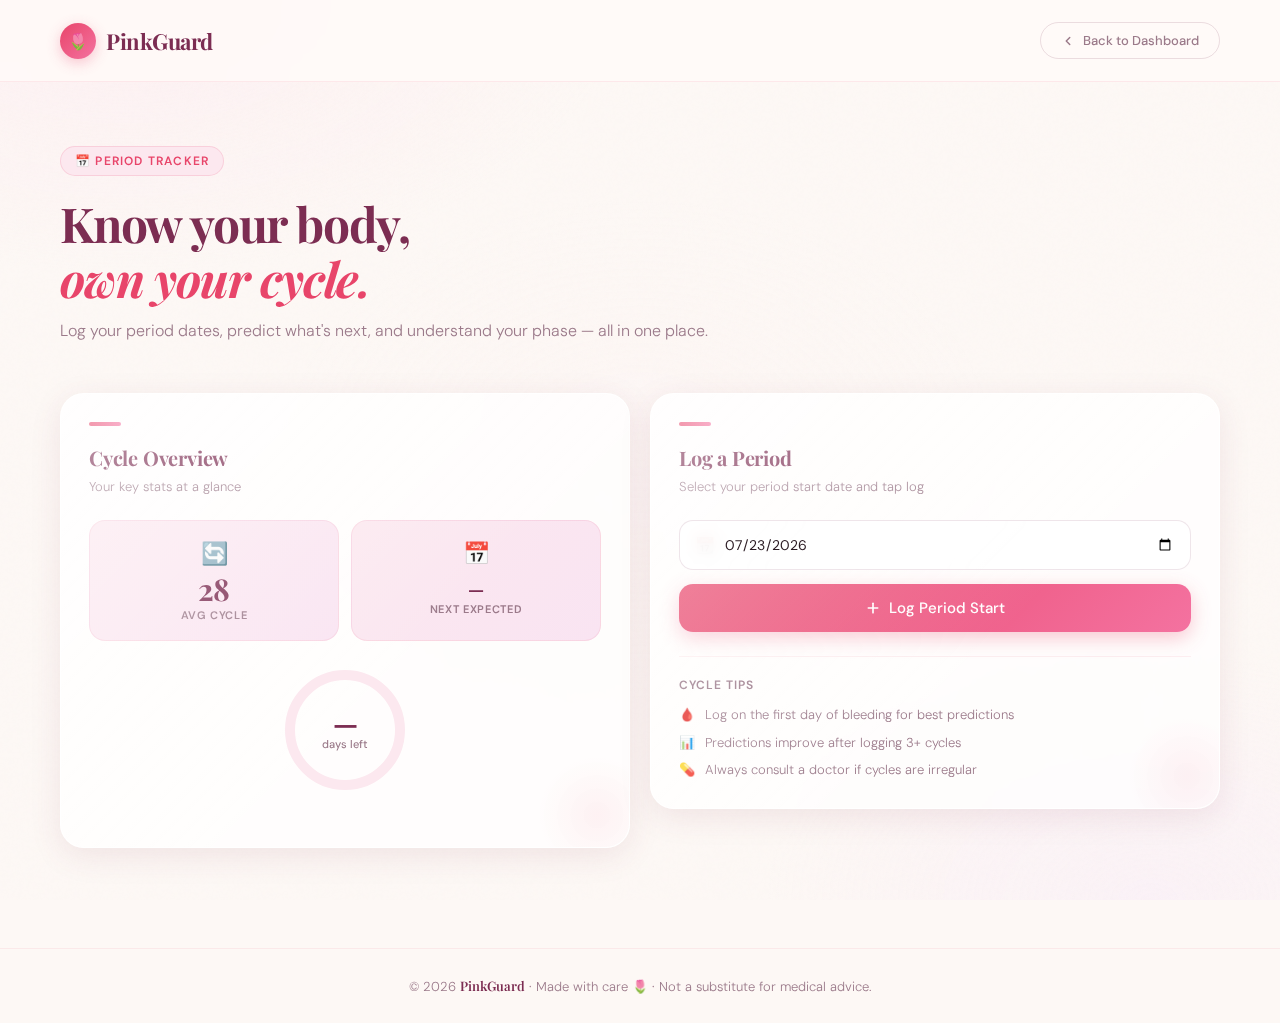
<file: frontend/period.html>
<!doctype html>
<html lang="en">
  <head>
    <meta charset="UTF-8" />
    <meta name="viewport" content="width=device-width, initial-scale=1.0" />
    <title>Period Tracker — PinkGuard</title>
    <link rel="preconnect" href="https://fonts.googleapis.com" />
    <link rel="preconnect" href="https://fonts.gstatic.com" crossorigin />
    <link
      href="https://fonts.googleapis.com/css2?family=Playfair+Display:ital,wght@0,400;0,700;1,400&family=DM+Sans:wght@300;400;500&display=swap"
      rel="stylesheet"
    />
    <style>
      :root {
        --rose: #e8456a;
        --rose-light: #f472a0;
        --plum: #7c2d52;
        --blush: #fce8ef;
        --cream: #fdf8f5;
        --text: #2a1a22;
        --muted: #9b7a8a;
        --card-bg: rgba(255, 255, 255, 0.75);
        --shadow: 0 8px 32px rgba(124, 45, 82, 0.1);
        --glow: 0 0 40px rgba(232, 69, 106, 0.15);
      }

      * {
        margin: 0;
        padding: 0;
        box-sizing: border-box;
      }

      body {
        font-family: "DM Sans", sans-serif;
        background: var(--cream);
        color: var(--text);
        min-height: 100vh;
        overflow-x: hidden;
      }

      body::before {
        content: "";
        position: fixed;
        inset: 0;
        background:
          radial-gradient(
            ellipse 70% 55% at 10% 0%,
            #ffe0ed55 0%,
            transparent 55%
          ),
          radial-gradient(
            ellipse 55% 50% at 90% 100%,
            #f3d9ff33 0%,
            transparent 55%
          ),
          radial-gradient(
            ellipse 40% 40% at 50% 50%,
            #fff0f522 0%,
            transparent 70%
          );
        pointer-events: none;
        z-index: 0;
      }

      body::after {
        content: "";
        position: fixed;
        inset: 0;
        background-image: url("data:image/svg+xml,%3Csvg viewBox='0 0 200 200' xmlns='http://www.w3.org/2000/svg'%3E%3Cfilter id='n'%3E%3CfeTurbulence type='fractalNoise' baseFrequency='0.9' numOctaves='4' stitchTiles='stitch'/%3E%3C/filter%3E%3Crect width='100%25' height='100%25' filter='url(%23n)' opacity='0.03'/%3E%3C/svg%3E");
        pointer-events: none;
        z-index: 0;
        opacity: 0.4;
      }

      .page-wrap {
        position: relative;
        z-index: 1;
      }

      /* ======== NAVBAR ======== */
      .navbar {
        display: flex;
        justify-content: space-between;
        align-items: center;
        padding: 22px 60px;
        background: rgba(255, 250, 248, 0.85);
        backdrop-filter: blur(16px);
        -webkit-backdrop-filter: blur(16px);
        border-bottom: 1px solid rgba(232, 69, 106, 0.1);
        position: sticky;
        top: 0;
        z-index: 100;
        animation: slideDown 0.6s ease both;
      }

      .logo {
        display: flex;
        align-items: center;
        gap: 10px;
        font-family: "Playfair Display", serif;
        font-size: 22px;
        font-weight: 700;
        color: var(--plum);
        letter-spacing: -0.02em;
        text-decoration: none;
      }

      .logo-icon {
        width: 36px;
        height: 36px;
        background: linear-gradient(135deg, var(--rose), var(--rose-light));
        border-radius: 50%;
        display: flex;
        align-items: center;
        justify-content: center;
        font-size: 16px;
        box-shadow: 0 4px 14px rgba(232, 69, 106, 0.3);
        flex-shrink: 0;
      }

      .back-btn {
        display: inline-flex;
        align-items: center;
        gap: 8px;
        padding: 9px 20px;
        background: transparent;
        border: 1.5px solid rgba(124, 45, 82, 0.15);
        color: var(--muted);
        border-radius: 50px;
        font-size: 13px;
        font-weight: 500;
        font-family: "DM Sans", sans-serif;
        cursor: pointer;
        transition: all 0.2s ease;
        text-decoration: none;
      }

      .back-btn:hover {
        border-color: var(--rose);
        color: var(--rose);
        background: var(--blush);
      }

      .back-btn svg {
        width: 14px;
        height: 14px;
        stroke: currentColor;
        fill: none;
        stroke-width: 2.5;
        stroke-linecap: round;
        stroke-linejoin: round;
      }

      /* ======== HERO ======== */
      .hero {
        padding: 64px 60px 0;
        max-width: 820px;
        animation: fadeUp 0.7s 0.05s ease both;
      }

      .hero-badge {
        display: inline-flex;
        align-items: center;
        gap: 8px;
        background: var(--blush);
        color: var(--rose);
        font-size: 12px;
        font-weight: 600;
        letter-spacing: 0.1em;
        text-transform: uppercase;
        padding: 6px 14px;
        border-radius: 50px;
        margin-bottom: 20px;
        border: 1px solid rgba(232, 69, 106, 0.15);
      }

      .hero h1 {
        font-family: "Playfair Display", serif;
        font-size: 48px;
        font-weight: 700;
        color: var(--plum);
        letter-spacing: -0.025em;
        line-height: 1.15;
        margin-bottom: 12px;
      }

      .hero h1 em {
        font-style: italic;
        color: var(--rose);
      }

      .hero p {
        font-size: 16px;
        color: var(--muted);
        font-weight: 300;
        line-height: 1.65;
      }

      /* ======== MAIN CONTENT ======== */
      .content {
        display: grid;
        grid-template-columns: 1fr 1fr;
        gap: 20px;
        padding: 48px 60px 100px;
        align-items: start;
      }

      /* ---- Shared card style ---- */
      .panel {
        background: var(--card-bg);
        border-radius: 24px;
        padding: 28px;
        border: 1px solid rgba(255, 255, 255, 0.9);
        box-shadow: var(--shadow);
        backdrop-filter: blur(14px);
        position: relative;
        overflow: hidden;
        animation: fadeUp 0.7s ease both;
      }

      .panel::before {
        content: "";
        position: absolute;
        inset: 0;
        border-radius: 24px;
        background: linear-gradient(
          135deg,
          rgba(255, 255, 255, 0.5) 0%,
          transparent 60%
        );
        pointer-events: none;
      }

      .card-blob {
        position: absolute;
        right: -28px;
        bottom: -28px;
        width: 120px;
        height: 120px;
        background: radial-gradient(
          circle,
          rgba(232, 69, 106, 0.07) 0%,
          transparent 70%
        );
        border-radius: 50%;
        pointer-events: none;
      }

      .card-accent-bar {
        width: 32px;
        height: 4px;
        border-radius: 2px;
        background: linear-gradient(90deg, var(--rose), var(--rose-light));
        margin-bottom: 18px;
      }

      .panel-title {
        font-family: "Playfair Display", serif;
        font-size: 20px;
        font-weight: 700;
        color: var(--plum);
        letter-spacing: -0.01em;
        margin-bottom: 6px;
      }

      .panel-sub {
        font-size: 13px;
        color: var(--muted);
        font-weight: 300;
        margin-bottom: 24px;
        line-height: 1.5;
      }

      /* ---- Stat boxes ---- */
      .stats-row {
        display: grid;
        grid-template-columns: 1fr 1fr;
        gap: 12px;
        margin-bottom: 0;
      }

      .stat-box {
        background: linear-gradient(135deg, var(--blush), #f9e4f2);
        border-radius: 16px;
        padding: 18px 16px;
        border: 1px solid rgba(232, 69, 106, 0.1);
        text-align: center;
        transition: transform 0.25s ease;
      }

      .stat-box:hover {
        transform: translateY(-3px);
      }

      .stat-icon {
        font-size: 22px;
        margin-bottom: 6px;
        display: block;
      }

      .stat-value {
        font-family: "Playfair Display", serif;
        font-size: 30px;
        font-weight: 700;
        color: var(--plum);
        letter-spacing: -0.02em;
        line-height: 1;
        margin-bottom: 4px;
      }

      .stat-label {
        font-size: 11px;
        font-weight: 600;
        color: var(--muted);
        letter-spacing: 0.06em;
        text-transform: uppercase;
      }

      /* ---- Cycle ring visual ---- */
      .cycle-ring-wrap {
        display: flex;
        justify-content: center;
        margin: 24px 0;
      }

      .cycle-ring {
        position: relative;
        width: 130px;
        height: 130px;
        display: flex;
        align-items: center;
        justify-content: center;
        flex-direction: column;
      }

      .cycle-ring svg {
        position: absolute;
        inset: 0;
        width: 100%;
        height: 100%;
        transform: rotate(-90deg);
      }

      .ring-bg {
        fill: none;
        stroke: #fce8ef;
        stroke-width: 10;
      }
      .ring-fill {
        fill: none;
        stroke: url(#ringGrad);
        stroke-width: 10;
        stroke-linecap: round;
        transition: stroke-dashoffset 1s ease;
      }

      .ring-center {
        position: relative;
        z-index: 1;
        text-align: center;
      }
      .ring-num {
        font-family: "Playfair Display", serif;
        font-size: 28px;
        font-weight: 700;
        color: var(--plum);
        line-height: 1;
      }
      .ring-hint {
        font-size: 11px;
        color: var(--muted);
        font-weight: 500;
      }

      /* ---- Phase badge ---- */
      .phase-badge {
        display: inline-flex;
        align-items: center;
        gap: 8px;
        padding: 8px 18px;
        border-radius: 50px;
        font-size: 13px;
        font-weight: 500;
        margin: 0 auto;
        display: flex;
        justify-content: center;
        width: fit-content;
      }

      .phase-menstrual {
        background: #ffe0e8;
        color: #c0365c;
        border: 1px solid rgba(232, 69, 106, 0.2);
      }
      .phase-follicular {
        background: #fff3e0;
        color: #e65100;
        border: 1px solid rgba(230, 81, 0, 0.2);
      }
      .phase-ovulation {
        background: #e8f5e9;
        color: #2e7d32;
        border: 1px solid rgba(46, 125, 50, 0.2);
      }
      .phase-luteal {
        background: #ede7f6;
        color: #512da8;
        border: 1px solid rgba(81, 45, 168, 0.2);
      }

      /* ---- Log input ---- */
      .log-section {
        animation-delay: 0.2s;
      }

      .date-input-wrap {
        position: relative;
        margin-bottom: 14px;
      }

      .date-input-wrap input[type="date"] {
        width: 100%;
        padding: 14px 16px 14px 44px;
        border-radius: 14px;
        border: 1.5px solid rgba(124, 45, 82, 0.12);
        background: rgba(255, 255, 255, 0.8);
        font-size: 14px;
        font-family: "DM Sans", sans-serif;
        color: var(--text);
        outline: none;
        transition: all 0.25s ease;
        backdrop-filter: blur(8px);
        appearance: none;
      }

      .date-input-wrap input[type="date"]:focus {
        border-color: var(--rose);
        background: white;
        box-shadow: 0 0 0 4px rgba(232, 69, 106, 0.08);
      }

      .date-icon {
        position: absolute;
        left: 16px;
        top: 50%;
        transform: translateY(-50%);
        font-size: 16px;
        pointer-events: none;
        opacity: 0.5;
      }

      .log-btn {
        width: 100%;
        padding: 14px;
        background: linear-gradient(135deg, var(--rose), var(--rose-light));
        color: white;
        border: none;
        border-radius: 14px;
        font-size: 15px;
        font-weight: 500;
        font-family: "DM Sans", sans-serif;
        cursor: pointer;
        transition: all 0.25s ease;
        box-shadow: 0 6px 20px rgba(232, 69, 106, 0.3);
        display: flex;
        align-items: center;
        justify-content: center;
        gap: 8px;
      }

      .log-btn:hover {
        transform: translateY(-2px);
        box-shadow: 0 10px 28px rgba(232, 69, 106, 0.4);
      }

      .log-btn:active {
        transform: translateY(0);
      }

      .log-btn svg {
        width: 16px;
        height: 16px;
        stroke: white;
        fill: none;
        stroke-width: 2.5;
        stroke-linecap: round;
        stroke-linejoin: round;
      }

      /* Success toast */
      .toast {
        display: none;
        align-items: center;
        gap: 10px;
        background: #e8f5e9;
        color: #2e7d32;
        border: 1px solid rgba(46, 125, 50, 0.2);
        border-radius: 12px;
        padding: 12px 16px;
        font-size: 13px;
        font-weight: 500;
        margin-top: 14px;
      }
      .toast.show {
        display: flex;
        animation: fadeUp 0.4s ease;
      }

      /* ---- History ---- */
      .history-panel {
        animation-delay: 0.3s;
        grid-column: 1 / -1;
      }

      .history-empty {
        text-align: center;
        padding: 40px 20px;
        color: var(--muted);
        font-size: 14px;
        font-weight: 300;
      }

      .history-empty-icon {
        font-size: 40px;
        display: block;
        margin-bottom: 12px;
        opacity: 0.4;
      }

      .history-list {
        list-style: none;
        display: flex;
        flex-direction: column;
        gap: 10px;
      }

      .history-item {
        display: flex;
        align-items: center;
        justify-content: space-between;
        padding: 14px 18px;
        background: rgba(255, 255, 255, 0.7);
        border-radius: 14px;
        border: 1px solid rgba(232, 69, 106, 0.08);
        transition: all 0.2s ease;
        animation: fadeUp 0.4s ease both;
      }

      .history-item:hover {
        background: white;
        transform: translateX(4px);
      }

      .history-left {
        display: flex;
        align-items: center;
        gap: 14px;
      }

      .history-dot {
        width: 10px;
        height: 10px;
        background: linear-gradient(135deg, var(--rose), var(--rose-light));
        border-radius: 50%;
        flex-shrink: 0;
      }

      .history-date {
        font-size: 15px;
        font-weight: 500;
        color: var(--plum);
      }

      .history-days-ago {
        font-size: 12px;
        color: var(--muted);
        font-weight: 300;
        margin-top: 2px;
      }

      .delete-btn {
        background: none;
        border: none;
        cursor: pointer;
        font-size: 16px;
        opacity: 0.3;
        transition: opacity 0.2s;
        padding: 4px 8px;
        border-radius: 8px;
        font-family: "DM Sans", sans-serif;
      }

      .delete-btn:hover {
        opacity: 0.8;
        background: #fff0f3;
      }

      /* ======== FOOTER ======== */
      .footer {
        text-align: center;
        padding: 28px;
        font-size: 13px;
        color: var(--muted);
        border-top: 1px solid rgba(232, 69, 106, 0.08);
        font-weight: 300;
      }

      .footer strong {
        font-weight: 600;
        color: var(--plum);
        font-family: "Playfair Display", serif;
      }

      /* ======== ANIMATIONS ======== */
      @keyframes fadeUp {
        from {
          opacity: 0;
          transform: translateY(22px);
        }
        to {
          opacity: 1;
          transform: translateY(0);
        }
      }

      @keyframes slideDown {
        from {
          opacity: 0;
          transform: translateY(-16px);
        }
        to {
          opacity: 1;
          transform: translateY(0);
        }
      }

      /* ======== RESPONSIVE ======== */
      @media (max-width: 900px) {
        .navbar {
          padding: 18px 24px;
        }
        .hero {
          padding: 48px 24px 0;
        }
        .hero h1 {
          font-size: 34px;
        }
        .content {
          grid-template-columns: 1fr;
          padding: 36px 24px 70px;
        }
        .history-panel {
          grid-column: 1;
        }
      }
    </style>
  </head>

  <body onload="loadPeriods()">
    <div class="page-wrap">
      <!-- NAVBAR -->
      <nav class="navbar">
        <a href="index.html" class="logo">
          <div class="logo-icon">🌷</div>
          PinkGuard
        </a>
        <button
          class="back-btn"
          onclick="window.location.href = 'dashboard.html'"
        >
          <svg viewBox="0 0 24 24"><polyline points="15 18 9 12 15 6" /></svg>
          Back to Dashboard
        </button>
      </nav>

      <!-- HERO -->
      <header class="hero">
        <div class="hero-badge">📅 Period Tracker</div>
        <h1>Know your body,<br /><em>own your cycle.</em></h1>
        <p>
          Log your period dates, predict what's next, and understand your phase
          — all in one place.
        </p>
      </header>

      <!-- CONTENT GRID -->
      <main class="content">
        <!-- ---- STATS PANEL ---- -->
        <div class="panel" style="animation-delay: 0.1s">
          <div class="card-blob"></div>
          <div class="card-accent-bar"></div>
          <div class="panel-title">Cycle Overview</div>
          <div class="panel-sub">Your key stats at a glance</div>

          <div class="stats-row">
            <div class="stat-box">
              <span class="stat-icon">🔄</span>
              <div class="stat-value" id="avgCycle">28</div>
              <div class="stat-label">Avg Cycle</div>
            </div>
            <div class="stat-box">
              <span class="stat-icon">📅</span>
              <div
                class="stat-value"
                id="nextPeriod"
                style="font-size: 18px; padding-top: 6px"
              >
                —
              </div>
              <div class="stat-label">Next Expected</div>
            </div>
          </div>

          <!-- Cycle ring -->
          <div class="cycle-ring-wrap">
            <div class="cycle-ring">
              <svg viewBox="0 0 130 130">
                <defs>
                  <linearGradient
                    id="ringGrad"
                    x1="0%"
                    y1="0%"
                    x2="100%"
                    y2="0%"
                  >
                    <stop offset="0%" style="stop-color: #e8456a" />
                    <stop offset="100%" style="stop-color: #f472a0" />
                  </linearGradient>
                </defs>
                <circle class="ring-bg" cx="65" cy="65" r="55" />
                <circle
                  class="ring-fill"
                  id="ringFill"
                  cx="65"
                  cy="65"
                  r="55"
                  stroke-dasharray="345.4"
                  stroke-dashoffset="345.4"
                />
              </svg>
              <div class="ring-center">
                <div class="ring-num" id="daysLeft">—</div>
                <div class="ring-hint">days left</div>
              </div>
            </div>
          </div>

          <!-- Phase -->
          <div
            id="phaseBadge"
            class="phase-badge phase-follicular"
            style="display: none"
          >
            <span id="phaseIcon">🌱</span>
            <span id="phaseLabel">Follicular Phase</span>
          </div>
        </div>

        <!-- ---- LOG PANEL ---- -->
        <div class="panel log-section" style="animation-delay: 0.2s">
          <div class="card-blob"></div>
          <div class="card-accent-bar"></div>
          <div class="panel-title">Log a Period</div>
          <div class="panel-sub">Select your period start date and tap log</div>

          <div class="date-input-wrap">
            <span class="date-icon">📆</span>
            <input type="date" id="selectedDate" />
          </div>

          <button class="log-btn" onclick="addPeriod()">
            <svg viewBox="0 0 24 24">
              <line x1="12" y1="5" x2="12" y2="19" />
              <line x1="5" y1="12" x2="19" y2="12" />
            </svg>
            Log Period Start
          </button>

          <div class="toast" id="toast">
            ✅ Period date logged successfully!
          </div>

          <!-- Tips -->
          <div
            style="
              margin-top: 24px;
              padding-top: 20px;
              border-top: 1px solid rgba(232, 69, 106, 0.08);
            "
          >
            <div
              style="
                font-size: 12px;
                font-weight: 600;
                letter-spacing: 0.08em;
                text-transform: uppercase;
                color: var(--muted);
                margin-bottom: 12px;
              "
            >
              Cycle Tips
            </div>
            <div style="display: flex; flex-direction: column; gap: 8px">
              <div
                style="
                  display: flex;
                  gap: 10px;
                  align-items: flex-start;
                  font-size: 13px;
                  color: var(--muted);
                  font-weight: 300;
                  line-height: 1.5;
                "
              >
                <span>🩸</span> Log on the first day of bleeding for best
                predictions
              </div>
              <div
                style="
                  display: flex;
                  gap: 10px;
                  align-items: flex-start;
                  font-size: 13px;
                  color: var(--muted);
                  font-weight: 300;
                  line-height: 1.5;
                "
              >
                <span>📊</span> Predictions improve after logging 3+ cycles
              </div>
              <div
                style="
                  display: flex;
                  gap: 10px;
                  align-items: flex-start;
                  font-size: 13px;
                  color: var(--muted);
                  font-weight: 300;
                  line-height: 1.5;
                "
              >
                <span>💊</span> Always consult a doctor if cycles are irregular
              </div>
            </div>
          </div>
        </div>

        <!-- ---- HISTORY PANEL ---- -->
        <div
          class="panel history-panel"
          id="historySection"
          style="display: none"
        >
          <div class="card-blob"></div>
          <div class="card-accent-bar"></div>
          <div class="panel-title">Period History</div>
          <div class="panel-sub">
            Your logged cycle dates — most recent first
          </div>
          <ul class="history-list" id="historyList"></ul>
        </div>
      </main>

      <!-- FOOTER -->
      <footer class="footer">
        © 2026 <strong>PinkGuard</strong> · Made with care 🌷 · Not a substitute
        for medical advice.
      </footer>
    </div>

    <script src="script.js"></script>
    <script>
      // ── Helpers ──────────────────────────────────────────
      function formatDate(dateStr) {
        const d = new Date(dateStr + "T00:00:00");
        return d.toLocaleDateString("en-GB", {
          day: "numeric",
          month: "long",
          year: "numeric",
        });
      }

      function daysAgo(dateStr) {
        const diff = Math.round(
          (Date.now() - new Date(dateStr + "T00:00:00")) / 86400000,
        );
        if (diff === 0) return "Today";
        if (diff === 1) return "Yesterday";
        return diff + " days ago";
      }

      function getPhase(dayOfCycle, cycleLen) {
        if (dayOfCycle <= 5)
          return {
            label: "Menstrual Phase",
            icon: "🩸",
            cls: "phase-menstrual",
          };
        if (dayOfCycle <= 13)
          return {
            label: "Follicular Phase",
            icon: "🌱",
            cls: "phase-follicular",
          };
        if (dayOfCycle <= 16)
          return {
            label: "Ovulation Phase",
            icon: "🌟",
            cls: "phase-ovulation",
          };
        return { label: "Luteal Phase", icon: "🌙", cls: "phase-luteal" };
      }

      // ── Core Logic ────────────────────────────────────────
      function getPeriods() {
        return JSON.parse(localStorage.getItem("pg_periods") || "[]");
      }

      function savePeriods(arr) {
        localStorage.setItem("pg_periods", JSON.stringify(arr));
      }

      function updateStats() {
        const periods = getPeriods();
        const avgEl = document.getElementById("avgCycle");
        const nextEl = document.getElementById("nextPeriod");
        const daysEl = document.getElementById("daysLeft");
        const ringEl = document.getElementById("ringFill");
        const phaseEl = document.getElementById("phaseBadge");

        if (periods.length === 0) {
          avgEl.textContent = "28";
          nextEl.textContent = "—";
          daysEl.textContent = "—";
          ringEl.style.strokeDashoffset = "345.4";
          phaseEl.style.display = "none";
          return;
        }

        // Sort ascending
        const sorted = [...periods].sort((a, b) => new Date(a) - new Date(b));

        // Average cycle
        let avgCycle = 28;
        if (sorted.length > 1) {
          let totalDays = 0;
          for (let i = 1; i < sorted.length; i++) {
            totalDays += Math.round(
              (new Date(sorted[i]) - new Date(sorted[i - 1])) / 86400000,
            );
          }
          avgCycle = Math.round(totalDays / (sorted.length - 1));
        }
        avgEl.textContent = avgCycle;

        // Last period
        const lastDate = new Date(sorted[sorted.length - 1] + "T00:00:00");
        const today = new Date();
        today.setHours(0, 0, 0, 0);
        const daysSinceLast = Math.round((today - lastDate) / 86400000);

        // Next period
        const nextDate = new Date(lastDate);
        nextDate.setDate(nextDate.getDate() + avgCycle);
        const daysUntilNext = Math.round((nextDate - today) / 86400000);

        if (daysUntilNext >= 0) {
          nextEl.textContent = nextDate.toLocaleDateString("en-GB", {
            day: "numeric",
            month: "short",
          });
          daysEl.textContent = daysUntilNext;
        } else {
          nextEl.textContent = "Due";
          daysEl.textContent = "0";
        }

        // Ring progress
        const progress = Math.min(daysSinceLast / avgCycle, 1);
        const circumference = 345.4;
        ringEl.style.strokeDashoffset =
          circumference - progress * circumference;

        // Phase
        const dayOfCycle = (daysSinceLast % avgCycle) + 1;
        const phase = getPhase(dayOfCycle, avgCycle);
        phaseEl.className = "phase-badge " + phase.cls;
        phaseEl.style.display = "flex";
        document.getElementById("phaseIcon").textContent = phase.icon;
        document.getElementById("phaseLabel").textContent = phase.label;
      }

      function renderHistory() {
        const periods = getPeriods();
        const section = document.getElementById("historySection");
        const list = document.getElementById("historyList");

        if (periods.length === 0) {
          section.style.display = "none";
          return;
        }

        section.style.display = "block";
        const sorted = [...periods].sort((a, b) => new Date(b) - new Date(a));

        list.innerHTML = sorted
          .map(
            (d, i) => `
          <li class="history-item" style="animation-delay:${i * 0.06}s">
            <div class="history-left">
              <div class="history-dot"></div>
              <div>
                <div class="history-date">${formatDate(d)}</div>
                <div class="history-days-ago">${daysAgo(d)}</div>
              </div>
            </div>
            <button class="delete-btn" onclick="deletePeriod('${d}')" title="Remove">✕</button>
          </li>
        `,
          )
          .join("");
      }

      function loadPeriods() {
        // Set today as default date
        const today = new Date().toISOString().split("T")[0];
        document.getElementById("selectedDate").value = today;
        updateStats();
        renderHistory();
      }

      function addPeriod() {
        const dateVal = document.getElementById("selectedDate").value;
        if (!dateVal) return;

        const periods = getPeriods();
        if (!periods.includes(dateVal)) {
          periods.push(dateVal);
          savePeriods(periods);
        }

        updateStats();
        renderHistory();

        // Show toast
        const toast = document.getElementById("toast");
        toast.classList.add("show");
        setTimeout(() => toast.classList.remove("show"), 3000);
      }

      function deletePeriod(dateStr) {
        const periods = getPeriods().filter((d) => d !== dateStr);
        savePeriods(periods);
        updateStats();
        renderHistory();
      }
    </script>
  </body>
</html>
</file>
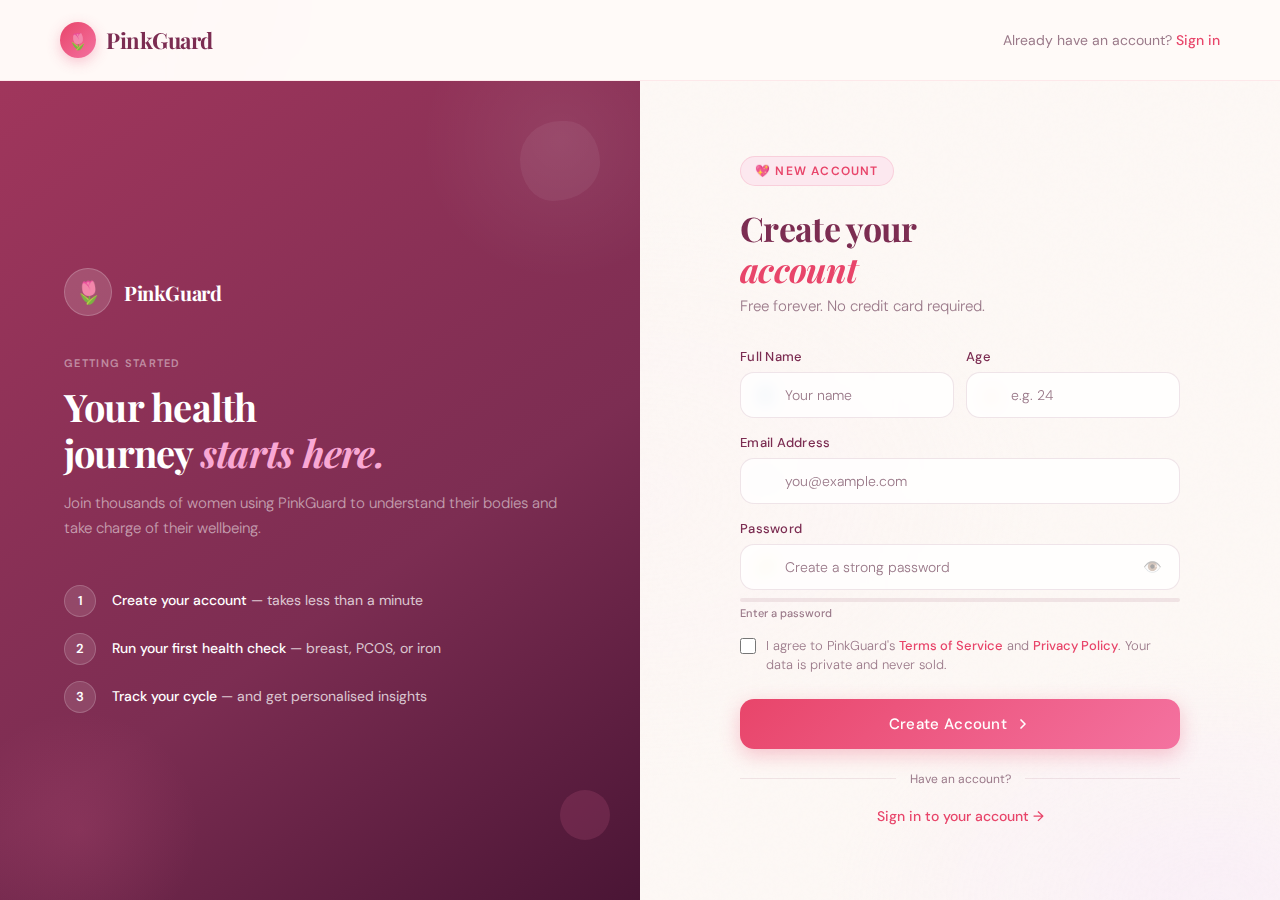
<file: frontend/signup.html>
<!doctype html>
<html lang="en">
  <head>
    <meta charset="UTF-8" />
    <meta name="viewport" content="width=device-width, initial-scale=1.0" />
    <title>Create Account — PinkGuard</title>
    <link rel="preconnect" href="https://fonts.googleapis.com" />
    <link rel="preconnect" href="https://fonts.gstatic.com" crossorigin />
    <link
      href="https://fonts.googleapis.com/css2?family=Playfair+Display:ital,wght@0,400;0,700;1,400&family=DM+Sans:wght@300;400;500&display=swap"
      rel="stylesheet"
    />
    <style>
      :root {
        --rose: #e8456a;
        --rose-light: #f472a0;
        --plum: #7c2d52;
        --blush: #fce8ef;
        --cream: #fdf8f5;
        --text: #2a1a22;
        --muted: #9b7a8a;
        --card-bg: rgba(255, 255, 255, 0.78);
        --shadow: 0 8px 32px rgba(124, 45, 82, 0.1);
        --glow: 0 0 40px rgba(232, 69, 106, 0.15);
      }

      * {
        margin: 0;
        padding: 0;
        box-sizing: border-box;
      }

      body {
        font-family: "DM Sans", sans-serif;
        background: var(--cream);
        color: var(--text);
        min-height: 100vh;
        display: flex;
        flex-direction: column;
        overflow-x: hidden;
      }

      body::before {
        content: "";
        position: fixed;
        inset: 0;
        background:
          radial-gradient(
            ellipse 70% 60% at 5% 0%,
            #ffe0ed66 0%,
            transparent 55%
          ),
          radial-gradient(
            ellipse 55% 50% at 95% 100%,
            #f3d9ff44 0%,
            transparent 55%
          ),
          radial-gradient(
            ellipse 45% 45% at 50% 55%,
            #fff0f533 0%,
            transparent 70%
          );
        pointer-events: none;
        z-index: 0;
      }

      body::after {
        content: "";
        position: fixed;
        inset: 0;
        background-image: url("data:image/svg+xml,%3Csvg viewBox='0 0 200 200' xmlns='http://www.w3.org/2000/svg'%3E%3Cfilter id='n'%3E%3CfeTurbulence type='fractalNoise' baseFrequency='0.9' numOctaves='4' stitchTiles='stitch'/%3E%3C/filter%3E%3Crect width='100%25' height='100%25' filter='url(%23n)' opacity='0.03'/%3E%3C/svg%3E");
        pointer-events: none;
        z-index: 0;
        opacity: 0.4;
      }

      .page-wrap {
        position: relative;
        z-index: 1;
        display: flex;
        flex-direction: column;
        min-height: 100vh;
      }

      /* ======== NAVBAR ======== */
      .navbar {
        display: flex;
        justify-content: space-between;
        align-items: center;
        padding: 22px 60px;
        background: rgba(255, 250, 248, 0.85);
        backdrop-filter: blur(16px);
        -webkit-backdrop-filter: blur(16px);
        border-bottom: 1px solid rgba(232, 69, 106, 0.1);
        animation: slideDown 0.6s ease both;
      }

      .logo {
        display: flex;
        align-items: center;
        gap: 10px;
        font-family: "Playfair Display", serif;
        font-size: 22px;
        font-weight: 700;
        color: var(--plum);
        letter-spacing: -0.02em;
        text-decoration: none;
      }

      .logo-icon {
        width: 36px;
        height: 36px;
        background: linear-gradient(135deg, var(--rose), var(--rose-light));
        border-radius: 50%;
        display: flex;
        align-items: center;
        justify-content: center;
        font-size: 16px;
        box-shadow: 0 4px 14px rgba(232, 69, 106, 0.3);
        flex-shrink: 0;
      }

      .nav-right {
        font-size: 14px;
        color: var(--muted);
        font-weight: 400;
      }

      .nav-right a {
        color: var(--rose);
        font-weight: 500;
        text-decoration: none;
        transition: opacity 0.2s;
      }

      .nav-right a:hover {
        opacity: 0.75;
      }

      /* ======== MAIN LAYOUT ======== */
      .main {
        flex: 1;
        display: grid;
        grid-template-columns: 1fr 1fr;
        min-height: calc(100vh - 81px);
      }

      /* ---- Left Panel ---- */
      .left-panel {
        background: linear-gradient(
          145deg,
          #a0365c 0%,
          var(--plum) 60%,
          #4a1535 100%
        );
        display: flex;
        flex-direction: column;
        justify-content: center;
        padding: 72px 64px;
        position: relative;
        overflow: hidden;
        animation: fadeIn 0.8s ease both;
      }

      .left-panel::before {
        content: "";
        position: absolute;
        top: -80px;
        right: -60px;
        width: 280px;
        height: 280px;
        background: radial-gradient(
          circle,
          rgba(255, 255, 255, 0.07) 0%,
          transparent 70%
        );
        border-radius: 50%;
      }

      .left-panel::after {
        content: "";
        position: absolute;
        bottom: -50px;
        left: -40px;
        width: 240px;
        height: 240px;
        background: radial-gradient(
          circle,
          rgba(244, 114, 160, 0.12) 0%,
          transparent 70%
        );
        border-radius: 50%;
      }

      /* Floating orbs */
      .orb-top {
        position: absolute;
        top: 40px;
        right: 40px;
        width: 80px;
        height: 80px;
        background: rgba(255, 255, 255, 0.06);
        border-radius: 50% 42% 58% 40% / 48% 52% 48% 52%;
        animation:
          morph 8s ease-in-out infinite,
          floatSlow 6s ease-in-out infinite;
      }

      .orb-bottom {
        position: absolute;
        bottom: 60px;
        right: 30px;
        width: 50px;
        height: 50px;
        background: rgba(244, 114, 160, 0.15);
        border-radius: 50%;
        animation: floatSlow 5s 1s ease-in-out infinite;
      }

      .left-content {
        position: relative;
        z-index: 1;
      }

      .left-logo {
        display: flex;
        align-items: center;
        gap: 12px;
        margin-bottom: 40px;
      }

      .left-logo-icon {
        width: 48px;
        height: 48px;
        background: rgba(255, 255, 255, 0.15);
        border-radius: 50%;
        display: flex;
        align-items: center;
        justify-content: center;
        font-size: 22px;
        border: 1px solid rgba(255, 255, 255, 0.2);
        animation: morph 8s ease-in-out infinite;
      }

      .left-logo-text {
        font-family: "Playfair Display", serif;
        font-size: 20px;
        font-weight: 700;
        color: white;
        letter-spacing: -0.02em;
      }

      .left-eyebrow {
        font-size: 11px;
        font-weight: 600;
        letter-spacing: 0.12em;
        text-transform: uppercase;
        color: rgba(255, 255, 255, 0.45);
        margin-bottom: 14px;
      }

      .left-panel h2 {
        font-family: "Playfair Display", serif;
        font-size: 38px;
        color: white;
        line-height: 1.2;
        letter-spacing: -0.02em;
        margin-bottom: 16px;
      }

      .left-panel h2 em {
        font-style: italic;
        color: #f9a8d4;
      }

      .left-panel > .left-content > p {
        font-size: 15px;
        color: rgba(255, 255, 255, 0.55);
        font-weight: 300;
        line-height: 1.65;
        margin-bottom: 44px;
      }

      /* Steps */
      .steps {
        display: flex;
        flex-direction: column;
        gap: 16px;
      }

      .step {
        display: flex;
        align-items: center;
        gap: 16px;
        animation: fadeUp 0.6s ease both;
      }

      .step:nth-child(1) {
        animation-delay: 0.3s;
      }
      .step:nth-child(2) {
        animation-delay: 0.45s;
      }
      .step:nth-child(3) {
        animation-delay: 0.6s;
      }

      .step-num {
        width: 32px;
        height: 32px;
        background: rgba(255, 255, 255, 0.12);
        border-radius: 50%;
        display: flex;
        align-items: center;
        justify-content: center;
        font-size: 13px;
        font-weight: 600;
        color: white;
        flex-shrink: 0;
        border: 1px solid rgba(255, 255, 255, 0.18);
      }

      .step-text {
        font-size: 14px;
        color: rgba(255, 255, 255, 0.75);
        font-weight: 400;
        line-height: 1.4;
      }

      .step-text strong {
        color: white;
        font-weight: 500;
      }

      /* ---- Right Panel (Form) ---- */
      .right-panel {
        display: flex;
        align-items: center;
        justify-content: center;
        padding: 60px 48px;
        animation: fadeUp 0.8s 0.15s ease both;
        overflow-y: auto;
      }

      .form-card {
        width: 100%;
        max-width: 440px;
      }

      .form-eyebrow {
        display: inline-flex;
        align-items: center;
        gap: 8px;
        background: var(--blush);
        color: var(--rose);
        font-size: 12px;
        font-weight: 600;
        letter-spacing: 0.1em;
        text-transform: uppercase;
        padding: 6px 14px;
        border-radius: 50px;
        margin-bottom: 22px;
        border: 1px solid rgba(232, 69, 106, 0.15);
      }

      .form-card h2 {
        font-family: "Playfair Display", serif;
        font-size: 34px;
        color: var(--plum);
        letter-spacing: -0.02em;
        margin-bottom: 6px;
        line-height: 1.2;
      }

      .form-card h2 em {
        font-style: italic;
        color: var(--rose);
      }

      .form-subtitle {
        font-size: 15px;
        color: var(--muted);
        font-weight: 300;
        margin-bottom: 32px;
      }

      /* ---- Input Group ---- */
      .input-row {
        display: grid;
        grid-template-columns: 1fr 1fr;
        gap: 12px;
        margin-bottom: 0;
      }

      .input-group {
        margin-bottom: 16px;
      }

      .input-group label {
        display: block;
        font-size: 13px;
        font-weight: 500;
        color: var(--plum);
        margin-bottom: 7px;
        letter-spacing: 0.02em;
      }

      .input-wrap {
        position: relative;
        display: flex;
        align-items: center;
      }

      .input-icon {
        position: absolute;
        left: 16px;
        font-size: 15px;
        pointer-events: none;
        opacity: 0.45;
      }

      .input-group input,
      .input-group select {
        width: 100%;
        padding: 13px 16px 13px 44px;
        border-radius: 14px;
        border: 1.5px solid rgba(124, 45, 82, 0.12);
        background: rgba(255, 255, 255, 0.8);
        font-size: 14px;
        font-family: "DM Sans", sans-serif;
        color: var(--text);
        outline: none;
        transition: all 0.25s ease;
        backdrop-filter: blur(8px);
        appearance: none;
      }

      .input-group input::placeholder {
        color: var(--muted);
        font-weight: 300;
      }

      .input-group input:focus,
      .input-group select:focus {
        border-color: var(--rose);
        background: white;
        box-shadow: 0 0 0 4px rgba(232, 69, 106, 0.08);
      }

      /* Strength bar */
      .strength-wrap {
        margin-top: 8px;
      }

      .strength-bar {
        height: 4px;
        border-radius: 2px;
        background: rgba(124, 45, 82, 0.1);
        overflow: hidden;
        margin-bottom: 4px;
      }

      .strength-fill {
        height: 100%;
        border-radius: 2px;
        transition:
          width 0.4s ease,
          background 0.4s ease;
        width: 0%;
      }

      .strength-label {
        font-size: 11px;
        font-weight: 500;
        color: var(--muted);
      }

      /* Toggle password */
      .toggle-pw {
        position: absolute;
        right: 14px;
        background: none;
        border: none;
        cursor: pointer;
        font-size: 15px;
        opacity: 0.4;
        padding: 4px;
        transition: opacity 0.2s;
        line-height: 1;
      }

      .toggle-pw:hover {
        opacity: 0.8;
      }

      /* Terms */
      .terms-row {
        display: flex;
        align-items: flex-start;
        gap: 10px;
        margin-bottom: 24px;
        margin-top: 4px;
      }

      .terms-row input[type="checkbox"] {
        width: 16px;
        height: 16px;
        padding: 0;
        margin-top: 2px;
        flex-shrink: 0;
        accent-color: var(--rose);
        border-radius: 4px;
      }

      .terms-row label {
        font-size: 13px;
        color: var(--muted);
        font-weight: 300;
        line-height: 1.5;
        cursor: pointer;
      }

      .terms-row label a {
        color: var(--rose);
        font-weight: 500;
        text-decoration: none;
      }
      .terms-row label a:hover {
        opacity: 0.75;
      }

      /* Submit */
      .submit-btn {
        width: 100%;
        padding: 15px;
        background: linear-gradient(135deg, var(--rose), var(--rose-light));
        color: white;
        border: none;
        border-radius: 14px;
        font-size: 15px;
        font-weight: 500;
        font-family: "DM Sans", sans-serif;
        cursor: pointer;
        transition: all 0.25s ease;
        box-shadow: 0 6px 20px rgba(232, 69, 106, 0.3);
        display: flex;
        align-items: center;
        justify-content: center;
        gap: 8px;
        margin-bottom: 22px;
        letter-spacing: 0.02em;
      }

      .submit-btn:hover {
        transform: translateY(-2px);
        box-shadow: 0 10px 28px rgba(232, 69, 106, 0.4);
      }

      .submit-btn:active {
        transform: translateY(0);
      }

      .submit-btn svg {
        width: 16px;
        height: 16px;
        stroke: white;
        fill: none;
        stroke-width: 2.5;
        stroke-linecap: round;
        stroke-linejoin: round;
      }

      /* Divider */
      .form-divider {
        display: flex;
        align-items: center;
        gap: 14px;
        margin-bottom: 20px;
      }

      .form-divider-line {
        flex: 1;
        height: 1px;
        background: rgba(124, 45, 82, 0.1);
      }
      .form-divider span {
        font-size: 12px;
        color: var(--muted);
      }

      /* Login link */
      .login-row {
        text-align: center;
        font-size: 14px;
        color: var(--muted);
        font-weight: 300;
      }

      .login-row a {
        color: var(--rose);
        font-weight: 500;
        text-decoration: none;
        transition: opacity 0.2s;
      }

      .login-row a:hover {
        opacity: 0.75;
      }

      /* Message */
      #message {
        display: none;
        font-size: 13px;
        padding: 12px 16px;
        border-radius: 12px;
        margin-bottom: 16px;
        font-weight: 400;
        text-align: left;
      }

      #message.error {
        display: block;
        background: #fff0f3;
        color: var(--rose);
        border: 1px solid rgba(232, 69, 106, 0.2);
        animation: shake 0.4s ease;
      }

      #message.success {
        display: block;
        background: #e8f5e9;
        color: #2e7d32;
        border: 1px solid rgba(46, 125, 50, 0.2);
        animation: fadeUp 0.4s ease;
      }

      /* ======== ANIMATIONS ======== */
      @keyframes fadeUp {
        from {
          opacity: 0;
          transform: translateY(22px);
        }
        to {
          opacity: 1;
          transform: translateY(0);
        }
      }

      @keyframes fadeIn {
        from {
          opacity: 0;
        }
        to {
          opacity: 1;
        }
      }

      @keyframes slideDown {
        from {
          opacity: 0;
          transform: translateY(-16px);
        }
        to {
          opacity: 1;
          transform: translateY(0);
        }
      }

      @keyframes morph {
        0%,
        100% {
          border-radius: 50% 42% 58% 40% / 48% 52% 48% 52%;
        }
        33% {
          border-radius: 60% 40% 44% 56% / 54% 44% 56% 46%;
        }
        66% {
          border-radius: 42% 58% 56% 44% / 40% 60% 42% 58%;
        }
      }

      @keyframes floatSlow {
        0%,
        100% {
          transform: translateY(0);
        }
        50% {
          transform: translateY(-10px);
        }
      }

      @keyframes shake {
        0%,
        100% {
          transform: translateX(0);
        }
        20%,
        60% {
          transform: translateX(-6px);
        }
        40%,
        80% {
          transform: translateX(6px);
        }
      }

      /* ======== RESPONSIVE ======== */
      @media (max-width: 900px) {
        .main {
          grid-template-columns: 1fr;
        }
        .left-panel {
          display: none;
        }
        .right-panel {
          padding: 48px 28px;
        }
        .navbar {
          padding: 18px 28px;
        }
        .input-row {
          grid-template-columns: 1fr;
        }
      }
    </style>
  </head>

  <body>
    <div class="page-wrap">
      <!-- NAVBAR -->
      <nav class="navbar">
        <a href="index.html" class="logo">
          <div class="logo-icon">🌷</div>
          PinkGuard
        </a>
        <div class="nav-right">
          Already have an account? <a href="login.html">Sign in</a>
        </div>
      </nav>

      <div class="main">
        <!-- LEFT PANEL -->
        <div class="left-panel">
          <div class="orb-top"></div>
          <div class="orb-bottom"></div>

          <div class="left-content">
            <div class="left-logo">
              <div class="left-logo-icon">🌷</div>
              <div class="left-logo-text">PinkGuard</div>
            </div>

            <div class="left-eyebrow">Getting started</div>
            <h2>Your health<br />journey <em>starts here.</em></h2>
            <p>
              Join thousands of women using PinkGuard to understand their bodies
              and take charge of their wellbeing.
            </p>

            <div class="steps">
              <div class="step">
                <div class="step-num">1</div>
                <div class="step-text">
                  <strong>Create your account</strong> — takes less than a
                  minute
                </div>
              </div>
              <div class="step">
                <div class="step-num">2</div>
                <div class="step-text">
                  <strong>Run your first health check</strong> — breast, PCOS,
                  or iron
                </div>
              </div>
              <div class="step">
                <div class="step-num">3</div>
                <div class="step-text">
                  <strong>Track your cycle</strong> — and get personalised
                  insights
                </div>
              </div>
            </div>
          </div>
        </div>

        <!-- RIGHT PANEL (FORM) -->
        <div class="right-panel">
          <div class="form-card">
            <div class="form-eyebrow">💖 New Account</div>
            <h2>Create your<br /><em>account</em></h2>
            <p class="form-subtitle">Free forever. No credit card required.</p>

            <!-- Message -->
            <p id="message"></p>

            <!-- Name + Age row -->
            <div class="input-row">
              <div class="input-group">
                <label for="name">Full Name</label>
                <div class="input-wrap">
                  <span class="input-icon">👤</span>
                  <input
                    type="text"
                    id="name"
                    placeholder="Your name"
                    autocomplete="name"
                  />
                </div>
              </div>

              <div class="input-group">
                <label for="age">Age</label>
                <div class="input-wrap">
                  <span class="input-icon">🎂</span>
                  <input
                    type="number"
                    id="age"
                    placeholder="e.g. 24"
                    min="13"
                    max="99"
                    autocomplete="off"
                  />
                </div>
              </div>
            </div>

            <!-- Email -->
            <div class="input-group">
              <label for="email">Email Address</label>
              <div class="input-wrap">
                <span class="input-icon">✉️</span>
                <input
                  type="email"
                  id="email"
                  placeholder="you@example.com"
                  autocomplete="email"
                />
              </div>
            </div>

            <!-- Password -->
            <div class="input-group">
              <label for="password">Password</label>
              <div class="input-wrap">
                <span class="input-icon">🔑</span>
                <input
                  type="password"
                  id="password"
                  placeholder="Create a strong password"
                  autocomplete="new-password"
                  oninput="checkStrength(this.value)"
                />
                <button
                  class="toggle-pw"
                  type="button"
                  onclick="togglePw()"
                  id="toggleBtn"
                  title="Show password"
                >
                  👁️
                </button>
              </div>
              <div class="strength-wrap">
                <div class="strength-bar">
                  <div class="strength-fill" id="strengthFill"></div>
                </div>
                <div class="strength-label" id="strengthLabel">
                  Enter a password
                </div>
              </div>
            </div>

            <!-- Terms -->
            <div class="terms-row">
              <input type="checkbox" id="terms" />
              <label for="terms">
                I agree to PinkGuard's <a href="#">Terms of Service</a> and
                <a href="#">Privacy Policy</a>. Your data is private and never
                sold.
              </label>
            </div>

            <button class="submit-btn" onclick="registerUser()">
              Create Account
              <svg viewBox="0 0 24 24">
                <polyline points="9 18 15 12 9 6" />
              </svg>
            </button>

            <div class="form-divider">
              <div class="form-divider-line"></div>
              <span>Have an account?</span>
              <div class="form-divider-line"></div>
            </div>

            <div class="login-row">
              <a href="login.html">Sign in to your account →</a>
            </div>
          </div>
        </div>
      </div>
    </div>

    <script src="script.js"></script>
    <script>
      function togglePw() {
        const pw = document.getElementById("password");
        const btn = document.getElementById("toggleBtn");
        pw.type = pw.type === "password" ? "text" : "password";
        btn.textContent = pw.type === "password" ? "👁️" : "🙈";
      }

      function checkStrength(val) {
        const fill = document.getElementById("strengthFill");
        const label = document.getElementById("strengthLabel");
        let score = 0;
        if (val.length >= 8) score++;
        if (/[A-Z]/.test(val)) score++;
        if (/[0-9]/.test(val)) score++;
        if (/[^A-Za-z0-9]/.test(val)) score++;

        const levels = [
          { pct: "0%", color: "transparent", text: "Enter a password" },
          { pct: "25%", color: "#ef4444", text: "Weak" },
          { pct: "50%", color: "#f97316", text: "Fair" },
          { pct: "75%", color: "#eab308", text: "Good" },
          { pct: "100%", color: "#22c55e", text: "Strong 💪" },
        ];

        const l = val.length === 0 ? levels[0] : levels[score];
        fill.style.width = l.pct;
        fill.style.background = l.color;
        label.textContent = l.text;
        label.style.color =
          l.color === "transparent" ? "var(--muted)" : l.color;
      }

      // Expose showMessage for script.js
      function showMessage(msg, type = "error") {
        const el = document.getElementById("message");
        el.textContent = (type === "error" ? "⚠️ " : "✅ ") + msg;
        el.className = type;
      }
    </script>
  </body>
</html>
</file>
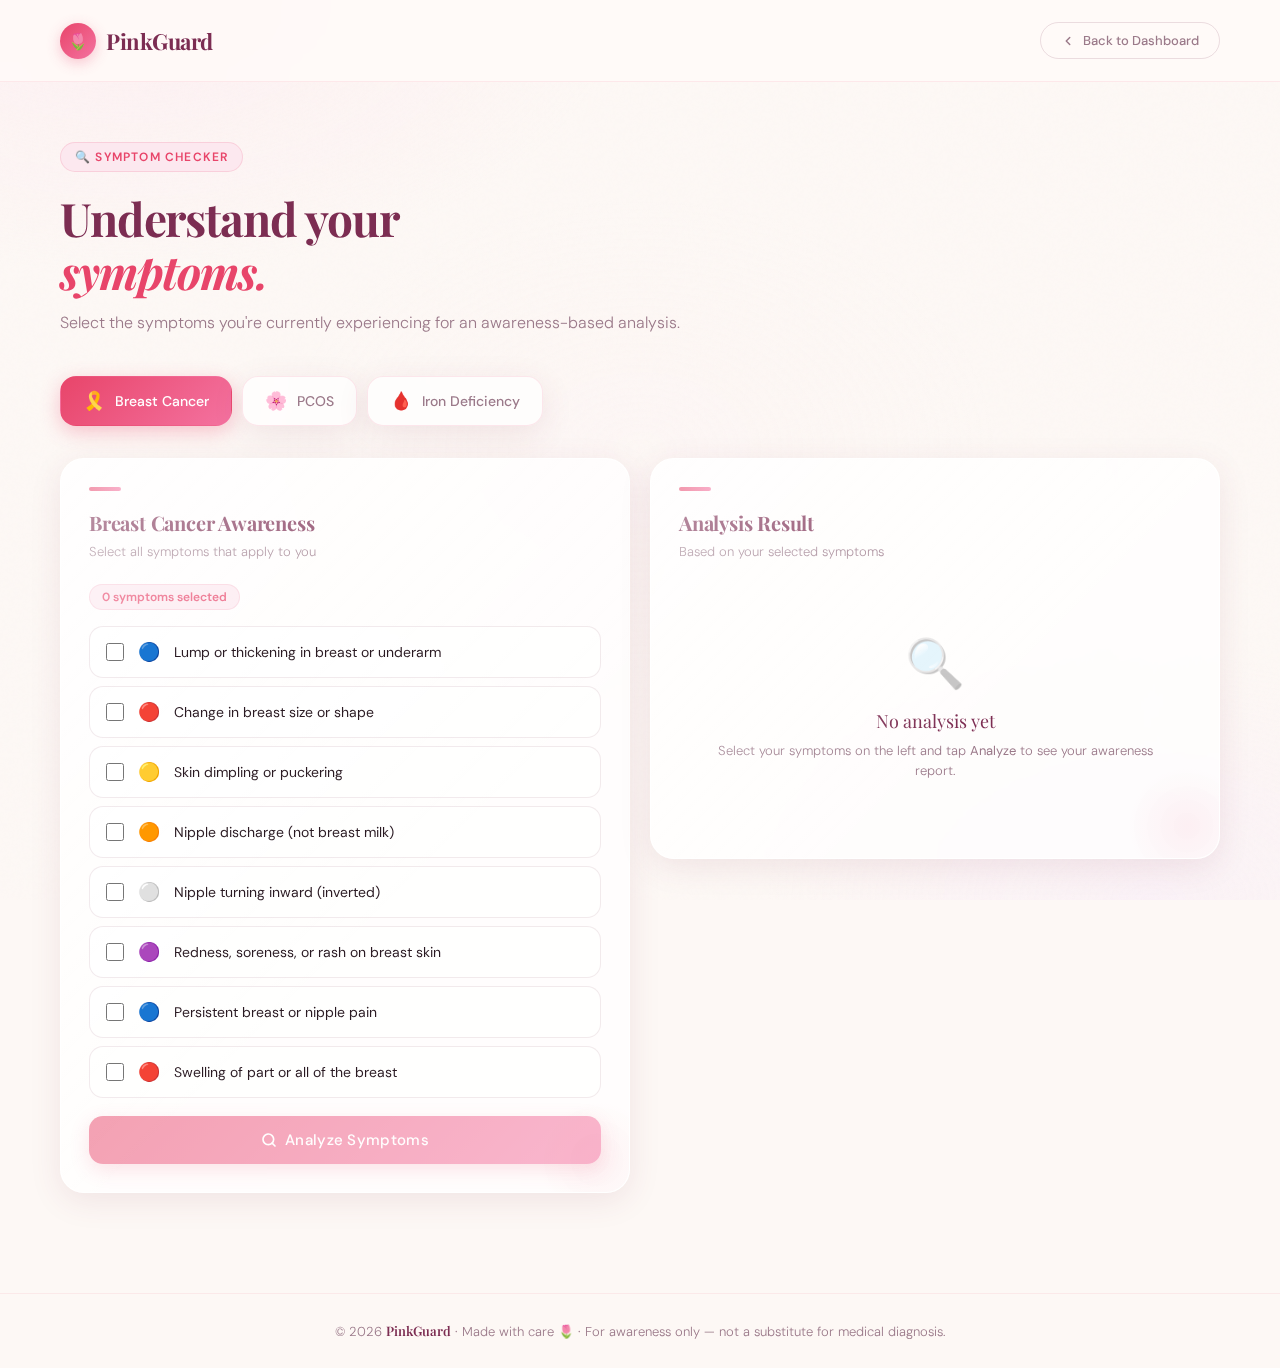
<file: frontend/symptom.html>
<!doctype html>
<html lang="en">
  <head>
    <meta charset="UTF-8" />
    <meta name="viewport" content="width=device-width, initial-scale=1.0" />
    <title>Symptom Checker — PinkGuard</title>
    <link rel="preconnect" href="https://fonts.googleapis.com" />
    <link rel="preconnect" href="https://fonts.gstatic.com" crossorigin />
    <link
      href="https://fonts.googleapis.com/css2?family=Playfair+Display:ital,wght@0,400;0,700;1,400&family=DM+Sans:wght@300;400;500&display=swap"
      rel="stylesheet"
    />
    <style>
      :root {
        --rose: #e8456a;
        --rose-light: #f472a0;
        --plum: #7c2d52;
        --blush: #fce8ef;
        --cream: #fdf8f5;
        --text: #2a1a22;
        --muted: #9b7a8a;
        --card-bg: rgba(255, 255, 255, 0.75);
        --shadow: 0 8px 32px rgba(124, 45, 82, 0.1);
        --glow: 0 0 40px rgba(232, 69, 106, 0.15);
      }

      * {
        margin: 0;
        padding: 0;
        box-sizing: border-box;
      }

      body {
        font-family: "DM Sans", sans-serif;
        background: var(--cream);
        color: var(--text);
        min-height: 100vh;
        overflow-x: hidden;
      }

      body::before {
        content: "";
        position: fixed;
        inset: 0;
        background:
          radial-gradient(
            ellipse 70% 55% at 10% 0%,
            #ffe0ed55 0%,
            transparent 55%
          ),
          radial-gradient(
            ellipse 55% 50% at 90% 100%,
            #f3d9ff33 0%,
            transparent 55%
          ),
          radial-gradient(
            ellipse 40% 40% at 50% 50%,
            #fff0f522 0%,
            transparent 70%
          );
        pointer-events: none;
        z-index: 0;
      }

      body::after {
        content: "";
        position: fixed;
        inset: 0;
        background-image: url("data:image/svg+xml,%3Csvg viewBox='0 0 200 200' xmlns='http://www.w3.org/2000/svg'%3E%3Cfilter id='n'%3E%3CfeTurbulence type='fractalNoise' baseFrequency='0.9' numOctaves='4' stitchTiles='stitch'/%3E%3C/filter%3E%3Crect width='100%25' height='100%25' filter='url(%23n)' opacity='0.03'/%3E%3C/svg%3E");
        pointer-events: none;
        z-index: 0;
        opacity: 0.4;
      }

      .page-wrap {
        position: relative;
        z-index: 1;
      }

      /* ======== NAVBAR ======== */
      .navbar {
        display: flex;
        justify-content: space-between;
        align-items: center;
        padding: 22px 60px;
        background: rgba(255, 250, 248, 0.85);
        backdrop-filter: blur(16px);
        -webkit-backdrop-filter: blur(16px);
        border-bottom: 1px solid rgba(232, 69, 106, 0.1);
        position: sticky;
        top: 0;
        z-index: 100;
        animation: slideDown 0.6s ease both;
      }

      .logo {
        display: flex;
        align-items: center;
        gap: 10px;
        font-family: "Playfair Display", serif;
        font-size: 22px;
        font-weight: 700;
        color: var(--plum);
        letter-spacing: -0.02em;
        text-decoration: none;
      }

      .logo-icon {
        width: 36px;
        height: 36px;
        background: linear-gradient(135deg, var(--rose), var(--rose-light));
        border-radius: 50%;
        display: flex;
        align-items: center;
        justify-content: center;
        font-size: 16px;
        box-shadow: 0 4px 14px rgba(232, 69, 106, 0.3);
        flex-shrink: 0;
      }

      .back-btn {
        display: inline-flex;
        align-items: center;
        gap: 8px;
        padding: 9px 20px;
        background: transparent;
        border: 1.5px solid rgba(124, 45, 82, 0.15);
        color: var(--muted);
        border-radius: 50px;
        font-size: 13px;
        font-weight: 500;
        font-family: "DM Sans", sans-serif;
        cursor: pointer;
        transition: all 0.2s ease;
        text-decoration: none;
      }

      .back-btn:hover {
        border-color: var(--rose);
        color: var(--rose);
        background: var(--blush);
      }

      .back-btn svg {
        width: 14px;
        height: 14px;
        stroke: currentColor;
        fill: none;
        stroke-width: 2.5;
        stroke-linecap: round;
        stroke-linejoin: round;
      }

      /* ======== HERO ======== */
      .hero {
        padding: 60px 60px 0;
        max-width: 820px;
        animation: fadeUp 0.7s 0.05s ease both;
      }

      .hero-badge {
        display: inline-flex;
        align-items: center;
        gap: 8px;
        background: var(--blush);
        color: var(--rose);
        font-size: 12px;
        font-weight: 600;
        letter-spacing: 0.1em;
        text-transform: uppercase;
        padding: 6px 14px;
        border-radius: 50px;
        margin-bottom: 20px;
        border: 1px solid rgba(232, 69, 106, 0.15);
      }

      .hero h1 {
        font-family: "Playfair Display", serif;
        font-size: 46px;
        font-weight: 700;
        color: var(--plum);
        letter-spacing: -0.025em;
        line-height: 1.15;
        margin-bottom: 12px;
      }

      .hero h1 em {
        font-style: italic;
        color: var(--rose);
      }

      .hero p {
        font-size: 16px;
        color: var(--muted);
        font-weight: 300;
        line-height: 1.65;
      }

      /* ======== TYPE SELECTOR ======== */
      .type-bar {
        display: flex;
        gap: 10px;
        flex-wrap: wrap;
        margin: 40px 60px 0;
        animation: fadeUp 0.7s 0.1s ease both;
      }

      .type-btn {
        display: flex;
        align-items: center;
        gap: 10px;
        padding: 12px 22px;
        background: var(--card-bg);
        border: 1.5px solid rgba(232, 69, 106, 0.12);
        border-radius: 16px;
        font-size: 14px;
        font-weight: 500;
        font-family: "DM Sans", sans-serif;
        color: var(--muted);
        cursor: pointer;
        transition: all 0.25s ease;
        backdrop-filter: blur(10px);
        box-shadow: var(--shadow);
      }

      .type-btn:hover {
        border-color: var(--rose);
        color: var(--plum);
      }

      .type-btn.active {
        background: linear-gradient(135deg, var(--rose), var(--rose-light));
        color: white;
        border-color: transparent;
        box-shadow: 0 6px 20px rgba(232, 69, 106, 0.3);
      }

      .type-btn .btn-icon {
        font-size: 18px;
      }

      /* ======== CONTENT ======== */
      .content {
        display: grid;
        grid-template-columns: 1fr 1fr;
        gap: 20px;
        padding: 32px 60px 100px;
        align-items: start;
      }

      /* Shared panel */
      .panel {
        background: var(--card-bg);
        border-radius: 24px;
        padding: 28px;
        border: 1px solid rgba(255, 255, 255, 0.9);
        box-shadow: var(--shadow);
        backdrop-filter: blur(14px);
        position: relative;
        overflow: hidden;
        animation: fadeUp 0.7s ease both;
      }

      .panel::before {
        content: "";
        position: absolute;
        inset: 0;
        border-radius: 24px;
        background: linear-gradient(
          135deg,
          rgba(255, 255, 255, 0.5) 0%,
          transparent 60%
        );
        pointer-events: none;
      }

      .card-blob {
        position: absolute;
        right: -28px;
        bottom: -28px;
        width: 120px;
        height: 120px;
        background: radial-gradient(
          circle,
          rgba(232, 69, 106, 0.07) 0%,
          transparent 70%
        );
        border-radius: 50%;
        pointer-events: none;
      }

      .card-accent-bar {
        width: 32px;
        height: 4px;
        border-radius: 2px;
        background: linear-gradient(90deg, var(--rose), var(--rose-light));
        margin-bottom: 18px;
      }

      .panel-title {
        font-family: "Playfair Display", serif;
        font-size: 20px;
        font-weight: 700;
        color: var(--plum);
        letter-spacing: -0.01em;
        margin-bottom: 6px;
      }

      .panel-sub {
        font-size: 13px;
        color: var(--muted);
        font-weight: 300;
        margin-bottom: 22px;
        line-height: 1.5;
      }

      /* ======== SYMPTOM LIST ======== */
      .symptom-grid {
        display: flex;
        flex-direction: column;
        gap: 8px;
      }

      .symptom-item {
        display: flex;
        align-items: center;
        gap: 14px;
        padding: 13px 16px;
        border-radius: 14px;
        border: 1.5px solid rgba(124, 45, 82, 0.1);
        background: rgba(255, 255, 255, 0.6);
        cursor: pointer;
        transition: all 0.2s ease;
        position: relative;
      }

      .symptom-item:hover {
        border-color: rgba(232, 69, 106, 0.3);
        background: var(--blush);
      }

      .symptom-item.selected {
        border-color: var(--rose);
        background: linear-gradient(135deg, #fff0f6, #fce8ef);
        box-shadow: 0 0 0 3px rgba(232, 69, 106, 0.08);
      }

      .symptom-item input[type="checkbox"] {
        width: 18px;
        height: 18px;
        padding: 0;
        accent-color: var(--rose);
        flex-shrink: 0;
        border-radius: 5px;
        cursor: pointer;
      }

      .symptom-emoji {
        font-size: 18px;
        flex-shrink: 0;
      }

      .symptom-text {
        font-size: 14px;
        font-weight: 400;
        color: var(--text);
        line-height: 1.3;
      }

      .symptom-item.selected .symptom-text {
        color: var(--plum);
        font-weight: 500;
      }

      /* Count badge */
      .count-badge {
        display: inline-flex;
        align-items: center;
        gap: 6px;
        font-size: 12px;
        font-weight: 600;
        background: var(--blush);
        color: var(--rose);
        padding: 4px 12px;
        border-radius: 20px;
        border: 1px solid rgba(232, 69, 106, 0.15);
        margin-bottom: 16px;
      }

      /* Analyze button */
      .analyze-btn {
        width: 100%;
        padding: 14px;
        background: linear-gradient(135deg, var(--rose), var(--rose-light));
        color: white;
        border: none;
        border-radius: 14px;
        font-size: 15px;
        font-weight: 500;
        font-family: "DM Sans", sans-serif;
        cursor: pointer;
        transition: all 0.25s ease;
        box-shadow: 0 6px 20px rgba(232, 69, 106, 0.3);
        display: flex;
        align-items: center;
        justify-content: center;
        gap: 8px;
        margin-top: 18px;
        letter-spacing: 0.02em;
      }

      .analyze-btn:hover {
        transform: translateY(-2px);
        box-shadow: 0 10px 28px rgba(232, 69, 106, 0.4);
      }
      .analyze-btn:active {
        transform: translateY(0);
      }
      .analyze-btn:disabled {
        opacity: 0.5;
        cursor: not-allowed;
        transform: none;
      }

      .analyze-btn svg {
        width: 16px;
        height: 16px;
        stroke: white;
        fill: none;
        stroke-width: 2.5;
        stroke-linecap: round;
        stroke-linejoin: round;
      }

      /* ======== RESULT PANEL ======== */
      .result-panel {
        animation-delay: 0.2s;
      }

      /* Risk meter */
      .risk-meter {
        margin-bottom: 24px;
      }

      .risk-label-row {
        display: flex;
        justify-content: space-between;
        align-items: center;
        margin-bottom: 10px;
      }

      .risk-level-text {
        font-family: "Playfair Display", serif;
        font-size: 22px;
        font-weight: 700;
        color: var(--plum);
      }

      .risk-pill {
        font-size: 12px;
        font-weight: 600;
        padding: 4px 14px;
        border-radius: 20px;
        letter-spacing: 0.06em;
        text-transform: uppercase;
      }

      .risk-low {
        background: #e8f5e9;
        color: #2e7d32;
        border: 1px solid rgba(46, 125, 50, 0.2);
      }
      .risk-moderate {
        background: #fff3e0;
        color: #e65100;
        border: 1px solid rgba(230, 81, 0, 0.2);
      }
      .risk-high {
        background: #fce8ef;
        color: var(--rose);
        border: 1px solid rgba(232, 69, 106, 0.2);
      }

      .risk-bar-track {
        height: 8px;
        background: rgba(124, 45, 82, 0.1);
        border-radius: 4px;
        overflow: hidden;
      }

      .risk-bar-fill {
        height: 100%;
        border-radius: 4px;
        transition:
          width 1s ease,
          background 0.5s ease;
        width: 0%;
      }

      .risk-bar-low {
        background: linear-gradient(90deg, #66bb6a, #43a047);
      }
      .risk-bar-moderate {
        background: linear-gradient(90deg, #ffa726, #ef6c00);
      }
      .risk-bar-high {
        background: linear-gradient(90deg, var(--rose), var(--rose-light));
      }

      /* Result text */
      .result-text {
        font-size: 14px;
        color: var(--muted);
        font-weight: 300;
        line-height: 1.7;
        padding: 16px;
        background: rgba(255, 255, 255, 0.6);
        border-radius: 14px;
        margin-bottom: 22px;
        border: 1px solid rgba(124, 45, 82, 0.07);
      }

      /* Food recommendations */
      .food-section-title {
        display: flex;
        align-items: center;
        gap: 8px;
        font-size: 14px;
        font-weight: 600;
        color: var(--plum);
        margin-bottom: 12px;
      }

      .food-list {
        list-style: none;
        display: flex;
        flex-direction: column;
        gap: 8px;
        margin-bottom: 22px;
      }

      .food-item {
        display: flex;
        align-items: center;
        gap: 12px;
        padding: 11px 14px;
        background: rgba(255, 255, 255, 0.65);
        border-radius: 12px;
        font-size: 13px;
        color: var(--text);
        font-weight: 400;
        border: 1px solid rgba(232, 69, 106, 0.07);
        animation: fadeUp 0.4s ease both;
      }

      .food-item-icon {
        font-size: 18px;
        flex-shrink: 0;
      }

      /* Disclaimer chip */
      .disclaimer-chip {
        display: flex;
        align-items: flex-start;
        gap: 10px;
        padding: 12px 14px;
        background: rgba(255, 243, 205, 0.7);
        border: 1px solid rgba(255, 193, 7, 0.25);
        border-radius: 12px;
        font-size: 12px;
        color: #6d4c00;
        line-height: 1.5;
        margin-bottom: 18px;
      }

      /* Reset button */
      .reset-btn {
        width: 100%;
        padding: 12px;
        background: transparent;
        border: 1.5px solid rgba(124, 45, 82, 0.15);
        color: var(--plum);
        border-radius: 14px;
        font-size: 14px;
        font-weight: 500;
        font-family: "DM Sans", sans-serif;
        cursor: pointer;
        transition: all 0.25s ease;
        display: flex;
        align-items: center;
        justify-content: center;
        gap: 8px;
      }

      .reset-btn:hover {
        border-color: var(--rose);
        color: var(--rose);
        background: var(--blush);
      }

      /* Empty state */
      .empty-state {
        display: flex;
        flex-direction: column;
        align-items: center;
        justify-content: center;
        padding: 48px 20px;
        text-align: center;
      }

      .empty-icon {
        font-size: 48px;
        margin-bottom: 14px;
        opacity: 0.35;
      }

      .empty-title {
        font-family: "Playfair Display", serif;
        font-size: 18px;
        color: var(--plum);
        margin-bottom: 8px;
      }

      .empty-text {
        font-size: 13px;
        color: var(--muted);
        font-weight: 300;
        line-height: 1.6;
      }

      /* ======== FOOTER ======== */
      .footer {
        text-align: center;
        padding: 28px;
        font-size: 13px;
        color: var(--muted);
        border-top: 1px solid rgba(232, 69, 106, 0.08);
        font-weight: 300;
      }

      .footer strong {
        font-weight: 600;
        color: var(--plum);
        font-family: "Playfair Display", serif;
      }

      /* ======== ANIMATIONS ======== */
      @keyframes fadeUp {
        from {
          opacity: 0;
          transform: translateY(22px);
        }
        to {
          opacity: 1;
          transform: translateY(0);
        }
      }

      @keyframes slideDown {
        from {
          opacity: 0;
          transform: translateY(-16px);
        }
        to {
          opacity: 1;
          transform: translateY(0);
        }
      }

      @keyframes resultReveal {
        from {
          opacity: 0;
          transform: translateY(12px) scale(0.98);
        }
        to {
          opacity: 1;
          transform: translateY(0) scale(1);
        }
      }

      /* ======== RESPONSIVE ======== */
      @media (max-width: 900px) {
        .navbar {
          padding: 18px 24px;
        }
        .hero {
          padding: 44px 24px 0;
        }
        .hero h1 {
          font-size: 32px;
        }
        .type-bar {
          margin: 28px 24px 0;
        }
        .content {
          grid-template-columns: 1fr;
          padding: 28px 24px 70px;
        }
      }
    </style>
  </head>

  <body>
    <div class="page-wrap">
      <!-- NAVBAR -->
      <nav class="navbar">
        <a href="index.html" class="logo">
          <div class="logo-icon">🌷</div>
          PinkGuard
        </a>
        <button
          class="back-btn"
          onclick="window.location.href = 'dashboard.html'"
        >
          <svg viewBox="0 0 24 24"><polyline points="15 18 9 12 15 6" /></svg>
          Back to Dashboard
        </button>
      </nav>

      <!-- HERO -->
      <header class="hero">
        <div class="hero-badge" id="heroBadge">🔍 Symptom Checker</div>
        <h1 id="heroTitle">Understand your<br /><em>symptoms.</em></h1>
        <p id="heroSub">
          Select the symptoms you're currently experiencing for an
          awareness-based analysis.
        </p>
      </header>

      <!-- TYPE SELECTOR -->
      <div class="type-bar">
        <button class="type-btn active" onclick="switchType('breast', this)">
          <span class="btn-icon">🎗️</span> Breast Cancer
        </button>
        <button class="type-btn" onclick="switchType('pcos', this)">
          <span class="btn-icon">🌸</span> PCOS
        </button>
        <button class="type-btn" onclick="switchType('iron', this)">
          <span class="btn-icon">🩸</span> Iron Deficiency
        </button>
      </div>

      <!-- CONTENT -->
      <main class="content">
        <!-- Symptoms Panel -->
        <div class="panel" style="animation-delay: 0.12s">
          <div class="card-blob"></div>
          <div class="card-accent-bar"></div>
          <div class="panel-title" id="panelTitle">Breast Cancer Awareness</div>
          <div class="panel-sub">Select all symptoms that apply to you</div>

          <div class="count-badge" id="countBadge">0 symptoms selected</div>

          <div class="symptom-grid" id="symptomList"></div>

          <button
            class="analyze-btn"
            id="analyzeBtn"
            onclick="analyze()"
            disabled
          >
            <svg viewBox="0 0 24 24">
              <circle cx="11" cy="11" r="8" />
              <line x1="21" y1="21" x2="16.65" y2="16.65" />
            </svg>
            Analyze Symptoms
          </button>
        </div>

        <!-- Result Panel -->
        <div
          class="panel result-panel"
          id="resultPanel"
          style="animation-delay: 0.22s"
        >
          <div class="card-blob"></div>
          <div class="card-accent-bar"></div>
          <div class="panel-title">Analysis Result</div>
          <div class="panel-sub">Based on your selected symptoms</div>
          <div id="resultContent">
            <!-- Empty state -->
            <div class="empty-state" id="emptyState">
              <div class="empty-icon">🔍</div>
              <div class="empty-title">No analysis yet</div>
              <div class="empty-text">
                Select your symptoms on the left and tap
                <strong>Analyze</strong> to see your awareness report.
              </div>
            </div>
          </div>
        </div>
      </main>

      <!-- FOOTER -->
      <footer class="footer">
        © 2026 <strong>PinkGuard</strong> · Made with care 🌷 · For awareness
        only — not a substitute for medical diagnosis.
      </footer>
    </div>

    <script src="script.js"></script>
    <script>
      // ── Data ─────────────────────────────────────────────
      const DATA = {
        breast: {
          title: "Breast Cancer Awareness",
          heroTitle: "Breast Cancer<br /><em>Screening.</em>",
          badge: "🎗️ Breast Cancer Check",
          symptoms: [
            { emoji: "🔵", text: "Lump or thickening in breast or underarm" },
            { emoji: "🔴", text: "Change in breast size or shape" },
            { emoji: "🟡", text: "Skin dimpling or puckering" },
            { emoji: "🟠", text: "Nipple discharge (not breast milk)" },
            { emoji: "⚪", text: "Nipple turning inward (inverted)" },
            { emoji: "🟣", text: "Redness, soreness, or rash on breast skin" },
            { emoji: "🔵", text: "Persistent breast or nipple pain" },
            { emoji: "🔴", text: "Swelling of part or all of the breast" },
          ],
          foods: [
            { emoji: "🥦", text: "Broccoli & cruciferous vegetables" },
            { emoji: "🫐", text: "Blueberries & antioxidant-rich berries" },
            { emoji: "🐟", text: "Fatty fish (salmon, sardines)" },
            { emoji: "🥗", text: "Dark leafy greens — spinach, kale" },
          ],
          low: "Your symptoms suggest a low risk level. Continue regular self-examinations and annual screenings.",
          moderate:
            "Some symptoms may warrant attention. Consider consulting a healthcare provider for a professional evaluation.",
          high: "Several concerning symptoms were noted. We strongly recommend scheduling an appointment with your doctor promptly.",
        },
        pcos: {
          title: "PCOS Assessment",
          heroTitle: "PCOS<br /><em>Assessment.</em>",
          badge: "🌸 PCOS Check",
          symptoms: [
            { emoji: "📅", text: "Irregular or missed periods" },
            { emoji: "💉", text: "Excess facial or body hair (hirsutism)" },
            { emoji: "🔵", text: "Acne or oily skin" },
            { emoji: "🌿", text: "Thinning hair or hair loss on scalp" },
            {
              emoji: "⚖️",
              text: "Unexplained weight gain, especially around waist",
            },
            { emoji: "😴", text: "Fatigue or low energy levels" },
            { emoji: "🧠", text: "Mood changes, anxiety, or depression" },
            { emoji: "🔵", text: "Darkening of skin in neck or armpits" },
          ],
          foods: [
            { emoji: "🥣", text: "Cinnamon oatmeal — regulates insulin" },
            { emoji: "🥑", text: "Avocado — healthy fats for hormones" },
            { emoji: "🍵", text: "Spearmint tea — reduces androgens" },
            { emoji: "🫘", text: "Lentils & legumes — low glycaemic protein" },
          ],
          low: "Minimal PCOS indicators present. Maintaining a balanced diet and regular exercise supports hormonal health.",
          moderate:
            "Moderate PCOS-related symptoms detected. A visit to a gynaecologist or endocrinologist is advisable.",
          high: "Multiple PCOS symptoms identified. Please seek medical evaluation soon — early management makes a significant difference.",
        },
        iron: {
          title: "Iron Deficiency Check",
          heroTitle: "Iron Deficiency<br /><em>Analysis.</em>",
          badge: "🩸 Iron Deficiency",
          symptoms: [
            { emoji: "😴", text: "Persistent fatigue and lack of energy" },
            { emoji: "😮‍💨", text: "Shortness of breath during normal activity" },
            { emoji: "💛", text: "Pale or yellowish skin tone" },
            { emoji: "💓", text: "Rapid or irregular heartbeat" },
            { emoji: "🥶", text: "Feeling cold, especially in hands and feet" },
            { emoji: "🤕", text: "Frequent headaches or dizziness" },
            {
              emoji: "💅",
              text: "Brittle nails or unusual nail shape (spoon-shaped)",
            },
            { emoji: "🫦", text: "Soreness or inflammation in mouth/tongue" },
          ],
          foods: [
            { emoji: "🥬", text: "Spinach & lentil bowl with lemon" },
            { emoji: "🥤", text: "Beetroot & carrot juice daily" },
            { emoji: "🍬", text: "Dates & jaggery — traditional iron snack" },
            { emoji: "🍹", text: "Pomegranate & amla smoothie" },
          ],
          low: "Low iron deficiency risk. Keep eating iron-rich foods and pair with vitamin C for better absorption.",
          moderate:
            "Moderate iron deficiency symptoms present. Dietary changes are recommended; consider a blood test.",
          high: "Several iron deficiency markers found. Please consult a doctor — anaemia can worsen without treatment.",
        },
      };

      let currentType = "breast";
      let selected = [];

      // ── Init ─────────────────────────────────────────────
      function init() {
        // Check URL param ?type=
        const params = new URLSearchParams(window.location.search);
        const t = params.get("type");
        if (t && DATA[t]) {
          currentType = t;
          document.querySelectorAll(".type-btn").forEach((btn, i) => {
            const types = ["breast", "pcos", "iron"];
            btn.classList.toggle("active", types[i] === t);
          });
        }
        renderSymptoms();
      }

      function switchType(type, btn) {
        currentType = type;
        selected = [];
        document
          .querySelectorAll(".type-btn")
          .forEach((b) => b.classList.remove("active"));
        btn.classList.add("active");
        renderSymptoms();
        resetResult();
        // Update hero
        const d = DATA[type];
        document.getElementById("heroBadge").textContent = d.badge;
        document.getElementById("heroTitle").innerHTML = d.heroTitle;
      }

      function renderSymptoms() {
        const d = DATA[currentType];
        document.getElementById("panelTitle").textContent = d.title;

        const list = document.getElementById("symptomList");
        list.innerHTML = d.symptoms
          .map(
            (s, i) => `
          <label class="symptom-item" id="item-${i}" onclick="toggleSymptom(${i}, event)">
            <input type="checkbox" id="chk-${i}" onclick="event.stopPropagation(); toggleSymptom(${i})" />
            <span class="symptom-emoji">${s.emoji}</span>
            <span class="symptom-text">${s.text}</span>
          </label>
        `,
          )
          .join("");

        updateCount();
      }

      function toggleSymptom(i, e) {
        if (e && e.target.tagName === "INPUT") return;
        const chk = document.getElementById(`chk-${i}`);
        const item = document.getElementById(`item-${i}`);
        chk.checked = !chk.checked;
        item.classList.toggle("selected", chk.checked);

        selected = [];
        document
          .querySelectorAll(".symptom-item input[type='checkbox']")
          .forEach((c, idx) => {
            if (c.checked) selected.push(idx);
          });
        updateCount();
      }

      function updateCount() {
        const n = selected.length;
        const badge = document.getElementById("countBadge");
        badge.textContent =
          n === 0
            ? "0 symptoms selected"
            : n === 1
              ? "1 symptom selected"
              : `${n} symptoms selected`;
        document.getElementById("analyzeBtn").disabled = n === 0;
      }

      // ── Analyze ───────────────────────────────────────────
      function analyze() {
        const d = DATA[currentType];
        const total = d.symptoms.length;
        const count = selected.length;
        const pct = count / total;

        let level, pillClass, barClass, barPct, resultMsg;

        if (pct <= 0.25) {
          level = "Low Risk";
          pillClass = "risk-low";
          barClass = "risk-bar-low";
          barPct = "25%";
          resultMsg = d.low;
        } else if (pct <= 0.6) {
          level = "Moderate Risk";
          pillClass = "risk-moderate";
          barClass = "risk-bar-moderate";
          barPct = "60%";
          resultMsg = d.moderate;
        } else {
          level = "High Risk";
          pillClass = "risk-high";
          barClass = "risk-bar-high";
          barPct = "100%";
          resultMsg = d.high;
        }

        const foodItems = d.foods
          .map(
            (f, i) =>
              `<li class="food-item" style="animation-delay:${i * 0.07}s">
            <span class="food-item-icon">${f.emoji}</span>${f.text}
          </li>`,
          )
          .join("");

        document.getElementById("resultContent").innerHTML = `
          <div style="animation: resultReveal 0.5s ease both;">
            <div class="risk-meter">
              <div class="risk-label-row">
                <div class="risk-level-text">${level}</div>
                <div class="risk-pill ${pillClass}">${count}/${total} symptoms</div>
              </div>
              <div class="risk-bar-track">
                <div class="risk-bar-fill ${barClass}" id="riskBar"></div>
              </div>
            </div>

            <div class="result-text">${resultMsg}</div>

            <div class="food-section-title">🍎 Recommended Foods</div>
            <ul class="food-list">${foodItems}</ul>

            <div class="disclaimer-chip">
              ⚠️ <span>This analysis is for <strong>awareness only</strong> and does not constitute a medical diagnosis. Please consult a qualified healthcare professional.</span>
            </div>

            <button class="reset-btn" onclick="resetCheck()">
              ↩ Check Again
            </button>
          </div>
        `;

        // Animate bar
        setTimeout(() => {
          const bar = document.getElementById("riskBar");
          if (bar) bar.style.width = barPct;
        }, 100);
      }

      function resetCheck() {
        selected = [];
        document
          .querySelectorAll(".symptom-item")
          .forEach((el) => el.classList.remove("selected"));
        document
          .querySelectorAll(".symptom-item input")
          .forEach((c) => (c.checked = false));
        updateCount();
        resetResult();
      }

      function resetResult() {
        document.getElementById("resultContent").innerHTML = `
          <div class="empty-state" id="emptyState">
            <div class="empty-icon">🔍</div>
            <div class="empty-title">No analysis yet</div>
            <div class="empty-text">Select your symptoms on the left and tap <strong>Analyze</strong> to see your awareness report.</div>
          </div>`;
      }

      // ── Start ─────────────────────────────────────────────
      init();
    </script>
  </body>
</html>
</file>
